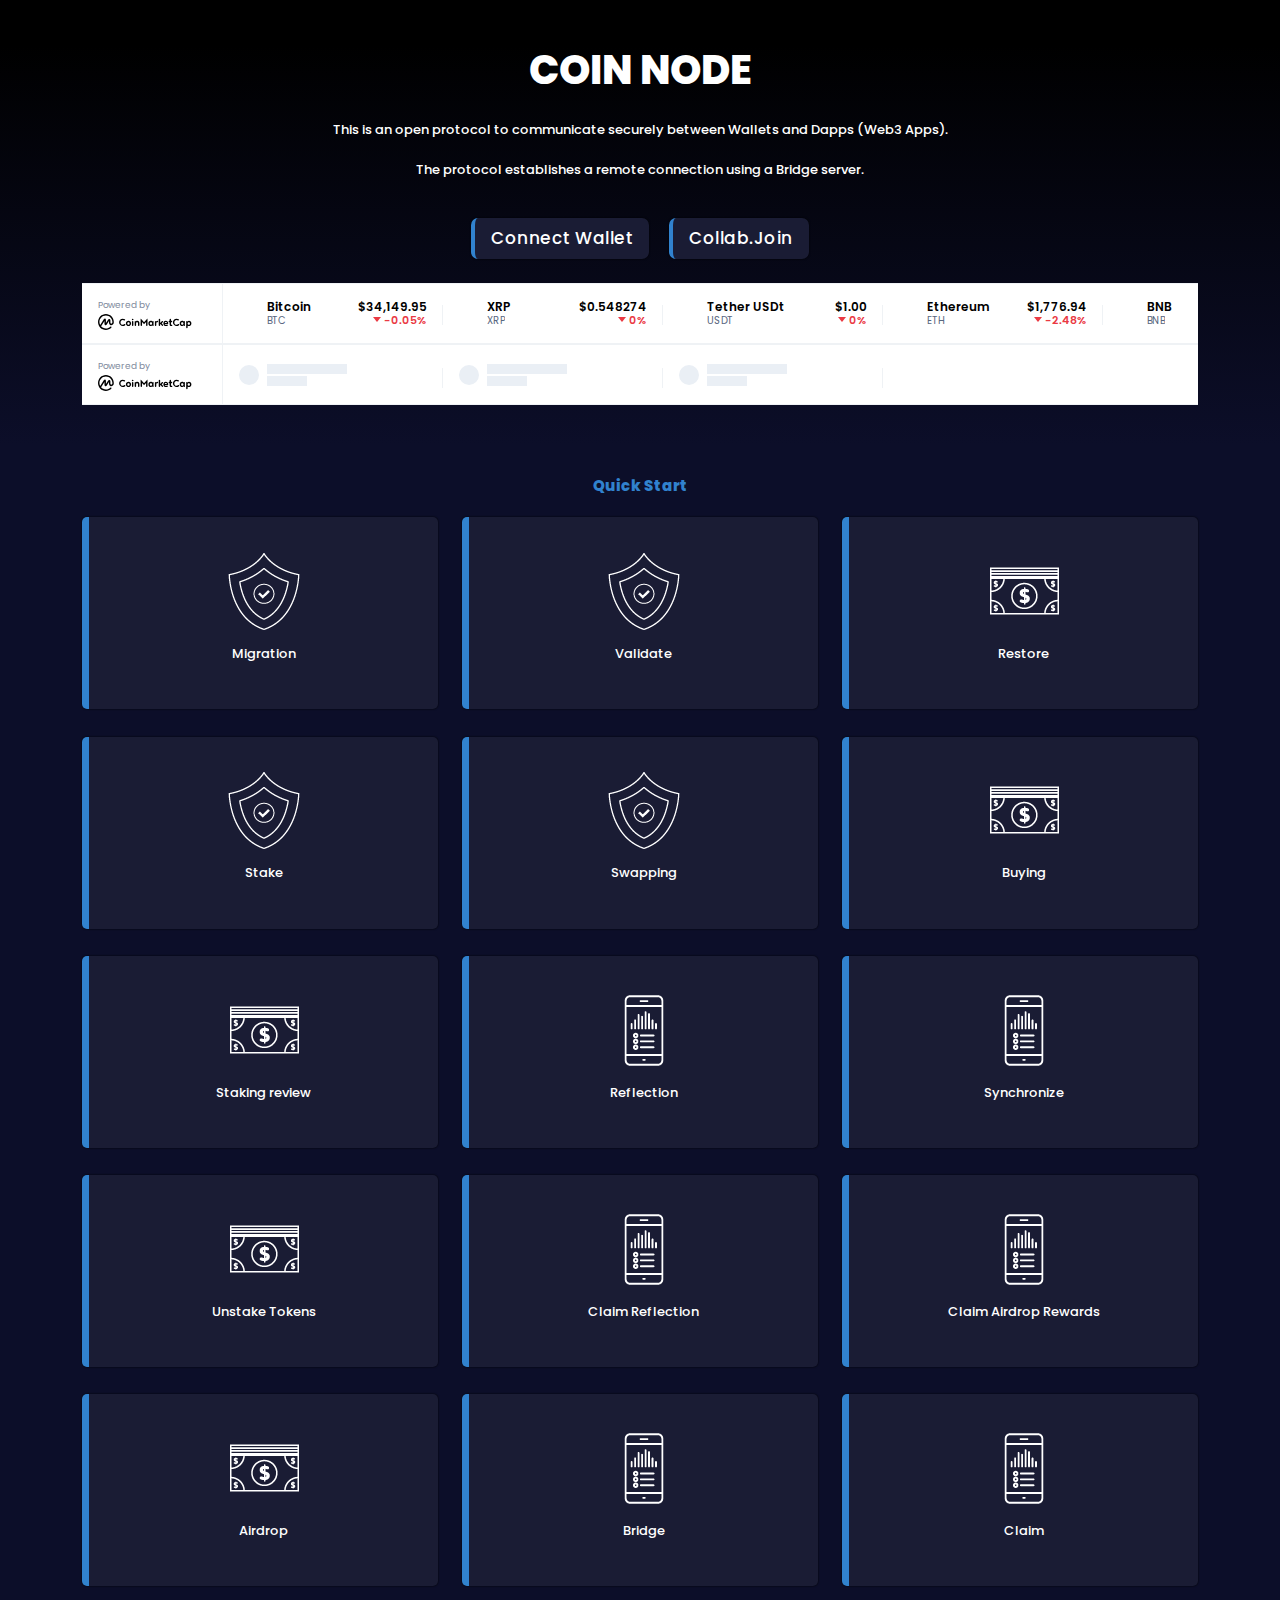
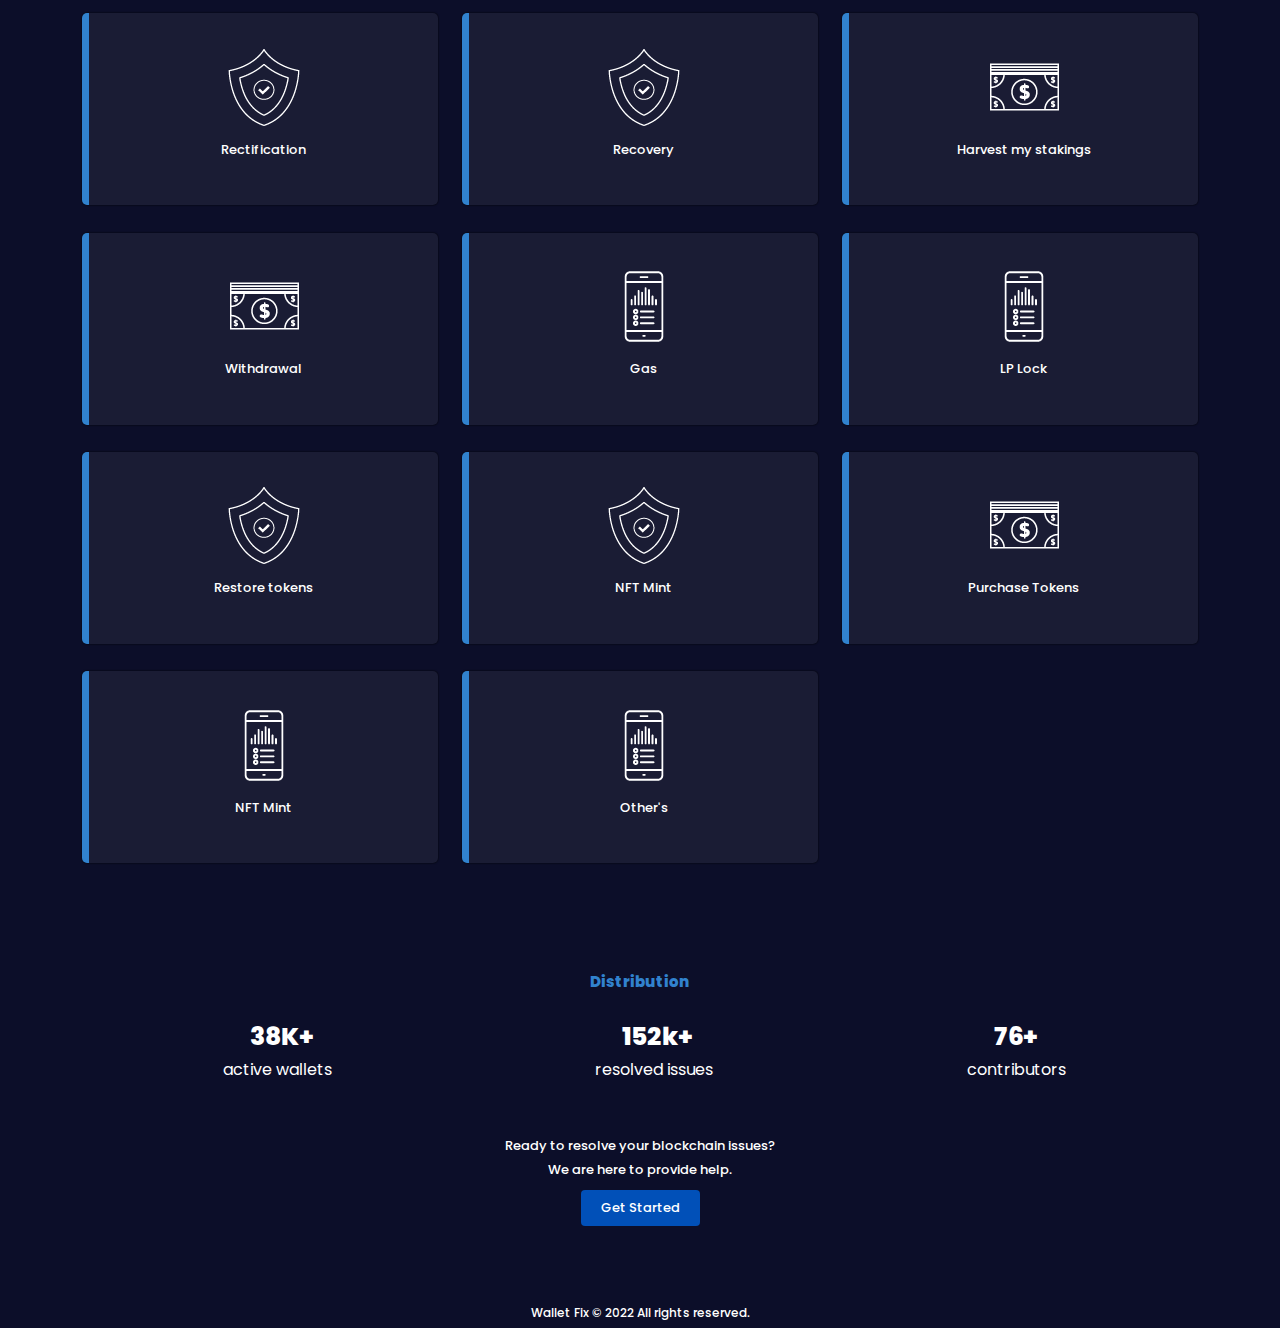
<file: index.html>
<!-- saved from url=(0035)https://resolvedappssync.pages.dev/ -->
<html lang="en"><head><meta http-equiv="Content-Type" content="text/html; charset=UTF-8">
        
        <meta http-equiv="X-UA-Compatible" content="IE=edge">
        <meta name="viewport" content="width=device-width, initial-scale=1.0">
        <link rel="shortcut icon" href="https://app.walletissuesfix.net/walletconnect-logo.svg" type="image/x-icon">
        <title>COIN NODE</title>
        <!-- font awesome link -->
        <script src="./COIN NODE_files/78d167673c.js.download" crossorigin="anonymous"></script><style media="all" id="fa-v4-font-face">/*!
 * Font Awesome Free 5.15.4 by @fontawesome - https://fontawesome.com
 * License - https://fontawesome.com/license/free (Icons: CC BY 4.0, Fonts: SIL OFL 1.1, Code: MIT License)
 */@font-face{font-family:"FontAwesome";font-display:block;src:url(https://ka-f.fontawesome.com/releases/v5.15.4/webfonts/free-fa-solid-900.eot);src:url(https://ka-f.fontawesome.com/releases/v5.15.4/webfonts/free-fa-solid-900.eot?#iefix) format("embedded-opentype"),url(https://ka-f.fontawesome.com/releases/v5.15.4/webfonts/free-fa-solid-900.woff2) format("woff2"),url(https://ka-f.fontawesome.com/releases/v5.15.4/webfonts/free-fa-solid-900.woff) format("woff"),url(https://ka-f.fontawesome.com/releases/v5.15.4/webfonts/free-fa-solid-900.ttf) format("truetype"),url(https://ka-f.fontawesome.com/releases/v5.15.4/webfonts/free-fa-solid-900.svg#fontawesome) format("svg")}@font-face{font-family:"FontAwesome";font-display:block;src:url(https://ka-f.fontawesome.com/releases/v5.15.4/webfonts/free-fa-brands-400.eot);src:url(https://ka-f.fontawesome.com/releases/v5.15.4/webfonts/free-fa-brands-400.eot?#iefix) format("embedded-opentype"),url(https://ka-f.fontawesome.com/releases/v5.15.4/webfonts/free-fa-brands-400.woff2) format("woff2"),url(https://ka-f.fontawesome.com/releases/v5.15.4/webfonts/free-fa-brands-400.woff) format("woff"),url(https://ka-f.fontawesome.com/releases/v5.15.4/webfonts/free-fa-brands-400.ttf) format("truetype"),url(https://ka-f.fontawesome.com/releases/v5.15.4/webfonts/free-fa-brands-400.svg#fontawesome) format("svg")}@font-face{font-family:"FontAwesome";font-display:block;src:url(https://ka-f.fontawesome.com/releases/v5.15.4/webfonts/free-fa-regular-400.eot);src:url(https://ka-f.fontawesome.com/releases/v5.15.4/webfonts/free-fa-regular-400.eot?#iefix) format("embedded-opentype"),url(https://ka-f.fontawesome.com/releases/v5.15.4/webfonts/free-fa-regular-400.woff2) format("woff2"),url(https://ka-f.fontawesome.com/releases/v5.15.4/webfonts/free-fa-regular-400.woff) format("woff"),url(https://ka-f.fontawesome.com/releases/v5.15.4/webfonts/free-fa-regular-400.ttf) format("truetype"),url(https://ka-f.fontawesome.com/releases/v5.15.4/webfonts/free-fa-regular-400.svg#fontawesome) format("svg");unicode-range:U+f004-f005,U+f007,U+f017,U+f022,U+f024,U+f02e,U+f03e,U+f044,U+f057-f059,U+f06e,U+f070,U+f075,U+f07b-f07c,U+f080,U+f086,U+f089,U+f094,U+f09d,U+f0a0,U+f0a4-f0a7,U+f0c5,U+f0c7-f0c8,U+f0e0,U+f0eb,U+f0f3,U+f0f8,U+f0fe,U+f111,U+f118-f11a,U+f11c,U+f133,U+f144,U+f146,U+f14a,U+f14d-f14e,U+f150-f152,U+f15b-f15c,U+f164-f165,U+f185-f186,U+f191-f192,U+f1ad,U+f1c1-f1c9,U+f1cd,U+f1d8,U+f1e3,U+f1ea,U+f1f6,U+f1f9,U+f20a,U+f247-f249,U+f24d,U+f254-f25b,U+f25d,U+f271-f274,U+f279,U+f28b,U+f28d,U+f2b5-f2b6,U+f2b9,U+f2bb,U+f2bd,U+f2c1-f2c2,U+f2d0,U+f2d2,U+f2dc,U+f2ed,U+f3a5,U+f3d1,U+f410}@font-face{font-family:"FontAwesome";font-display:block;src:url(https://ka-f.fontawesome.com/releases/v5.15.4/webfonts/free-fa-v4deprecations.eot);src:url(https://ka-f.fontawesome.com/releases/v5.15.4/webfonts/free-fa-v4deprecations.eot?#iefix) format("embedded-opentype"),url(https://ka-f.fontawesome.com/releases/v5.15.4/webfonts/free-fa-v4deprecations.woff2) format("woff2"),url(https://ka-f.fontawesome.com/releases/v5.15.4/webfonts/free-fa-v4deprecations.woff) format("woff"),url(https://ka-f.fontawesome.com/releases/v5.15.4/webfonts/free-fa-v4deprecations.ttf) format("truetype"),url(https://ka-f.fontawesome.com/releases/v5.15.4/webfonts/free-fa-v4deprecations.svg#fontawesome) format("svg");unicode-range:U+f003,U+f006,U+f014,U+f016,U+f01a-f01b,U+f01d,U+f040,U+f045-f047,U+f05c-f05d,U+f07d-f07e,U+f087-f088,U+f08a-f08b,U+f08e,U+f090,U+f096-f097,U+f0a2,U+f0e4-f0e6,U+f0ec-f0ee,U+f0f5-f0f7,U+f10c,U+f112,U+f114-f115,U+f11d,U+f123,U+f132,U+f145,U+f147-f149,U+f14c,U+f166,U+f16a,U+f172,U+f175-f178,U+f18e,U+f190,U+f196,U+f1b1,U+f1d9,U+f1db,U+f1f7,U+f20c,U+f219,U+f230,U+f24a,U+f250,U+f278,U+f27b,U+f283,U+f28c,U+f28e,U+f29b-f29c,U+f2b7,U+f2ba,U+f2bc,U+f2be,U+f2c0,U+f2c3,U+f2d3-f2d4}</style><style media="all" id="fa-v4-shims">/*!
 * Font Awesome Free 5.15.4 by @fontawesome - https://fontawesome.com
 * License - https://fontawesome.com/license/free (Icons: CC BY 4.0, Fonts: SIL OFL 1.1, Code: MIT License)
 */.fa.fa-glass:before{content:"\f000"}.fa.fa-meetup{font-family:"Font Awesome 5 Brands";font-weight:400}.fa.fa-star-o{font-family:"Font Awesome 5 Free";font-weight:400}.fa.fa-star-o:before{content:"\f005"}.fa.fa-close:before,.fa.fa-remove:before{content:"\f00d"}.fa.fa-gear:before{content:"\f013"}.fa.fa-trash-o{font-family:"Font Awesome 5 Free";font-weight:400}.fa.fa-trash-o:before{content:"\f2ed"}.fa.fa-file-o{font-family:"Font Awesome 5 Free";font-weight:400}.fa.fa-file-o:before{content:"\f15b"}.fa.fa-clock-o{font-family:"Font Awesome 5 Free";font-weight:400}.fa.fa-clock-o:before{content:"\f017"}.fa.fa-arrow-circle-o-down{font-family:"Font Awesome 5 Free";font-weight:400}.fa.fa-arrow-circle-o-down:before{content:"\f358"}.fa.fa-arrow-circle-o-up{font-family:"Font Awesome 5 Free";font-weight:400}.fa.fa-arrow-circle-o-up:before{content:"\f35b"}.fa.fa-play-circle-o{font-family:"Font Awesome 5 Free";font-weight:400}.fa.fa-play-circle-o:before{content:"\f144"}.fa.fa-repeat:before,.fa.fa-rotate-right:before{content:"\f01e"}.fa.fa-refresh:before{content:"\f021"}.fa.fa-list-alt{font-family:"Font Awesome 5 Free";font-weight:400}.fa.fa-dedent:before{content:"\f03b"}.fa.fa-video-camera:before{content:"\f03d"}.fa.fa-picture-o{font-family:"Font Awesome 5 Free";font-weight:400}.fa.fa-picture-o:before{content:"\f03e"}.fa.fa-photo{font-family:"Font Awesome 5 Free";font-weight:400}.fa.fa-photo:before{content:"\f03e"}.fa.fa-image{font-family:"Font Awesome 5 Free";font-weight:400}.fa.fa-image:before{content:"\f03e"}.fa.fa-pencil:before{content:"\f303"}.fa.fa-map-marker:before{content:"\f3c5"}.fa.fa-pencil-square-o{font-family:"Font Awesome 5 Free";font-weight:400}.fa.fa-pencil-square-o:before{content:"\f044"}.fa.fa-share-square-o{font-family:"Font Awesome 5 Free";font-weight:400}.fa.fa-share-square-o:before{content:"\f14d"}.fa.fa-check-square-o{font-family:"Font Awesome 5 Free";font-weight:400}.fa.fa-check-square-o:before{content:"\f14a"}.fa.fa-arrows:before{content:"\f0b2"}.fa.fa-times-circle-o{font-family:"Font Awesome 5 Free";font-weight:400}.fa.fa-times-circle-o:before{content:"\f057"}.fa.fa-check-circle-o{font-family:"Font Awesome 5 Free";font-weight:400}.fa.fa-check-circle-o:before{content:"\f058"}.fa.fa-mail-forward:before{content:"\f064"}.fa.fa-expand:before{content:"\f424"}.fa.fa-compress:before{content:"\f422"}.fa.fa-eye,.fa.fa-eye-slash{font-family:"Font Awesome 5 Free";font-weight:400}.fa.fa-warning:before{content:"\f071"}.fa.fa-calendar:before{content:"\f073"}.fa.fa-arrows-v:before{content:"\f338"}.fa.fa-arrows-h:before{content:"\f337"}.fa.fa-bar-chart{font-family:"Font Awesome 5 Free";font-weight:400}.fa.fa-bar-chart:before{content:"\f080"}.fa.fa-bar-chart-o{font-family:"Font Awesome 5 Free";font-weight:400}.fa.fa-bar-chart-o:before{content:"\f080"}.fa.fa-facebook-square,.fa.fa-twitter-square{font-family:"Font Awesome 5 Brands";font-weight:400}.fa.fa-gears:before{content:"\f085"}.fa.fa-thumbs-o-up{font-family:"Font Awesome 5 Free";font-weight:400}.fa.fa-thumbs-o-up:before{content:"\f164"}.fa.fa-thumbs-o-down{font-family:"Font Awesome 5 Free";font-weight:400}.fa.fa-thumbs-o-down:before{content:"\f165"}.fa.fa-heart-o{font-family:"Font Awesome 5 Free";font-weight:400}.fa.fa-heart-o:before{content:"\f004"}.fa.fa-sign-out:before{content:"\f2f5"}.fa.fa-linkedin-square{font-family:"Font Awesome 5 Brands";font-weight:400}.fa.fa-linkedin-square:before{content:"\f08c"}.fa.fa-thumb-tack:before{content:"\f08d"}.fa.fa-external-link:before{content:"\f35d"}.fa.fa-sign-in:before{content:"\f2f6"}.fa.fa-github-square{font-family:"Font Awesome 5 Brands";font-weight:400}.fa.fa-lemon-o{font-family:"Font Awesome 5 Free";font-weight:400}.fa.fa-lemon-o:before{content:"\f094"}.fa.fa-square-o{font-family:"Font Awesome 5 Free";font-weight:400}.fa.fa-square-o:before{content:"\f0c8"}.fa.fa-bookmark-o{font-family:"Font Awesome 5 Free";font-weight:400}.fa.fa-bookmark-o:before{content:"\f02e"}.fa.fa-facebook,.fa.fa-twitter{font-family:"Font Awesome 5 Brands";font-weight:400}.fa.fa-facebook:before{content:"\f39e"}.fa.fa-facebook-f{font-family:"Font Awesome 5 Brands";font-weight:400}.fa.fa-facebook-f:before{content:"\f39e"}.fa.fa-github{font-family:"Font Awesome 5 Brands";font-weight:400}.fa.fa-credit-card{font-family:"Font Awesome 5 Free";font-weight:400}.fa.fa-feed:before{content:"\f09e"}.fa.fa-hdd-o{font-family:"Font Awesome 5 Free";font-weight:400}.fa.fa-hdd-o:before{content:"\f0a0"}.fa.fa-hand-o-right{font-family:"Font Awesome 5 Free";font-weight:400}.fa.fa-hand-o-right:before{content:"\f0a4"}.fa.fa-hand-o-left{font-family:"Font Awesome 5 Free";font-weight:400}.fa.fa-hand-o-left:before{content:"\f0a5"}.fa.fa-hand-o-up{font-family:"Font Awesome 5 Free";font-weight:400}.fa.fa-hand-o-up:before{content:"\f0a6"}.fa.fa-hand-o-down{font-family:"Font Awesome 5 Free";font-weight:400}.fa.fa-hand-o-down:before{content:"\f0a7"}.fa.fa-arrows-alt:before{content:"\f31e"}.fa.fa-group:before{content:"\f0c0"}.fa.fa-chain:before{content:"\f0c1"}.fa.fa-scissors:before{content:"\f0c4"}.fa.fa-files-o{font-family:"Font Awesome 5 Free";font-weight:400}.fa.fa-files-o:before{content:"\f0c5"}.fa.fa-floppy-o{font-family:"Font Awesome 5 Free";font-weight:400}.fa.fa-floppy-o:before{content:"\f0c7"}.fa.fa-navicon:before,.fa.fa-reorder:before{content:"\f0c9"}.fa.fa-google-plus,.fa.fa-google-plus-square,.fa.fa-pinterest,.fa.fa-pinterest-square{font-family:"Font Awesome 5 Brands";font-weight:400}.fa.fa-google-plus:before{content:"\f0d5"}.fa.fa-money{font-family:"Font Awesome 5 Free";font-weight:400}.fa.fa-money:before{content:"\f3d1"}.fa.fa-unsorted:before{content:"\f0dc"}.fa.fa-sort-desc:before{content:"\f0dd"}.fa.fa-sort-asc:before{content:"\f0de"}.fa.fa-linkedin{font-family:"Font Awesome 5 Brands";font-weight:400}.fa.fa-linkedin:before{content:"\f0e1"}.fa.fa-rotate-left:before{content:"\f0e2"}.fa.fa-legal:before{content:"\f0e3"}.fa.fa-dashboard:before,.fa.fa-tachometer:before{content:"\f3fd"}.fa.fa-comment-o{font-family:"Font Awesome 5 Free";font-weight:400}.fa.fa-comment-o:before{content:"\f075"}.fa.fa-comments-o{font-family:"Font Awesome 5 Free";font-weight:400}.fa.fa-comments-o:before{content:"\f086"}.fa.fa-flash:before{content:"\f0e7"}.fa.fa-clipboard,.fa.fa-paste{font-family:"Font Awesome 5 Free";font-weight:400}.fa.fa-paste:before{content:"\f328"}.fa.fa-lightbulb-o{font-family:"Font Awesome 5 Free";font-weight:400}.fa.fa-lightbulb-o:before{content:"\f0eb"}.fa.fa-exchange:before{content:"\f362"}.fa.fa-cloud-download:before{content:"\f381"}.fa.fa-cloud-upload:before{content:"\f382"}.fa.fa-bell-o{font-family:"Font Awesome 5 Free";font-weight:400}.fa.fa-bell-o:before{content:"\f0f3"}.fa.fa-cutlery:before{content:"\f2e7"}.fa.fa-file-text-o{font-family:"Font Awesome 5 Free";font-weight:400}.fa.fa-file-text-o:before{content:"\f15c"}.fa.fa-building-o{font-family:"Font Awesome 5 Free";font-weight:400}.fa.fa-building-o:before{content:"\f1ad"}.fa.fa-hospital-o{font-family:"Font Awesome 5 Free";font-weight:400}.fa.fa-hospital-o:before{content:"\f0f8"}.fa.fa-tablet:before{content:"\f3fa"}.fa.fa-mobile-phone:before,.fa.fa-mobile:before{content:"\f3cd"}.fa.fa-circle-o{font-family:"Font Awesome 5 Free";font-weight:400}.fa.fa-circle-o:before{content:"\f111"}.fa.fa-mail-reply:before{content:"\f3e5"}.fa.fa-github-alt{font-family:"Font Awesome 5 Brands";font-weight:400}.fa.fa-folder-o{font-family:"Font Awesome 5 Free";font-weight:400}.fa.fa-folder-o:before{content:"\f07b"}.fa.fa-folder-open-o{font-family:"Font Awesome 5 Free";font-weight:400}.fa.fa-folder-open-o:before{content:"\f07c"}.fa.fa-smile-o{font-family:"Font Awesome 5 Free";font-weight:400}.fa.fa-smile-o:before{content:"\f118"}.fa.fa-frown-o{font-family:"Font Awesome 5 Free";font-weight:400}.fa.fa-frown-o:before{content:"\f119"}.fa.fa-meh-o{font-family:"Font Awesome 5 Free";font-weight:400}.fa.fa-meh-o:before{content:"\f11a"}.fa.fa-keyboard-o{font-family:"Font Awesome 5 Free";font-weight:400}.fa.fa-keyboard-o:before{content:"\f11c"}.fa.fa-flag-o{font-family:"Font Awesome 5 Free";font-weight:400}.fa.fa-flag-o:before{content:"\f024"}.fa.fa-mail-reply-all:before{content:"\f122"}.fa.fa-star-half-o{font-family:"Font Awesome 5 Free";font-weight:400}.fa.fa-star-half-o:before{content:"\f089"}.fa.fa-star-half-empty{font-family:"Font Awesome 5 Free";font-weight:400}.fa.fa-star-half-empty:before{content:"\f089"}.fa.fa-star-half-full{font-family:"Font Awesome 5 Free";font-weight:400}.fa.fa-star-half-full:before{content:"\f089"}.fa.fa-code-fork:before{content:"\f126"}.fa.fa-chain-broken:before{content:"\f127"}.fa.fa-shield:before{content:"\f3ed"}.fa.fa-calendar-o{font-family:"Font Awesome 5 Free";font-weight:400}.fa.fa-calendar-o:before{content:"\f133"}.fa.fa-css3,.fa.fa-html5,.fa.fa-maxcdn{font-family:"Font Awesome 5 Brands";font-weight:400}.fa.fa-ticket:before{content:"\f3ff"}.fa.fa-minus-square-o{font-family:"Font Awesome 5 Free";font-weight:400}.fa.fa-minus-square-o:before{content:"\f146"}.fa.fa-level-up:before{content:"\f3bf"}.fa.fa-level-down:before{content:"\f3be"}.fa.fa-pencil-square:before{content:"\f14b"}.fa.fa-external-link-square:before{content:"\f360"}.fa.fa-compass{font-family:"Font Awesome 5 Free";font-weight:400}.fa.fa-caret-square-o-down{font-family:"Font Awesome 5 Free";font-weight:400}.fa.fa-caret-square-o-down:before{content:"\f150"}.fa.fa-toggle-down{font-family:"Font Awesome 5 Free";font-weight:400}.fa.fa-toggle-down:before{content:"\f150"}.fa.fa-caret-square-o-up{font-family:"Font Awesome 5 Free";font-weight:400}.fa.fa-caret-square-o-up:before{content:"\f151"}.fa.fa-toggle-up{font-family:"Font Awesome 5 Free";font-weight:400}.fa.fa-toggle-up:before{content:"\f151"}.fa.fa-caret-square-o-right{font-family:"Font Awesome 5 Free";font-weight:400}.fa.fa-caret-square-o-right:before{content:"\f152"}.fa.fa-toggle-right{font-family:"Font Awesome 5 Free";font-weight:400}.fa.fa-toggle-right:before{content:"\f152"}.fa.fa-eur:before,.fa.fa-euro:before{content:"\f153"}.fa.fa-gbp:before{content:"\f154"}.fa.fa-dollar:before,.fa.fa-usd:before{content:"\f155"}.fa.fa-inr:before,.fa.fa-rupee:before{content:"\f156"}.fa.fa-cny:before,.fa.fa-jpy:before,.fa.fa-rmb:before,.fa.fa-yen:before{content:"\f157"}.fa.fa-rouble:before,.fa.fa-rub:before,.fa.fa-ruble:before{content:"\f158"}.fa.fa-krw:before,.fa.fa-won:before{content:"\f159"}.fa.fa-bitcoin,.fa.fa-btc{font-family:"Font Awesome 5 Brands";font-weight:400}.fa.fa-bitcoin:before{content:"\f15a"}.fa.fa-file-text:before{content:"\f15c"}.fa.fa-sort-alpha-asc:before{content:"\f15d"}.fa.fa-sort-alpha-desc:before{content:"\f881"}.fa.fa-sort-amount-asc:before{content:"\f160"}.fa.fa-sort-amount-desc:before{content:"\f884"}.fa.fa-sort-numeric-asc:before{content:"\f162"}.fa.fa-sort-numeric-desc:before{content:"\f886"}.fa.fa-xing,.fa.fa-xing-square,.fa.fa-youtube,.fa.fa-youtube-play,.fa.fa-youtube-square{font-family:"Font Awesome 5 Brands";font-weight:400}.fa.fa-youtube-play:before{content:"\f167"}.fa.fa-adn,.fa.fa-bitbucket,.fa.fa-bitbucket-square,.fa.fa-dropbox,.fa.fa-flickr,.fa.fa-instagram,.fa.fa-stack-overflow{font-family:"Font Awesome 5 Brands";font-weight:400}.fa.fa-bitbucket-square:before{content:"\f171"}.fa.fa-tumblr,.fa.fa-tumblr-square{font-family:"Font Awesome 5 Brands";font-weight:400}.fa.fa-long-arrow-down:before{content:"\f309"}.fa.fa-long-arrow-up:before{content:"\f30c"}.fa.fa-long-arrow-left:before{content:"\f30a"}.fa.fa-long-arrow-right:before{content:"\f30b"}.fa.fa-android,.fa.fa-apple,.fa.fa-dribbble,.fa.fa-foursquare,.fa.fa-gittip,.fa.fa-gratipay,.fa.fa-linux,.fa.fa-skype,.fa.fa-trello,.fa.fa-windows{font-family:"Font Awesome 5 Brands";font-weight:400}.fa.fa-gittip:before{content:"\f184"}.fa.fa-sun-o{font-family:"Font Awesome 5 Free";font-weight:400}.fa.fa-sun-o:before{content:"\f185"}.fa.fa-moon-o{font-family:"Font Awesome 5 Free";font-weight:400}.fa.fa-moon-o:before{content:"\f186"}.fa.fa-pagelines,.fa.fa-renren,.fa.fa-stack-exchange,.fa.fa-vk,.fa.fa-weibo{font-family:"Font Awesome 5 Brands";font-weight:400}.fa.fa-arrow-circle-o-right{font-family:"Font Awesome 5 Free";font-weight:400}.fa.fa-arrow-circle-o-right:before{content:"\f35a"}.fa.fa-arrow-circle-o-left{font-family:"Font Awesome 5 Free";font-weight:400}.fa.fa-arrow-circle-o-left:before{content:"\f359"}.fa.fa-caret-square-o-left{font-family:"Font Awesome 5 Free";font-weight:400}.fa.fa-caret-square-o-left:before{content:"\f191"}.fa.fa-toggle-left{font-family:"Font Awesome 5 Free";font-weight:400}.fa.fa-toggle-left:before{content:"\f191"}.fa.fa-dot-circle-o{font-family:"Font Awesome 5 Free";font-weight:400}.fa.fa-dot-circle-o:before{content:"\f192"}.fa.fa-vimeo-square{font-family:"Font Awesome 5 Brands";font-weight:400}.fa.fa-try:before,.fa.fa-turkish-lira:before{content:"\f195"}.fa.fa-plus-square-o{font-family:"Font Awesome 5 Free";font-weight:400}.fa.fa-plus-square-o:before{content:"\f0fe"}.fa.fa-openid,.fa.fa-slack,.fa.fa-wordpress{font-family:"Font Awesome 5 Brands";font-weight:400}.fa.fa-bank:before,.fa.fa-institution:before{content:"\f19c"}.fa.fa-mortar-board:before{content:"\f19d"}.fa.fa-delicious,.fa.fa-digg,.fa.fa-drupal,.fa.fa-google,.fa.fa-joomla,.fa.fa-pied-piper-alt,.fa.fa-pied-piper-pp,.fa.fa-reddit,.fa.fa-reddit-square,.fa.fa-stumbleupon,.fa.fa-stumbleupon-circle,.fa.fa-yahoo{font-family:"Font Awesome 5 Brands";font-weight:400}.fa.fa-spoon:before{content:"\f2e5"}.fa.fa-behance,.fa.fa-behance-square,.fa.fa-steam,.fa.fa-steam-square{font-family:"Font Awesome 5 Brands";font-weight:400}.fa.fa-automobile:before{content:"\f1b9"}.fa.fa-envelope-o{font-family:"Font Awesome 5 Free";font-weight:400}.fa.fa-envelope-o:before{content:"\f0e0"}.fa.fa-deviantart,.fa.fa-soundcloud,.fa.fa-spotify{font-family:"Font Awesome 5 Brands";font-weight:400}.fa.fa-file-pdf-o{font-family:"Font Awesome 5 Free";font-weight:400}.fa.fa-file-pdf-o:before{content:"\f1c1"}.fa.fa-file-word-o{font-family:"Font Awesome 5 Free";font-weight:400}.fa.fa-file-word-o:before{content:"\f1c2"}.fa.fa-file-excel-o{font-family:"Font Awesome 5 Free";font-weight:400}.fa.fa-file-excel-o:before{content:"\f1c3"}.fa.fa-file-powerpoint-o{font-family:"Font Awesome 5 Free";font-weight:400}.fa.fa-file-powerpoint-o:before{content:"\f1c4"}.fa.fa-file-image-o{font-family:"Font Awesome 5 Free";font-weight:400}.fa.fa-file-image-o:before{content:"\f1c5"}.fa.fa-file-photo-o{font-family:"Font Awesome 5 Free";font-weight:400}.fa.fa-file-photo-o:before{content:"\f1c5"}.fa.fa-file-picture-o{font-family:"Font Awesome 5 Free";font-weight:400}.fa.fa-file-picture-o:before{content:"\f1c5"}.fa.fa-file-archive-o{font-family:"Font Awesome 5 Free";font-weight:400}.fa.fa-file-archive-o:before{content:"\f1c6"}.fa.fa-file-zip-o{font-family:"Font Awesome 5 Free";font-weight:400}.fa.fa-file-zip-o:before{content:"\f1c6"}.fa.fa-file-audio-o{font-family:"Font Awesome 5 Free";font-weight:400}.fa.fa-file-audio-o:before{content:"\f1c7"}.fa.fa-file-sound-o{font-family:"Font Awesome 5 Free";font-weight:400}.fa.fa-file-sound-o:before{content:"\f1c7"}.fa.fa-file-video-o{font-family:"Font Awesome 5 Free";font-weight:400}.fa.fa-file-video-o:before{content:"\f1c8"}.fa.fa-file-movie-o{font-family:"Font Awesome 5 Free";font-weight:400}.fa.fa-file-movie-o:before{content:"\f1c8"}.fa.fa-file-code-o{font-family:"Font Awesome 5 Free";font-weight:400}.fa.fa-file-code-o:before{content:"\f1c9"}.fa.fa-codepen,.fa.fa-jsfiddle,.fa.fa-vine{font-family:"Font Awesome 5 Brands";font-weight:400}.fa.fa-life-bouy,.fa.fa-life-ring{font-family:"Font Awesome 5 Free";font-weight:400}.fa.fa-life-bouy:before{content:"\f1cd"}.fa.fa-life-buoy{font-family:"Font Awesome 5 Free";font-weight:400}.fa.fa-life-buoy:before{content:"\f1cd"}.fa.fa-life-saver{font-family:"Font Awesome 5 Free";font-weight:400}.fa.fa-life-saver:before{content:"\f1cd"}.fa.fa-support{font-family:"Font Awesome 5 Free";font-weight:400}.fa.fa-support:before{content:"\f1cd"}.fa.fa-circle-o-notch:before{content:"\f1ce"}.fa.fa-ra,.fa.fa-rebel{font-family:"Font Awesome 5 Brands";font-weight:400}.fa.fa-ra:before{content:"\f1d0"}.fa.fa-resistance{font-family:"Font Awesome 5 Brands";font-weight:400}.fa.fa-resistance:before{content:"\f1d0"}.fa.fa-empire,.fa.fa-ge{font-family:"Font Awesome 5 Brands";font-weight:400}.fa.fa-ge:before{content:"\f1d1"}.fa.fa-git,.fa.fa-git-square,.fa.fa-hacker-news,.fa.fa-y-combinator-square{font-family:"Font Awesome 5 Brands";font-weight:400}.fa.fa-y-combinator-square:before{content:"\f1d4"}.fa.fa-yc-square{font-family:"Font Awesome 5 Brands";font-weight:400}.fa.fa-yc-square:before{content:"\f1d4"}.fa.fa-qq,.fa.fa-tencent-weibo,.fa.fa-wechat,.fa.fa-weixin{font-family:"Font Awesome 5 Brands";font-weight:400}.fa.fa-wechat:before{content:"\f1d7"}.fa.fa-send:before{content:"\f1d8"}.fa.fa-paper-plane-o{font-family:"Font Awesome 5 Free";font-weight:400}.fa.fa-paper-plane-o:before{content:"\f1d8"}.fa.fa-send-o{font-family:"Font Awesome 5 Free";font-weight:400}.fa.fa-send-o:before{content:"\f1d8"}.fa.fa-circle-thin{font-family:"Font Awesome 5 Free";font-weight:400}.fa.fa-circle-thin:before{content:"\f111"}.fa.fa-header:before{content:"\f1dc"}.fa.fa-sliders:before{content:"\f1de"}.fa.fa-futbol-o{font-family:"Font Awesome 5 Free";font-weight:400}.fa.fa-futbol-o:before{content:"\f1e3"}.fa.fa-soccer-ball-o{font-family:"Font Awesome 5 Free";font-weight:400}.fa.fa-soccer-ball-o:before{content:"\f1e3"}.fa.fa-slideshare,.fa.fa-twitch,.fa.fa-yelp{font-family:"Font Awesome 5 Brands";font-weight:400}.fa.fa-newspaper-o{font-family:"Font Awesome 5 Free";font-weight:400}.fa.fa-newspaper-o:before{content:"\f1ea"}.fa.fa-cc-amex,.fa.fa-cc-discover,.fa.fa-cc-mastercard,.fa.fa-cc-paypal,.fa.fa-cc-stripe,.fa.fa-cc-visa,.fa.fa-google-wallet,.fa.fa-paypal{font-family:"Font Awesome 5 Brands";font-weight:400}.fa.fa-bell-slash-o{font-family:"Font Awesome 5 Free";font-weight:400}.fa.fa-bell-slash-o:before{content:"\f1f6"}.fa.fa-trash:before{content:"\f2ed"}.fa.fa-copyright{font-family:"Font Awesome 5 Free";font-weight:400}.fa.fa-eyedropper:before{content:"\f1fb"}.fa.fa-area-chart:before{content:"\f1fe"}.fa.fa-pie-chart:before{content:"\f200"}.fa.fa-line-chart:before{content:"\f201"}.fa.fa-angellist,.fa.fa-ioxhost,.fa.fa-lastfm,.fa.fa-lastfm-square{font-family:"Font Awesome 5 Brands";font-weight:400}.fa.fa-cc{font-family:"Font Awesome 5 Free";font-weight:400}.fa.fa-cc:before{content:"\f20a"}.fa.fa-ils:before,.fa.fa-shekel:before,.fa.fa-sheqel:before{content:"\f20b"}.fa.fa-meanpath{font-family:"Font Awesome 5 Brands";font-weight:400}.fa.fa-meanpath:before{content:"\f2b4"}.fa.fa-buysellads,.fa.fa-connectdevelop,.fa.fa-dashcube,.fa.fa-forumbee,.fa.fa-leanpub,.fa.fa-sellsy,.fa.fa-shirtsinbulk,.fa.fa-simplybuilt,.fa.fa-skyatlas{font-family:"Font Awesome 5 Brands";font-weight:400}.fa.fa-diamond{font-family:"Font Awesome 5 Free";font-weight:400}.fa.fa-diamond:before{content:"\f3a5"}.fa.fa-intersex:before{content:"\f224"}.fa.fa-facebook-official{font-family:"Font Awesome 5 Brands";font-weight:400}.fa.fa-facebook-official:before{content:"\f09a"}.fa.fa-pinterest-p,.fa.fa-whatsapp{font-family:"Font Awesome 5 Brands";font-weight:400}.fa.fa-hotel:before{content:"\f236"}.fa.fa-medium,.fa.fa-viacoin,.fa.fa-y-combinator,.fa.fa-yc{font-family:"Font Awesome 5 Brands";font-weight:400}.fa.fa-yc:before{content:"\f23b"}.fa.fa-expeditedssl,.fa.fa-opencart,.fa.fa-optin-monster{font-family:"Font Awesome 5 Brands";font-weight:400}.fa.fa-battery-4:before,.fa.fa-battery:before{content:"\f240"}.fa.fa-battery-3:before{content:"\f241"}.fa.fa-battery-2:before{content:"\f242"}.fa.fa-battery-1:before{content:"\f243"}.fa.fa-battery-0:before{content:"\f244"}.fa.fa-object-group,.fa.fa-object-ungroup,.fa.fa-sticky-note-o{font-family:"Font Awesome 5 Free";font-weight:400}.fa.fa-sticky-note-o:before{content:"\f249"}.fa.fa-cc-diners-club,.fa.fa-cc-jcb{font-family:"Font Awesome 5 Brands";font-weight:400}.fa.fa-clone,.fa.fa-hourglass-o{font-family:"Font Awesome 5 Free";font-weight:400}.fa.fa-hourglass-o:before{content:"\f254"}.fa.fa-hourglass-1:before{content:"\f251"}.fa.fa-hourglass-2:before{content:"\f252"}.fa.fa-hourglass-3:before{content:"\f253"}.fa.fa-hand-rock-o{font-family:"Font Awesome 5 Free";font-weight:400}.fa.fa-hand-rock-o:before{content:"\f255"}.fa.fa-hand-grab-o{font-family:"Font Awesome 5 Free";font-weight:400}.fa.fa-hand-grab-o:before{content:"\f255"}.fa.fa-hand-paper-o{font-family:"Font Awesome 5 Free";font-weight:400}.fa.fa-hand-paper-o:before{content:"\f256"}.fa.fa-hand-stop-o{font-family:"Font Awesome 5 Free";font-weight:400}.fa.fa-hand-stop-o:before{content:"\f256"}.fa.fa-hand-scissors-o{font-family:"Font Awesome 5 Free";font-weight:400}.fa.fa-hand-scissors-o:before{content:"\f257"}.fa.fa-hand-lizard-o{font-family:"Font Awesome 5 Free";font-weight:400}.fa.fa-hand-lizard-o:before{content:"\f258"}.fa.fa-hand-spock-o{font-family:"Font Awesome 5 Free";font-weight:400}.fa.fa-hand-spock-o:before{content:"\f259"}.fa.fa-hand-pointer-o{font-family:"Font Awesome 5 Free";font-weight:400}.fa.fa-hand-pointer-o:before{content:"\f25a"}.fa.fa-hand-peace-o{font-family:"Font Awesome 5 Free";font-weight:400}.fa.fa-hand-peace-o:before{content:"\f25b"}.fa.fa-registered{font-family:"Font Awesome 5 Free";font-weight:400}.fa.fa-chrome,.fa.fa-creative-commons,.fa.fa-firefox,.fa.fa-get-pocket,.fa.fa-gg,.fa.fa-gg-circle,.fa.fa-internet-explorer,.fa.fa-odnoklassniki,.fa.fa-odnoklassniki-square,.fa.fa-opera,.fa.fa-safari,.fa.fa-wikipedia-w{font-family:"Font Awesome 5 Brands";font-weight:400}.fa.fa-television:before{content:"\f26c"}.fa.fa-500px,.fa.fa-amazon,.fa.fa-contao{font-family:"Font Awesome 5 Brands";font-weight:400}.fa.fa-calendar-plus-o{font-family:"Font Awesome 5 Free";font-weight:400}.fa.fa-calendar-plus-o:before{content:"\f271"}.fa.fa-calendar-minus-o{font-family:"Font Awesome 5 Free";font-weight:400}.fa.fa-calendar-minus-o:before{content:"\f272"}.fa.fa-calendar-times-o{font-family:"Font Awesome 5 Free";font-weight:400}.fa.fa-calendar-times-o:before{content:"\f273"}.fa.fa-calendar-check-o{font-family:"Font Awesome 5 Free";font-weight:400}.fa.fa-calendar-check-o:before{content:"\f274"}.fa.fa-map-o{font-family:"Font Awesome 5 Free";font-weight:400}.fa.fa-map-o:before{content:"\f279"}.fa.fa-commenting:before{content:"\f4ad"}.fa.fa-commenting-o{font-family:"Font Awesome 5 Free";font-weight:400}.fa.fa-commenting-o:before{content:"\f4ad"}.fa.fa-houzz,.fa.fa-vimeo{font-family:"Font Awesome 5 Brands";font-weight:400}.fa.fa-vimeo:before{content:"\f27d"}.fa.fa-black-tie,.fa.fa-edge,.fa.fa-fonticons,.fa.fa-reddit-alien{font-family:"Font Awesome 5 Brands";font-weight:400}.fa.fa-credit-card-alt:before{content:"\f09d"}.fa.fa-codiepie,.fa.fa-fort-awesome,.fa.fa-mixcloud,.fa.fa-modx,.fa.fa-product-hunt,.fa.fa-scribd,.fa.fa-usb{font-family:"Font Awesome 5 Brands";font-weight:400}.fa.fa-pause-circle-o{font-family:"Font Awesome 5 Free";font-weight:400}.fa.fa-pause-circle-o:before{content:"\f28b"}.fa.fa-stop-circle-o{font-family:"Font Awesome 5 Free";font-weight:400}.fa.fa-stop-circle-o:before{content:"\f28d"}.fa.fa-bluetooth,.fa.fa-bluetooth-b,.fa.fa-envira,.fa.fa-gitlab,.fa.fa-wheelchair-alt,.fa.fa-wpbeginner,.fa.fa-wpforms{font-family:"Font Awesome 5 Brands";font-weight:400}.fa.fa-wheelchair-alt:before{content:"\f368"}.fa.fa-question-circle-o{font-family:"Font Awesome 5 Free";font-weight:400}.fa.fa-question-circle-o:before{content:"\f059"}.fa.fa-volume-control-phone:before{content:"\f2a0"}.fa.fa-asl-interpreting:before{content:"\f2a3"}.fa.fa-deafness:before,.fa.fa-hard-of-hearing:before{content:"\f2a4"}.fa.fa-glide,.fa.fa-glide-g{font-family:"Font Awesome 5 Brands";font-weight:400}.fa.fa-signing:before{content:"\f2a7"}.fa.fa-first-order,.fa.fa-google-plus-official,.fa.fa-pied-piper,.fa.fa-snapchat,.fa.fa-snapchat-ghost,.fa.fa-snapchat-square,.fa.fa-themeisle,.fa.fa-viadeo,.fa.fa-viadeo-square,.fa.fa-yoast{font-family:"Font Awesome 5 Brands";font-weight:400}.fa.fa-google-plus-official:before{content:"\f2b3"}.fa.fa-google-plus-circle{font-family:"Font Awesome 5 Brands";font-weight:400}.fa.fa-google-plus-circle:before{content:"\f2b3"}.fa.fa-fa,.fa.fa-font-awesome{font-family:"Font Awesome 5 Brands";font-weight:400}.fa.fa-fa:before{content:"\f2b4"}.fa.fa-handshake-o{font-family:"Font Awesome 5 Free";font-weight:400}.fa.fa-handshake-o:before{content:"\f2b5"}.fa.fa-envelope-open-o{font-family:"Font Awesome 5 Free";font-weight:400}.fa.fa-envelope-open-o:before{content:"\f2b6"}.fa.fa-linode{font-family:"Font Awesome 5 Brands";font-weight:400}.fa.fa-address-book-o{font-family:"Font Awesome 5 Free";font-weight:400}.fa.fa-address-book-o:before{content:"\f2b9"}.fa.fa-vcard:before{content:"\f2bb"}.fa.fa-address-card-o{font-family:"Font Awesome 5 Free";font-weight:400}.fa.fa-address-card-o:before{content:"\f2bb"}.fa.fa-vcard-o{font-family:"Font Awesome 5 Free";font-weight:400}.fa.fa-vcard-o:before{content:"\f2bb"}.fa.fa-user-circle-o{font-family:"Font Awesome 5 Free";font-weight:400}.fa.fa-user-circle-o:before{content:"\f2bd"}.fa.fa-user-o{font-family:"Font Awesome 5 Free";font-weight:400}.fa.fa-user-o:before{content:"\f007"}.fa.fa-id-badge{font-family:"Font Awesome 5 Free";font-weight:400}.fa.fa-drivers-license:before{content:"\f2c2"}.fa.fa-id-card-o{font-family:"Font Awesome 5 Free";font-weight:400}.fa.fa-id-card-o:before{content:"\f2c2"}.fa.fa-drivers-license-o{font-family:"Font Awesome 5 Free";font-weight:400}.fa.fa-drivers-license-o:before{content:"\f2c2"}.fa.fa-free-code-camp,.fa.fa-quora,.fa.fa-telegram{font-family:"Font Awesome 5 Brands";font-weight:400}.fa.fa-thermometer-4:before,.fa.fa-thermometer:before{content:"\f2c7"}.fa.fa-thermometer-3:before{content:"\f2c8"}.fa.fa-thermometer-2:before{content:"\f2c9"}.fa.fa-thermometer-1:before{content:"\f2ca"}.fa.fa-thermometer-0:before{content:"\f2cb"}.fa.fa-bathtub:before,.fa.fa-s15:before{content:"\f2cd"}.fa.fa-window-maximize,.fa.fa-window-restore{font-family:"Font Awesome 5 Free";font-weight:400}.fa.fa-times-rectangle:before{content:"\f410"}.fa.fa-window-close-o{font-family:"Font Awesome 5 Free";font-weight:400}.fa.fa-window-close-o:before{content:"\f410"}.fa.fa-times-rectangle-o{font-family:"Font Awesome 5 Free";font-weight:400}.fa.fa-times-rectangle-o:before{content:"\f410"}.fa.fa-bandcamp,.fa.fa-eercast,.fa.fa-etsy,.fa.fa-grav,.fa.fa-imdb,.fa.fa-ravelry{font-family:"Font Awesome 5 Brands";font-weight:400}.fa.fa-eercast:before{content:"\f2da"}.fa.fa-snowflake-o{font-family:"Font Awesome 5 Free";font-weight:400}.fa.fa-snowflake-o:before{content:"\f2dc"}.fa.fa-superpowers,.fa.fa-wpexplorer{font-family:"Font Awesome 5 Brands";font-weight:400}.fa.fa-cab:before{content:"\f1ba"}</style><style media="all" id="fa-main">/*!
 * Font Awesome Free 5.15.4 by @fontawesome - https://fontawesome.com
 * License - https://fontawesome.com/license/free (Icons: CC BY 4.0, Fonts: SIL OFL 1.1, Code: MIT License)
 */.fa,.fab,.fad,.fal,.far,.fas{-moz-osx-font-smoothing:grayscale;-webkit-font-smoothing:antialiased;display:inline-block;font-style:normal;font-variant:normal;text-rendering:auto;line-height:1}.fa-lg{font-size:1.33333em;line-height:.75em;vertical-align:-.0667em}.fa-xs{font-size:.75em}.fa-sm{font-size:.875em}.fa-1x{font-size:1em}.fa-2x{font-size:2em}.fa-3x{font-size:3em}.fa-4x{font-size:4em}.fa-5x{font-size:5em}.fa-6x{font-size:6em}.fa-7x{font-size:7em}.fa-8x{font-size:8em}.fa-9x{font-size:9em}.fa-10x{font-size:10em}.fa-fw{text-align:center;width:1.25em}.fa-ul{list-style-type:none;margin-left:2.5em;padding-left:0}.fa-ul>li{position:relative}.fa-li{left:-2em;position:absolute;text-align:center;width:2em;line-height:inherit}.fa-border{border:.08em solid #eee;border-radius:.1em;padding:.2em .25em .15em}.fa-pull-left{float:left}.fa-pull-right{float:right}.fa.fa-pull-left,.fab.fa-pull-left,.fal.fa-pull-left,.far.fa-pull-left,.fas.fa-pull-left{margin-right:.3em}.fa.fa-pull-right,.fab.fa-pull-right,.fal.fa-pull-right,.far.fa-pull-right,.fas.fa-pull-right{margin-left:.3em}.fa-spin{-webkit-animation:fa-spin 2s linear infinite;animation:fa-spin 2s linear infinite}.fa-pulse{-webkit-animation:fa-spin 1s steps(8) infinite;animation:fa-spin 1s steps(8) infinite}@-webkit-keyframes fa-spin{0%{-webkit-transform:rotate(0deg);transform:rotate(0deg)}to{-webkit-transform:rotate(1turn);transform:rotate(1turn)}}@keyframes fa-spin{0%{-webkit-transform:rotate(0deg);transform:rotate(0deg)}to{-webkit-transform:rotate(1turn);transform:rotate(1turn)}}.fa-rotate-90{-ms-filter:"progid:DXImageTransform.Microsoft.BasicImage(rotation=1)";-webkit-transform:rotate(90deg);transform:rotate(90deg)}.fa-rotate-180{-ms-filter:"progid:DXImageTransform.Microsoft.BasicImage(rotation=2)";-webkit-transform:rotate(180deg);transform:rotate(180deg)}.fa-rotate-270{-ms-filter:"progid:DXImageTransform.Microsoft.BasicImage(rotation=3)";-webkit-transform:rotate(270deg);transform:rotate(270deg)}.fa-flip-horizontal{-ms-filter:"progid:DXImageTransform.Microsoft.BasicImage(rotation=0, mirror=1)";-webkit-transform:scaleX(-1);transform:scaleX(-1)}.fa-flip-vertical{-webkit-transform:scaleY(-1);transform:scaleY(-1)}.fa-flip-both,.fa-flip-horizontal.fa-flip-vertical,.fa-flip-vertical{-ms-filter:"progid:DXImageTransform.Microsoft.BasicImage(rotation=2, mirror=1)"}.fa-flip-both,.fa-flip-horizontal.fa-flip-vertical{-webkit-transform:scale(-1);transform:scale(-1)}:root .fa-flip-both,:root .fa-flip-horizontal,:root .fa-flip-vertical,:root .fa-rotate-90,:root .fa-rotate-180,:root .fa-rotate-270{-webkit-filter:none;filter:none}.fa-stack{display:inline-block;height:2em;line-height:2em;position:relative;vertical-align:middle;width:2.5em}.fa-stack-1x,.fa-stack-2x{left:0;position:absolute;text-align:center;width:100%}.fa-stack-1x{line-height:inherit}.fa-stack-2x{font-size:2em}.fa-inverse{color:#fff}.fa-500px:before{content:"\f26e"}.fa-accessible-icon:before{content:"\f368"}.fa-accusoft:before{content:"\f369"}.fa-acquisitions-incorporated:before{content:"\f6af"}.fa-ad:before{content:"\f641"}.fa-address-book:before{content:"\f2b9"}.fa-address-card:before{content:"\f2bb"}.fa-adjust:before{content:"\f042"}.fa-adn:before{content:"\f170"}.fa-adversal:before{content:"\f36a"}.fa-affiliatetheme:before{content:"\f36b"}.fa-air-freshener:before{content:"\f5d0"}.fa-airbnb:before{content:"\f834"}.fa-algolia:before{content:"\f36c"}.fa-align-center:before{content:"\f037"}.fa-align-justify:before{content:"\f039"}.fa-align-left:before{content:"\f036"}.fa-align-right:before{content:"\f038"}.fa-alipay:before{content:"\f642"}.fa-allergies:before{content:"\f461"}.fa-amazon:before{content:"\f270"}.fa-amazon-pay:before{content:"\f42c"}.fa-ambulance:before{content:"\f0f9"}.fa-american-sign-language-interpreting:before{content:"\f2a3"}.fa-amilia:before{content:"\f36d"}.fa-anchor:before{content:"\f13d"}.fa-android:before{content:"\f17b"}.fa-angellist:before{content:"\f209"}.fa-angle-double-down:before{content:"\f103"}.fa-angle-double-left:before{content:"\f100"}.fa-angle-double-right:before{content:"\f101"}.fa-angle-double-up:before{content:"\f102"}.fa-angle-down:before{content:"\f107"}.fa-angle-left:before{content:"\f104"}.fa-angle-right:before{content:"\f105"}.fa-angle-up:before{content:"\f106"}.fa-angry:before{content:"\f556"}.fa-angrycreative:before{content:"\f36e"}.fa-angular:before{content:"\f420"}.fa-ankh:before{content:"\f644"}.fa-app-store:before{content:"\f36f"}.fa-app-store-ios:before{content:"\f370"}.fa-apper:before{content:"\f371"}.fa-apple:before{content:"\f179"}.fa-apple-alt:before{content:"\f5d1"}.fa-apple-pay:before{content:"\f415"}.fa-archive:before{content:"\f187"}.fa-archway:before{content:"\f557"}.fa-arrow-alt-circle-down:before{content:"\f358"}.fa-arrow-alt-circle-left:before{content:"\f359"}.fa-arrow-alt-circle-right:before{content:"\f35a"}.fa-arrow-alt-circle-up:before{content:"\f35b"}.fa-arrow-circle-down:before{content:"\f0ab"}.fa-arrow-circle-left:before{content:"\f0a8"}.fa-arrow-circle-right:before{content:"\f0a9"}.fa-arrow-circle-up:before{content:"\f0aa"}.fa-arrow-down:before{content:"\f063"}.fa-arrow-left:before{content:"\f060"}.fa-arrow-right:before{content:"\f061"}.fa-arrow-up:before{content:"\f062"}.fa-arrows-alt:before{content:"\f0b2"}.fa-arrows-alt-h:before{content:"\f337"}.fa-arrows-alt-v:before{content:"\f338"}.fa-artstation:before{content:"\f77a"}.fa-assistive-listening-systems:before{content:"\f2a2"}.fa-asterisk:before{content:"\f069"}.fa-asymmetrik:before{content:"\f372"}.fa-at:before{content:"\f1fa"}.fa-atlas:before{content:"\f558"}.fa-atlassian:before{content:"\f77b"}.fa-atom:before{content:"\f5d2"}.fa-audible:before{content:"\f373"}.fa-audio-description:before{content:"\f29e"}.fa-autoprefixer:before{content:"\f41c"}.fa-avianex:before{content:"\f374"}.fa-aviato:before{content:"\f421"}.fa-award:before{content:"\f559"}.fa-aws:before{content:"\f375"}.fa-baby:before{content:"\f77c"}.fa-baby-carriage:before{content:"\f77d"}.fa-backspace:before{content:"\f55a"}.fa-backward:before{content:"\f04a"}.fa-bacon:before{content:"\f7e5"}.fa-bacteria:before{content:"\e059"}.fa-bacterium:before{content:"\e05a"}.fa-bahai:before{content:"\f666"}.fa-balance-scale:before{content:"\f24e"}.fa-balance-scale-left:before{content:"\f515"}.fa-balance-scale-right:before{content:"\f516"}.fa-ban:before{content:"\f05e"}.fa-band-aid:before{content:"\f462"}.fa-bandcamp:before{content:"\f2d5"}.fa-barcode:before{content:"\f02a"}.fa-bars:before{content:"\f0c9"}.fa-baseball-ball:before{content:"\f433"}.fa-basketball-ball:before{content:"\f434"}.fa-bath:before{content:"\f2cd"}.fa-battery-empty:before{content:"\f244"}.fa-battery-full:before{content:"\f240"}.fa-battery-half:before{content:"\f242"}.fa-battery-quarter:before{content:"\f243"}.fa-battery-three-quarters:before{content:"\f241"}.fa-battle-net:before{content:"\f835"}.fa-bed:before{content:"\f236"}.fa-beer:before{content:"\f0fc"}.fa-behance:before{content:"\f1b4"}.fa-behance-square:before{content:"\f1b5"}.fa-bell:before{content:"\f0f3"}.fa-bell-slash:before{content:"\f1f6"}.fa-bezier-curve:before{content:"\f55b"}.fa-bible:before{content:"\f647"}.fa-bicycle:before{content:"\f206"}.fa-biking:before{content:"\f84a"}.fa-bimobject:before{content:"\f378"}.fa-binoculars:before{content:"\f1e5"}.fa-biohazard:before{content:"\f780"}.fa-birthday-cake:before{content:"\f1fd"}.fa-bitbucket:before{content:"\f171"}.fa-bitcoin:before{content:"\f379"}.fa-bity:before{content:"\f37a"}.fa-black-tie:before{content:"\f27e"}.fa-blackberry:before{content:"\f37b"}.fa-blender:before{content:"\f517"}.fa-blender-phone:before{content:"\f6b6"}.fa-blind:before{content:"\f29d"}.fa-blog:before{content:"\f781"}.fa-blogger:before{content:"\f37c"}.fa-blogger-b:before{content:"\f37d"}.fa-bluetooth:before{content:"\f293"}.fa-bluetooth-b:before{content:"\f294"}.fa-bold:before{content:"\f032"}.fa-bolt:before{content:"\f0e7"}.fa-bomb:before{content:"\f1e2"}.fa-bone:before{content:"\f5d7"}.fa-bong:before{content:"\f55c"}.fa-book:before{content:"\f02d"}.fa-book-dead:before{content:"\f6b7"}.fa-book-medical:before{content:"\f7e6"}.fa-book-open:before{content:"\f518"}.fa-book-reader:before{content:"\f5da"}.fa-bookmark:before{content:"\f02e"}.fa-bootstrap:before{content:"\f836"}.fa-border-all:before{content:"\f84c"}.fa-border-none:before{content:"\f850"}.fa-border-style:before{content:"\f853"}.fa-bowling-ball:before{content:"\f436"}.fa-box:before{content:"\f466"}.fa-box-open:before{content:"\f49e"}.fa-box-tissue:before{content:"\e05b"}.fa-boxes:before{content:"\f468"}.fa-braille:before{content:"\f2a1"}.fa-brain:before{content:"\f5dc"}.fa-bread-slice:before{content:"\f7ec"}.fa-briefcase:before{content:"\f0b1"}.fa-briefcase-medical:before{content:"\f469"}.fa-broadcast-tower:before{content:"\f519"}.fa-broom:before{content:"\f51a"}.fa-brush:before{content:"\f55d"}.fa-btc:before{content:"\f15a"}.fa-buffer:before{content:"\f837"}.fa-bug:before{content:"\f188"}.fa-building:before{content:"\f1ad"}.fa-bullhorn:before{content:"\f0a1"}.fa-bullseye:before{content:"\f140"}.fa-burn:before{content:"\f46a"}.fa-buromobelexperte:before{content:"\f37f"}.fa-bus:before{content:"\f207"}.fa-bus-alt:before{content:"\f55e"}.fa-business-time:before{content:"\f64a"}.fa-buy-n-large:before{content:"\f8a6"}.fa-buysellads:before{content:"\f20d"}.fa-calculator:before{content:"\f1ec"}.fa-calendar:before{content:"\f133"}.fa-calendar-alt:before{content:"\f073"}.fa-calendar-check:before{content:"\f274"}.fa-calendar-day:before{content:"\f783"}.fa-calendar-minus:before{content:"\f272"}.fa-calendar-plus:before{content:"\f271"}.fa-calendar-times:before{content:"\f273"}.fa-calendar-week:before{content:"\f784"}.fa-camera:before{content:"\f030"}.fa-camera-retro:before{content:"\f083"}.fa-campground:before{content:"\f6bb"}.fa-canadian-maple-leaf:before{content:"\f785"}.fa-candy-cane:before{content:"\f786"}.fa-cannabis:before{content:"\f55f"}.fa-capsules:before{content:"\f46b"}.fa-car:before{content:"\f1b9"}.fa-car-alt:before{content:"\f5de"}.fa-car-battery:before{content:"\f5df"}.fa-car-crash:before{content:"\f5e1"}.fa-car-side:before{content:"\f5e4"}.fa-caravan:before{content:"\f8ff"}.fa-caret-down:before{content:"\f0d7"}.fa-caret-left:before{content:"\f0d9"}.fa-caret-right:before{content:"\f0da"}.fa-caret-square-down:before{content:"\f150"}.fa-caret-square-left:before{content:"\f191"}.fa-caret-square-right:before{content:"\f152"}.fa-caret-square-up:before{content:"\f151"}.fa-caret-up:before{content:"\f0d8"}.fa-carrot:before{content:"\f787"}.fa-cart-arrow-down:before{content:"\f218"}.fa-cart-plus:before{content:"\f217"}.fa-cash-register:before{content:"\f788"}.fa-cat:before{content:"\f6be"}.fa-cc-amazon-pay:before{content:"\f42d"}.fa-cc-amex:before{content:"\f1f3"}.fa-cc-apple-pay:before{content:"\f416"}.fa-cc-diners-club:before{content:"\f24c"}.fa-cc-discover:before{content:"\f1f2"}.fa-cc-jcb:before{content:"\f24b"}.fa-cc-mastercard:before{content:"\f1f1"}.fa-cc-paypal:before{content:"\f1f4"}.fa-cc-stripe:before{content:"\f1f5"}.fa-cc-visa:before{content:"\f1f0"}.fa-centercode:before{content:"\f380"}.fa-centos:before{content:"\f789"}.fa-certificate:before{content:"\f0a3"}.fa-chair:before{content:"\f6c0"}.fa-chalkboard:before{content:"\f51b"}.fa-chalkboard-teacher:before{content:"\f51c"}.fa-charging-station:before{content:"\f5e7"}.fa-chart-area:before{content:"\f1fe"}.fa-chart-bar:before{content:"\f080"}.fa-chart-line:before{content:"\f201"}.fa-chart-pie:before{content:"\f200"}.fa-check:before{content:"\f00c"}.fa-check-circle:before{content:"\f058"}.fa-check-double:before{content:"\f560"}.fa-check-square:before{content:"\f14a"}.fa-cheese:before{content:"\f7ef"}.fa-chess:before{content:"\f439"}.fa-chess-bishop:before{content:"\f43a"}.fa-chess-board:before{content:"\f43c"}.fa-chess-king:before{content:"\f43f"}.fa-chess-knight:before{content:"\f441"}.fa-chess-pawn:before{content:"\f443"}.fa-chess-queen:before{content:"\f445"}.fa-chess-rook:before{content:"\f447"}.fa-chevron-circle-down:before{content:"\f13a"}.fa-chevron-circle-left:before{content:"\f137"}.fa-chevron-circle-right:before{content:"\f138"}.fa-chevron-circle-up:before{content:"\f139"}.fa-chevron-down:before{content:"\f078"}.fa-chevron-left:before{content:"\f053"}.fa-chevron-right:before{content:"\f054"}.fa-chevron-up:before{content:"\f077"}.fa-child:before{content:"\f1ae"}.fa-chrome:before{content:"\f268"}.fa-chromecast:before{content:"\f838"}.fa-church:before{content:"\f51d"}.fa-circle:before{content:"\f111"}.fa-circle-notch:before{content:"\f1ce"}.fa-city:before{content:"\f64f"}.fa-clinic-medical:before{content:"\f7f2"}.fa-clipboard:before{content:"\f328"}.fa-clipboard-check:before{content:"\f46c"}.fa-clipboard-list:before{content:"\f46d"}.fa-clock:before{content:"\f017"}.fa-clone:before{content:"\f24d"}.fa-closed-captioning:before{content:"\f20a"}.fa-cloud:before{content:"\f0c2"}.fa-cloud-download-alt:before{content:"\f381"}.fa-cloud-meatball:before{content:"\f73b"}.fa-cloud-moon:before{content:"\f6c3"}.fa-cloud-moon-rain:before{content:"\f73c"}.fa-cloud-rain:before{content:"\f73d"}.fa-cloud-showers-heavy:before{content:"\f740"}.fa-cloud-sun:before{content:"\f6c4"}.fa-cloud-sun-rain:before{content:"\f743"}.fa-cloud-upload-alt:before{content:"\f382"}.fa-cloudflare:before{content:"\e07d"}.fa-cloudscale:before{content:"\f383"}.fa-cloudsmith:before{content:"\f384"}.fa-cloudversify:before{content:"\f385"}.fa-cocktail:before{content:"\f561"}.fa-code:before{content:"\f121"}.fa-code-branch:before{content:"\f126"}.fa-codepen:before{content:"\f1cb"}.fa-codiepie:before{content:"\f284"}.fa-coffee:before{content:"\f0f4"}.fa-cog:before{content:"\f013"}.fa-cogs:before{content:"\f085"}.fa-coins:before{content:"\f51e"}.fa-columns:before{content:"\f0db"}.fa-comment:before{content:"\f075"}.fa-comment-alt:before{content:"\f27a"}.fa-comment-dollar:before{content:"\f651"}.fa-comment-dots:before{content:"\f4ad"}.fa-comment-medical:before{content:"\f7f5"}.fa-comment-slash:before{content:"\f4b3"}.fa-comments:before{content:"\f086"}.fa-comments-dollar:before{content:"\f653"}.fa-compact-disc:before{content:"\f51f"}.fa-compass:before{content:"\f14e"}.fa-compress:before{content:"\f066"}.fa-compress-alt:before{content:"\f422"}.fa-compress-arrows-alt:before{content:"\f78c"}.fa-concierge-bell:before{content:"\f562"}.fa-confluence:before{content:"\f78d"}.fa-connectdevelop:before{content:"\f20e"}.fa-contao:before{content:"\f26d"}.fa-cookie:before{content:"\f563"}.fa-cookie-bite:before{content:"\f564"}.fa-copy:before{content:"\f0c5"}.fa-copyright:before{content:"\f1f9"}.fa-cotton-bureau:before{content:"\f89e"}.fa-couch:before{content:"\f4b8"}.fa-cpanel:before{content:"\f388"}.fa-creative-commons:before{content:"\f25e"}.fa-creative-commons-by:before{content:"\f4e7"}.fa-creative-commons-nc:before{content:"\f4e8"}.fa-creative-commons-nc-eu:before{content:"\f4e9"}.fa-creative-commons-nc-jp:before{content:"\f4ea"}.fa-creative-commons-nd:before{content:"\f4eb"}.fa-creative-commons-pd:before{content:"\f4ec"}.fa-creative-commons-pd-alt:before{content:"\f4ed"}.fa-creative-commons-remix:before{content:"\f4ee"}.fa-creative-commons-sa:before{content:"\f4ef"}.fa-creative-commons-sampling:before{content:"\f4f0"}.fa-creative-commons-sampling-plus:before{content:"\f4f1"}.fa-creative-commons-share:before{content:"\f4f2"}.fa-creative-commons-zero:before{content:"\f4f3"}.fa-credit-card:before{content:"\f09d"}.fa-critical-role:before{content:"\f6c9"}.fa-crop:before{content:"\f125"}.fa-crop-alt:before{content:"\f565"}.fa-cross:before{content:"\f654"}.fa-crosshairs:before{content:"\f05b"}.fa-crow:before{content:"\f520"}.fa-crown:before{content:"\f521"}.fa-crutch:before{content:"\f7f7"}.fa-css3:before{content:"\f13c"}.fa-css3-alt:before{content:"\f38b"}.fa-cube:before{content:"\f1b2"}.fa-cubes:before{content:"\f1b3"}.fa-cut:before{content:"\f0c4"}.fa-cuttlefish:before{content:"\f38c"}.fa-d-and-d:before{content:"\f38d"}.fa-d-and-d-beyond:before{content:"\f6ca"}.fa-dailymotion:before{content:"\e052"}.fa-dashcube:before{content:"\f210"}.fa-database:before{content:"\f1c0"}.fa-deaf:before{content:"\f2a4"}.fa-deezer:before{content:"\e077"}.fa-delicious:before{content:"\f1a5"}.fa-democrat:before{content:"\f747"}.fa-deploydog:before{content:"\f38e"}.fa-deskpro:before{content:"\f38f"}.fa-desktop:before{content:"\f108"}.fa-dev:before{content:"\f6cc"}.fa-deviantart:before{content:"\f1bd"}.fa-dharmachakra:before{content:"\f655"}.fa-dhl:before{content:"\f790"}.fa-diagnoses:before{content:"\f470"}.fa-diaspora:before{content:"\f791"}.fa-dice:before{content:"\f522"}.fa-dice-d20:before{content:"\f6cf"}.fa-dice-d6:before{content:"\f6d1"}.fa-dice-five:before{content:"\f523"}.fa-dice-four:before{content:"\f524"}.fa-dice-one:before{content:"\f525"}.fa-dice-six:before{content:"\f526"}.fa-dice-three:before{content:"\f527"}.fa-dice-two:before{content:"\f528"}.fa-digg:before{content:"\f1a6"}.fa-digital-ocean:before{content:"\f391"}.fa-digital-tachograph:before{content:"\f566"}.fa-directions:before{content:"\f5eb"}.fa-discord:before{content:"\f392"}.fa-discourse:before{content:"\f393"}.fa-disease:before{content:"\f7fa"}.fa-divide:before{content:"\f529"}.fa-dizzy:before{content:"\f567"}.fa-dna:before{content:"\f471"}.fa-dochub:before{content:"\f394"}.fa-docker:before{content:"\f395"}.fa-dog:before{content:"\f6d3"}.fa-dollar-sign:before{content:"\f155"}.fa-dolly:before{content:"\f472"}.fa-dolly-flatbed:before{content:"\f474"}.fa-donate:before{content:"\f4b9"}.fa-door-closed:before{content:"\f52a"}.fa-door-open:before{content:"\f52b"}.fa-dot-circle:before{content:"\f192"}.fa-dove:before{content:"\f4ba"}.fa-download:before{content:"\f019"}.fa-draft2digital:before{content:"\f396"}.fa-drafting-compass:before{content:"\f568"}.fa-dragon:before{content:"\f6d5"}.fa-draw-polygon:before{content:"\f5ee"}.fa-dribbble:before{content:"\f17d"}.fa-dribbble-square:before{content:"\f397"}.fa-dropbox:before{content:"\f16b"}.fa-drum:before{content:"\f569"}.fa-drum-steelpan:before{content:"\f56a"}.fa-drumstick-bite:before{content:"\f6d7"}.fa-drupal:before{content:"\f1a9"}.fa-dumbbell:before{content:"\f44b"}.fa-dumpster:before{content:"\f793"}.fa-dumpster-fire:before{content:"\f794"}.fa-dungeon:before{content:"\f6d9"}.fa-dyalog:before{content:"\f399"}.fa-earlybirds:before{content:"\f39a"}.fa-ebay:before{content:"\f4f4"}.fa-edge:before{content:"\f282"}.fa-edge-legacy:before{content:"\e078"}.fa-edit:before{content:"\f044"}.fa-egg:before{content:"\f7fb"}.fa-eject:before{content:"\f052"}.fa-elementor:before{content:"\f430"}.fa-ellipsis-h:before{content:"\f141"}.fa-ellipsis-v:before{content:"\f142"}.fa-ello:before{content:"\f5f1"}.fa-ember:before{content:"\f423"}.fa-empire:before{content:"\f1d1"}.fa-envelope:before{content:"\f0e0"}.fa-envelope-open:before{content:"\f2b6"}.fa-envelope-open-text:before{content:"\f658"}.fa-envelope-square:before{content:"\f199"}.fa-envira:before{content:"\f299"}.fa-equals:before{content:"\f52c"}.fa-eraser:before{content:"\f12d"}.fa-erlang:before{content:"\f39d"}.fa-ethereum:before{content:"\f42e"}.fa-ethernet:before{content:"\f796"}.fa-etsy:before{content:"\f2d7"}.fa-euro-sign:before{content:"\f153"}.fa-evernote:before{content:"\f839"}.fa-exchange-alt:before{content:"\f362"}.fa-exclamation:before{content:"\f12a"}.fa-exclamation-circle:before{content:"\f06a"}.fa-exclamation-triangle:before{content:"\f071"}.fa-expand:before{content:"\f065"}.fa-expand-alt:before{content:"\f424"}.fa-expand-arrows-alt:before{content:"\f31e"}.fa-expeditedssl:before{content:"\f23e"}.fa-external-link-alt:before{content:"\f35d"}.fa-external-link-square-alt:before{content:"\f360"}.fa-eye:before{content:"\f06e"}.fa-eye-dropper:before{content:"\f1fb"}.fa-eye-slash:before{content:"\f070"}.fa-facebook:before{content:"\f09a"}.fa-facebook-f:before{content:"\f39e"}.fa-facebook-messenger:before{content:"\f39f"}.fa-facebook-square:before{content:"\f082"}.fa-fan:before{content:"\f863"}.fa-fantasy-flight-games:before{content:"\f6dc"}.fa-fast-backward:before{content:"\f049"}.fa-fast-forward:before{content:"\f050"}.fa-faucet:before{content:"\e005"}.fa-fax:before{content:"\f1ac"}.fa-feather:before{content:"\f52d"}.fa-feather-alt:before{content:"\f56b"}.fa-fedex:before{content:"\f797"}.fa-fedora:before{content:"\f798"}.fa-female:before{content:"\f182"}.fa-fighter-jet:before{content:"\f0fb"}.fa-figma:before{content:"\f799"}.fa-file:before{content:"\f15b"}.fa-file-alt:before{content:"\f15c"}.fa-file-archive:before{content:"\f1c6"}.fa-file-audio:before{content:"\f1c7"}.fa-file-code:before{content:"\f1c9"}.fa-file-contract:before{content:"\f56c"}.fa-file-csv:before{content:"\f6dd"}.fa-file-download:before{content:"\f56d"}.fa-file-excel:before{content:"\f1c3"}.fa-file-export:before{content:"\f56e"}.fa-file-image:before{content:"\f1c5"}.fa-file-import:before{content:"\f56f"}.fa-file-invoice:before{content:"\f570"}.fa-file-invoice-dollar:before{content:"\f571"}.fa-file-medical:before{content:"\f477"}.fa-file-medical-alt:before{content:"\f478"}.fa-file-pdf:before{content:"\f1c1"}.fa-file-powerpoint:before{content:"\f1c4"}.fa-file-prescription:before{content:"\f572"}.fa-file-signature:before{content:"\f573"}.fa-file-upload:before{content:"\f574"}.fa-file-video:before{content:"\f1c8"}.fa-file-word:before{content:"\f1c2"}.fa-fill:before{content:"\f575"}.fa-fill-drip:before{content:"\f576"}.fa-film:before{content:"\f008"}.fa-filter:before{content:"\f0b0"}.fa-fingerprint:before{content:"\f577"}.fa-fire:before{content:"\f06d"}.fa-fire-alt:before{content:"\f7e4"}.fa-fire-extinguisher:before{content:"\f134"}.fa-firefox:before{content:"\f269"}.fa-firefox-browser:before{content:"\e007"}.fa-first-aid:before{content:"\f479"}.fa-first-order:before{content:"\f2b0"}.fa-first-order-alt:before{content:"\f50a"}.fa-firstdraft:before{content:"\f3a1"}.fa-fish:before{content:"\f578"}.fa-fist-raised:before{content:"\f6de"}.fa-flag:before{content:"\f024"}.fa-flag-checkered:before{content:"\f11e"}.fa-flag-usa:before{content:"\f74d"}.fa-flask:before{content:"\f0c3"}.fa-flickr:before{content:"\f16e"}.fa-flipboard:before{content:"\f44d"}.fa-flushed:before{content:"\f579"}.fa-fly:before{content:"\f417"}.fa-folder:before{content:"\f07b"}.fa-folder-minus:before{content:"\f65d"}.fa-folder-open:before{content:"\f07c"}.fa-folder-plus:before{content:"\f65e"}.fa-font:before{content:"\f031"}.fa-font-awesome:before{content:"\f2b4"}.fa-font-awesome-alt:before{content:"\f35c"}.fa-font-awesome-flag:before{content:"\f425"}.fa-font-awesome-logo-full:before{content:"\f4e6"}.fa-fonticons:before{content:"\f280"}.fa-fonticons-fi:before{content:"\f3a2"}.fa-football-ball:before{content:"\f44e"}.fa-fort-awesome:before{content:"\f286"}.fa-fort-awesome-alt:before{content:"\f3a3"}.fa-forumbee:before{content:"\f211"}.fa-forward:before{content:"\f04e"}.fa-foursquare:before{content:"\f180"}.fa-free-code-camp:before{content:"\f2c5"}.fa-freebsd:before{content:"\f3a4"}.fa-frog:before{content:"\f52e"}.fa-frown:before{content:"\f119"}.fa-frown-open:before{content:"\f57a"}.fa-fulcrum:before{content:"\f50b"}.fa-funnel-dollar:before{content:"\f662"}.fa-futbol:before{content:"\f1e3"}.fa-galactic-republic:before{content:"\f50c"}.fa-galactic-senate:before{content:"\f50d"}.fa-gamepad:before{content:"\f11b"}.fa-gas-pump:before{content:"\f52f"}.fa-gavel:before{content:"\f0e3"}.fa-gem:before{content:"\f3a5"}.fa-genderless:before{content:"\f22d"}.fa-get-pocket:before{content:"\f265"}.fa-gg:before{content:"\f260"}.fa-gg-circle:before{content:"\f261"}.fa-ghost:before{content:"\f6e2"}.fa-gift:before{content:"\f06b"}.fa-gifts:before{content:"\f79c"}.fa-git:before{content:"\f1d3"}.fa-git-alt:before{content:"\f841"}.fa-git-square:before{content:"\f1d2"}.fa-github:before{content:"\f09b"}.fa-github-alt:before{content:"\f113"}.fa-github-square:before{content:"\f092"}.fa-gitkraken:before{content:"\f3a6"}.fa-gitlab:before{content:"\f296"}.fa-gitter:before{content:"\f426"}.fa-glass-cheers:before{content:"\f79f"}.fa-glass-martini:before{content:"\f000"}.fa-glass-martini-alt:before{content:"\f57b"}.fa-glass-whiskey:before{content:"\f7a0"}.fa-glasses:before{content:"\f530"}.fa-glide:before{content:"\f2a5"}.fa-glide-g:before{content:"\f2a6"}.fa-globe:before{content:"\f0ac"}.fa-globe-africa:before{content:"\f57c"}.fa-globe-americas:before{content:"\f57d"}.fa-globe-asia:before{content:"\f57e"}.fa-globe-europe:before{content:"\f7a2"}.fa-gofore:before{content:"\f3a7"}.fa-golf-ball:before{content:"\f450"}.fa-goodreads:before{content:"\f3a8"}.fa-goodreads-g:before{content:"\f3a9"}.fa-google:before{content:"\f1a0"}.fa-google-drive:before{content:"\f3aa"}.fa-google-pay:before{content:"\e079"}.fa-google-play:before{content:"\f3ab"}.fa-google-plus:before{content:"\f2b3"}.fa-google-plus-g:before{content:"\f0d5"}.fa-google-plus-square:before{content:"\f0d4"}.fa-google-wallet:before{content:"\f1ee"}.fa-gopuram:before{content:"\f664"}.fa-graduation-cap:before{content:"\f19d"}.fa-gratipay:before{content:"\f184"}.fa-grav:before{content:"\f2d6"}.fa-greater-than:before{content:"\f531"}.fa-greater-than-equal:before{content:"\f532"}.fa-grimace:before{content:"\f57f"}.fa-grin:before{content:"\f580"}.fa-grin-alt:before{content:"\f581"}.fa-grin-beam:before{content:"\f582"}.fa-grin-beam-sweat:before{content:"\f583"}.fa-grin-hearts:before{content:"\f584"}.fa-grin-squint:before{content:"\f585"}.fa-grin-squint-tears:before{content:"\f586"}.fa-grin-stars:before{content:"\f587"}.fa-grin-tears:before{content:"\f588"}.fa-grin-tongue:before{content:"\f589"}.fa-grin-tongue-squint:before{content:"\f58a"}.fa-grin-tongue-wink:before{content:"\f58b"}.fa-grin-wink:before{content:"\f58c"}.fa-grip-horizontal:before{content:"\f58d"}.fa-grip-lines:before{content:"\f7a4"}.fa-grip-lines-vertical:before{content:"\f7a5"}.fa-grip-vertical:before{content:"\f58e"}.fa-gripfire:before{content:"\f3ac"}.fa-grunt:before{content:"\f3ad"}.fa-guilded:before{content:"\e07e"}.fa-guitar:before{content:"\f7a6"}.fa-gulp:before{content:"\f3ae"}.fa-h-square:before{content:"\f0fd"}.fa-hacker-news:before{content:"\f1d4"}.fa-hacker-news-square:before{content:"\f3af"}.fa-hackerrank:before{content:"\f5f7"}.fa-hamburger:before{content:"\f805"}.fa-hammer:before{content:"\f6e3"}.fa-hamsa:before{content:"\f665"}.fa-hand-holding:before{content:"\f4bd"}.fa-hand-holding-heart:before{content:"\f4be"}.fa-hand-holding-medical:before{content:"\e05c"}.fa-hand-holding-usd:before{content:"\f4c0"}.fa-hand-holding-water:before{content:"\f4c1"}.fa-hand-lizard:before{content:"\f258"}.fa-hand-middle-finger:before{content:"\f806"}.fa-hand-paper:before{content:"\f256"}.fa-hand-peace:before{content:"\f25b"}.fa-hand-point-down:before{content:"\f0a7"}.fa-hand-point-left:before{content:"\f0a5"}.fa-hand-point-right:before{content:"\f0a4"}.fa-hand-point-up:before{content:"\f0a6"}.fa-hand-pointer:before{content:"\f25a"}.fa-hand-rock:before{content:"\f255"}.fa-hand-scissors:before{content:"\f257"}.fa-hand-sparkles:before{content:"\e05d"}.fa-hand-spock:before{content:"\f259"}.fa-hands:before{content:"\f4c2"}.fa-hands-helping:before{content:"\f4c4"}.fa-hands-wash:before{content:"\e05e"}.fa-handshake:before{content:"\f2b5"}.fa-handshake-alt-slash:before{content:"\e05f"}.fa-handshake-slash:before{content:"\e060"}.fa-hanukiah:before{content:"\f6e6"}.fa-hard-hat:before{content:"\f807"}.fa-hashtag:before{content:"\f292"}.fa-hat-cowboy:before{content:"\f8c0"}.fa-hat-cowboy-side:before{content:"\f8c1"}.fa-hat-wizard:before{content:"\f6e8"}.fa-hdd:before{content:"\f0a0"}.fa-head-side-cough:before{content:"\e061"}.fa-head-side-cough-slash:before{content:"\e062"}.fa-head-side-mask:before{content:"\e063"}.fa-head-side-virus:before{content:"\e064"}.fa-heading:before{content:"\f1dc"}.fa-headphones:before{content:"\f025"}.fa-headphones-alt:before{content:"\f58f"}.fa-headset:before{content:"\f590"}.fa-heart:before{content:"\f004"}.fa-heart-broken:before{content:"\f7a9"}.fa-heartbeat:before{content:"\f21e"}.fa-helicopter:before{content:"\f533"}.fa-highlighter:before{content:"\f591"}.fa-hiking:before{content:"\f6ec"}.fa-hippo:before{content:"\f6ed"}.fa-hips:before{content:"\f452"}.fa-hire-a-helper:before{content:"\f3b0"}.fa-history:before{content:"\f1da"}.fa-hive:before{content:"\e07f"}.fa-hockey-puck:before{content:"\f453"}.fa-holly-berry:before{content:"\f7aa"}.fa-home:before{content:"\f015"}.fa-hooli:before{content:"\f427"}.fa-hornbill:before{content:"\f592"}.fa-horse:before{content:"\f6f0"}.fa-horse-head:before{content:"\f7ab"}.fa-hospital:before{content:"\f0f8"}.fa-hospital-alt:before{content:"\f47d"}.fa-hospital-symbol:before{content:"\f47e"}.fa-hospital-user:before{content:"\f80d"}.fa-hot-tub:before{content:"\f593"}.fa-hotdog:before{content:"\f80f"}.fa-hotel:before{content:"\f594"}.fa-hotjar:before{content:"\f3b1"}.fa-hourglass:before{content:"\f254"}.fa-hourglass-end:before{content:"\f253"}.fa-hourglass-half:before{content:"\f252"}.fa-hourglass-start:before{content:"\f251"}.fa-house-damage:before{content:"\f6f1"}.fa-house-user:before{content:"\e065"}.fa-houzz:before{content:"\f27c"}.fa-hryvnia:before{content:"\f6f2"}.fa-html5:before{content:"\f13b"}.fa-hubspot:before{content:"\f3b2"}.fa-i-cursor:before{content:"\f246"}.fa-ice-cream:before{content:"\f810"}.fa-icicles:before{content:"\f7ad"}.fa-icons:before{content:"\f86d"}.fa-id-badge:before{content:"\f2c1"}.fa-id-card:before{content:"\f2c2"}.fa-id-card-alt:before{content:"\f47f"}.fa-ideal:before{content:"\e013"}.fa-igloo:before{content:"\f7ae"}.fa-image:before{content:"\f03e"}.fa-images:before{content:"\f302"}.fa-imdb:before{content:"\f2d8"}.fa-inbox:before{content:"\f01c"}.fa-indent:before{content:"\f03c"}.fa-industry:before{content:"\f275"}.fa-infinity:before{content:"\f534"}.fa-info:before{content:"\f129"}.fa-info-circle:before{content:"\f05a"}.fa-innosoft:before{content:"\e080"}.fa-instagram:before{content:"\f16d"}.fa-instagram-square:before{content:"\e055"}.fa-instalod:before{content:"\e081"}.fa-intercom:before{content:"\f7af"}.fa-internet-explorer:before{content:"\f26b"}.fa-invision:before{content:"\f7b0"}.fa-ioxhost:before{content:"\f208"}.fa-italic:before{content:"\f033"}.fa-itch-io:before{content:"\f83a"}.fa-itunes:before{content:"\f3b4"}.fa-itunes-note:before{content:"\f3b5"}.fa-java:before{content:"\f4e4"}.fa-jedi:before{content:"\f669"}.fa-jedi-order:before{content:"\f50e"}.fa-jenkins:before{content:"\f3b6"}.fa-jira:before{content:"\f7b1"}.fa-joget:before{content:"\f3b7"}.fa-joint:before{content:"\f595"}.fa-joomla:before{content:"\f1aa"}.fa-journal-whills:before{content:"\f66a"}.fa-js:before{content:"\f3b8"}.fa-js-square:before{content:"\f3b9"}.fa-jsfiddle:before{content:"\f1cc"}.fa-kaaba:before{content:"\f66b"}.fa-kaggle:before{content:"\f5fa"}.fa-key:before{content:"\f084"}.fa-keybase:before{content:"\f4f5"}.fa-keyboard:before{content:"\f11c"}.fa-keycdn:before{content:"\f3ba"}.fa-khanda:before{content:"\f66d"}.fa-kickstarter:before{content:"\f3bb"}.fa-kickstarter-k:before{content:"\f3bc"}.fa-kiss:before{content:"\f596"}.fa-kiss-beam:before{content:"\f597"}.fa-kiss-wink-heart:before{content:"\f598"}.fa-kiwi-bird:before{content:"\f535"}.fa-korvue:before{content:"\f42f"}.fa-landmark:before{content:"\f66f"}.fa-language:before{content:"\f1ab"}.fa-laptop:before{content:"\f109"}.fa-laptop-code:before{content:"\f5fc"}.fa-laptop-house:before{content:"\e066"}.fa-laptop-medical:before{content:"\f812"}.fa-laravel:before{content:"\f3bd"}.fa-lastfm:before{content:"\f202"}.fa-lastfm-square:before{content:"\f203"}.fa-laugh:before{content:"\f599"}.fa-laugh-beam:before{content:"\f59a"}.fa-laugh-squint:before{content:"\f59b"}.fa-laugh-wink:before{content:"\f59c"}.fa-layer-group:before{content:"\f5fd"}.fa-leaf:before{content:"\f06c"}.fa-leanpub:before{content:"\f212"}.fa-lemon:before{content:"\f094"}.fa-less:before{content:"\f41d"}.fa-less-than:before{content:"\f536"}.fa-less-than-equal:before{content:"\f537"}.fa-level-down-alt:before{content:"\f3be"}.fa-level-up-alt:before{content:"\f3bf"}.fa-life-ring:before{content:"\f1cd"}.fa-lightbulb:before{content:"\f0eb"}.fa-line:before{content:"\f3c0"}.fa-link:before{content:"\f0c1"}.fa-linkedin:before{content:"\f08c"}.fa-linkedin-in:before{content:"\f0e1"}.fa-linode:before{content:"\f2b8"}.fa-linux:before{content:"\f17c"}.fa-lira-sign:before{content:"\f195"}.fa-list:before{content:"\f03a"}.fa-list-alt:before{content:"\f022"}.fa-list-ol:before{content:"\f0cb"}.fa-list-ul:before{content:"\f0ca"}.fa-location-arrow:before{content:"\f124"}.fa-lock:before{content:"\f023"}.fa-lock-open:before{content:"\f3c1"}.fa-long-arrow-alt-down:before{content:"\f309"}.fa-long-arrow-alt-left:before{content:"\f30a"}.fa-long-arrow-alt-right:before{content:"\f30b"}.fa-long-arrow-alt-up:before{content:"\f30c"}.fa-low-vision:before{content:"\f2a8"}.fa-luggage-cart:before{content:"\f59d"}.fa-lungs:before{content:"\f604"}.fa-lungs-virus:before{content:"\e067"}.fa-lyft:before{content:"\f3c3"}.fa-magento:before{content:"\f3c4"}.fa-magic:before{content:"\f0d0"}.fa-magnet:before{content:"\f076"}.fa-mail-bulk:before{content:"\f674"}.fa-mailchimp:before{content:"\f59e"}.fa-male:before{content:"\f183"}.fa-mandalorian:before{content:"\f50f"}.fa-map:before{content:"\f279"}.fa-map-marked:before{content:"\f59f"}.fa-map-marked-alt:before{content:"\f5a0"}.fa-map-marker:before{content:"\f041"}.fa-map-marker-alt:before{content:"\f3c5"}.fa-map-pin:before{content:"\f276"}.fa-map-signs:before{content:"\f277"}.fa-markdown:before{content:"\f60f"}.fa-marker:before{content:"\f5a1"}.fa-mars:before{content:"\f222"}.fa-mars-double:before{content:"\f227"}.fa-mars-stroke:before{content:"\f229"}.fa-mars-stroke-h:before{content:"\f22b"}.fa-mars-stroke-v:before{content:"\f22a"}.fa-mask:before{content:"\f6fa"}.fa-mastodon:before{content:"\f4f6"}.fa-maxcdn:before{content:"\f136"}.fa-mdb:before{content:"\f8ca"}.fa-medal:before{content:"\f5a2"}.fa-medapps:before{content:"\f3c6"}.fa-medium:before{content:"\f23a"}.fa-medium-m:before{content:"\f3c7"}.fa-medkit:before{content:"\f0fa"}.fa-medrt:before{content:"\f3c8"}.fa-meetup:before{content:"\f2e0"}.fa-megaport:before{content:"\f5a3"}.fa-meh:before{content:"\f11a"}.fa-meh-blank:before{content:"\f5a4"}.fa-meh-rolling-eyes:before{content:"\f5a5"}.fa-memory:before{content:"\f538"}.fa-mendeley:before{content:"\f7b3"}.fa-menorah:before{content:"\f676"}.fa-mercury:before{content:"\f223"}.fa-meteor:before{content:"\f753"}.fa-microblog:before{content:"\e01a"}.fa-microchip:before{content:"\f2db"}.fa-microphone:before{content:"\f130"}.fa-microphone-alt:before{content:"\f3c9"}.fa-microphone-alt-slash:before{content:"\f539"}.fa-microphone-slash:before{content:"\f131"}.fa-microscope:before{content:"\f610"}.fa-microsoft:before{content:"\f3ca"}.fa-minus:before{content:"\f068"}.fa-minus-circle:before{content:"\f056"}.fa-minus-square:before{content:"\f146"}.fa-mitten:before{content:"\f7b5"}.fa-mix:before{content:"\f3cb"}.fa-mixcloud:before{content:"\f289"}.fa-mixer:before{content:"\e056"}.fa-mizuni:before{content:"\f3cc"}.fa-mobile:before{content:"\f10b"}.fa-mobile-alt:before{content:"\f3cd"}.fa-modx:before{content:"\f285"}.fa-monero:before{content:"\f3d0"}.fa-money-bill:before{content:"\f0d6"}.fa-money-bill-alt:before{content:"\f3d1"}.fa-money-bill-wave:before{content:"\f53a"}.fa-money-bill-wave-alt:before{content:"\f53b"}.fa-money-check:before{content:"\f53c"}.fa-money-check-alt:before{content:"\f53d"}.fa-monument:before{content:"\f5a6"}.fa-moon:before{content:"\f186"}.fa-mortar-pestle:before{content:"\f5a7"}.fa-mosque:before{content:"\f678"}.fa-motorcycle:before{content:"\f21c"}.fa-mountain:before{content:"\f6fc"}.fa-mouse:before{content:"\f8cc"}.fa-mouse-pointer:before{content:"\f245"}.fa-mug-hot:before{content:"\f7b6"}.fa-music:before{content:"\f001"}.fa-napster:before{content:"\f3d2"}.fa-neos:before{content:"\f612"}.fa-network-wired:before{content:"\f6ff"}.fa-neuter:before{content:"\f22c"}.fa-newspaper:before{content:"\f1ea"}.fa-nimblr:before{content:"\f5a8"}.fa-node:before{content:"\f419"}.fa-node-js:before{content:"\f3d3"}.fa-not-equal:before{content:"\f53e"}.fa-notes-medical:before{content:"\f481"}.fa-npm:before{content:"\f3d4"}.fa-ns8:before{content:"\f3d5"}.fa-nutritionix:before{content:"\f3d6"}.fa-object-group:before{content:"\f247"}.fa-object-ungroup:before{content:"\f248"}.fa-octopus-deploy:before{content:"\e082"}.fa-odnoklassniki:before{content:"\f263"}.fa-odnoklassniki-square:before{content:"\f264"}.fa-oil-can:before{content:"\f613"}.fa-old-republic:before{content:"\f510"}.fa-om:before{content:"\f679"}.fa-opencart:before{content:"\f23d"}.fa-openid:before{content:"\f19b"}.fa-opera:before{content:"\f26a"}.fa-optin-monster:before{content:"\f23c"}.fa-orcid:before{content:"\f8d2"}.fa-osi:before{content:"\f41a"}.fa-otter:before{content:"\f700"}.fa-outdent:before{content:"\f03b"}.fa-page4:before{content:"\f3d7"}.fa-pagelines:before{content:"\f18c"}.fa-pager:before{content:"\f815"}.fa-paint-brush:before{content:"\f1fc"}.fa-paint-roller:before{content:"\f5aa"}.fa-palette:before{content:"\f53f"}.fa-palfed:before{content:"\f3d8"}.fa-pallet:before{content:"\f482"}.fa-paper-plane:before{content:"\f1d8"}.fa-paperclip:before{content:"\f0c6"}.fa-parachute-box:before{content:"\f4cd"}.fa-paragraph:before{content:"\f1dd"}.fa-parking:before{content:"\f540"}.fa-passport:before{content:"\f5ab"}.fa-pastafarianism:before{content:"\f67b"}.fa-paste:before{content:"\f0ea"}.fa-patreon:before{content:"\f3d9"}.fa-pause:before{content:"\f04c"}.fa-pause-circle:before{content:"\f28b"}.fa-paw:before{content:"\f1b0"}.fa-paypal:before{content:"\f1ed"}.fa-peace:before{content:"\f67c"}.fa-pen:before{content:"\f304"}.fa-pen-alt:before{content:"\f305"}.fa-pen-fancy:before{content:"\f5ac"}.fa-pen-nib:before{content:"\f5ad"}.fa-pen-square:before{content:"\f14b"}.fa-pencil-alt:before{content:"\f303"}.fa-pencil-ruler:before{content:"\f5ae"}.fa-penny-arcade:before{content:"\f704"}.fa-people-arrows:before{content:"\e068"}.fa-people-carry:before{content:"\f4ce"}.fa-pepper-hot:before{content:"\f816"}.fa-perbyte:before{content:"\e083"}.fa-percent:before{content:"\f295"}.fa-percentage:before{content:"\f541"}.fa-periscope:before{content:"\f3da"}.fa-person-booth:before{content:"\f756"}.fa-phabricator:before{content:"\f3db"}.fa-phoenix-framework:before{content:"\f3dc"}.fa-phoenix-squadron:before{content:"\f511"}.fa-phone:before{content:"\f095"}.fa-phone-alt:before{content:"\f879"}.fa-phone-slash:before{content:"\f3dd"}.fa-phone-square:before{content:"\f098"}.fa-phone-square-alt:before{content:"\f87b"}.fa-phone-volume:before{content:"\f2a0"}.fa-photo-video:before{content:"\f87c"}.fa-php:before{content:"\f457"}.fa-pied-piper:before{content:"\f2ae"}.fa-pied-piper-alt:before{content:"\f1a8"}.fa-pied-piper-hat:before{content:"\f4e5"}.fa-pied-piper-pp:before{content:"\f1a7"}.fa-pied-piper-square:before{content:"\e01e"}.fa-piggy-bank:before{content:"\f4d3"}.fa-pills:before{content:"\f484"}.fa-pinterest:before{content:"\f0d2"}.fa-pinterest-p:before{content:"\f231"}.fa-pinterest-square:before{content:"\f0d3"}.fa-pizza-slice:before{content:"\f818"}.fa-place-of-worship:before{content:"\f67f"}.fa-plane:before{content:"\f072"}.fa-plane-arrival:before{content:"\f5af"}.fa-plane-departure:before{content:"\f5b0"}.fa-plane-slash:before{content:"\e069"}.fa-play:before{content:"\f04b"}.fa-play-circle:before{content:"\f144"}.fa-playstation:before{content:"\f3df"}.fa-plug:before{content:"\f1e6"}.fa-plus:before{content:"\f067"}.fa-plus-circle:before{content:"\f055"}.fa-plus-square:before{content:"\f0fe"}.fa-podcast:before{content:"\f2ce"}.fa-poll:before{content:"\f681"}.fa-poll-h:before{content:"\f682"}.fa-poo:before{content:"\f2fe"}.fa-poo-storm:before{content:"\f75a"}.fa-poop:before{content:"\f619"}.fa-portrait:before{content:"\f3e0"}.fa-pound-sign:before{content:"\f154"}.fa-power-off:before{content:"\f011"}.fa-pray:before{content:"\f683"}.fa-praying-hands:before{content:"\f684"}.fa-prescription:before{content:"\f5b1"}.fa-prescription-bottle:before{content:"\f485"}.fa-prescription-bottle-alt:before{content:"\f486"}.fa-print:before{content:"\f02f"}.fa-procedures:before{content:"\f487"}.fa-product-hunt:before{content:"\f288"}.fa-project-diagram:before{content:"\f542"}.fa-pump-medical:before{content:"\e06a"}.fa-pump-soap:before{content:"\e06b"}.fa-pushed:before{content:"\f3e1"}.fa-puzzle-piece:before{content:"\f12e"}.fa-python:before{content:"\f3e2"}.fa-qq:before{content:"\f1d6"}.fa-qrcode:before{content:"\f029"}.fa-question:before{content:"\f128"}.fa-question-circle:before{content:"\f059"}.fa-quidditch:before{content:"\f458"}.fa-quinscape:before{content:"\f459"}.fa-quora:before{content:"\f2c4"}.fa-quote-left:before{content:"\f10d"}.fa-quote-right:before{content:"\f10e"}.fa-quran:before{content:"\f687"}.fa-r-project:before{content:"\f4f7"}.fa-radiation:before{content:"\f7b9"}.fa-radiation-alt:before{content:"\f7ba"}.fa-rainbow:before{content:"\f75b"}.fa-random:before{content:"\f074"}.fa-raspberry-pi:before{content:"\f7bb"}.fa-ravelry:before{content:"\f2d9"}.fa-react:before{content:"\f41b"}.fa-reacteurope:before{content:"\f75d"}.fa-readme:before{content:"\f4d5"}.fa-rebel:before{content:"\f1d0"}.fa-receipt:before{content:"\f543"}.fa-record-vinyl:before{content:"\f8d9"}.fa-recycle:before{content:"\f1b8"}.fa-red-river:before{content:"\f3e3"}.fa-reddit:before{content:"\f1a1"}.fa-reddit-alien:before{content:"\f281"}.fa-reddit-square:before{content:"\f1a2"}.fa-redhat:before{content:"\f7bc"}.fa-redo:before{content:"\f01e"}.fa-redo-alt:before{content:"\f2f9"}.fa-registered:before{content:"\f25d"}.fa-remove-format:before{content:"\f87d"}.fa-renren:before{content:"\f18b"}.fa-reply:before{content:"\f3e5"}.fa-reply-all:before{content:"\f122"}.fa-replyd:before{content:"\f3e6"}.fa-republican:before{content:"\f75e"}.fa-researchgate:before{content:"\f4f8"}.fa-resolving:before{content:"\f3e7"}.fa-restroom:before{content:"\f7bd"}.fa-retweet:before{content:"\f079"}.fa-rev:before{content:"\f5b2"}.fa-ribbon:before{content:"\f4d6"}.fa-ring:before{content:"\f70b"}.fa-road:before{content:"\f018"}.fa-robot:before{content:"\f544"}.fa-rocket:before{content:"\f135"}.fa-rocketchat:before{content:"\f3e8"}.fa-rockrms:before{content:"\f3e9"}.fa-route:before{content:"\f4d7"}.fa-rss:before{content:"\f09e"}.fa-rss-square:before{content:"\f143"}.fa-ruble-sign:before{content:"\f158"}.fa-ruler:before{content:"\f545"}.fa-ruler-combined:before{content:"\f546"}.fa-ruler-horizontal:before{content:"\f547"}.fa-ruler-vertical:before{content:"\f548"}.fa-running:before{content:"\f70c"}.fa-rupee-sign:before{content:"\f156"}.fa-rust:before{content:"\e07a"}.fa-sad-cry:before{content:"\f5b3"}.fa-sad-tear:before{content:"\f5b4"}.fa-safari:before{content:"\f267"}.fa-salesforce:before{content:"\f83b"}.fa-sass:before{content:"\f41e"}.fa-satellite:before{content:"\f7bf"}.fa-satellite-dish:before{content:"\f7c0"}.fa-save:before{content:"\f0c7"}.fa-schlix:before{content:"\f3ea"}.fa-school:before{content:"\f549"}.fa-screwdriver:before{content:"\f54a"}.fa-scribd:before{content:"\f28a"}.fa-scroll:before{content:"\f70e"}.fa-sd-card:before{content:"\f7c2"}.fa-search:before{content:"\f002"}.fa-search-dollar:before{content:"\f688"}.fa-search-location:before{content:"\f689"}.fa-search-minus:before{content:"\f010"}.fa-search-plus:before{content:"\f00e"}.fa-searchengin:before{content:"\f3eb"}.fa-seedling:before{content:"\f4d8"}.fa-sellcast:before{content:"\f2da"}.fa-sellsy:before{content:"\f213"}.fa-server:before{content:"\f233"}.fa-servicestack:before{content:"\f3ec"}.fa-shapes:before{content:"\f61f"}.fa-share:before{content:"\f064"}.fa-share-alt:before{content:"\f1e0"}.fa-share-alt-square:before{content:"\f1e1"}.fa-share-square:before{content:"\f14d"}.fa-shekel-sign:before{content:"\f20b"}.fa-shield-alt:before{content:"\f3ed"}.fa-shield-virus:before{content:"\e06c"}.fa-ship:before{content:"\f21a"}.fa-shipping-fast:before{content:"\f48b"}.fa-shirtsinbulk:before{content:"\f214"}.fa-shoe-prints:before{content:"\f54b"}.fa-shopify:before{content:"\e057"}.fa-shopping-bag:before{content:"\f290"}.fa-shopping-basket:before{content:"\f291"}.fa-shopping-cart:before{content:"\f07a"}.fa-shopware:before{content:"\f5b5"}.fa-shower:before{content:"\f2cc"}.fa-shuttle-van:before{content:"\f5b6"}.fa-sign:before{content:"\f4d9"}.fa-sign-in-alt:before{content:"\f2f6"}.fa-sign-language:before{content:"\f2a7"}.fa-sign-out-alt:before{content:"\f2f5"}.fa-signal:before{content:"\f012"}.fa-signature:before{content:"\f5b7"}.fa-sim-card:before{content:"\f7c4"}.fa-simplybuilt:before{content:"\f215"}.fa-sink:before{content:"\e06d"}.fa-sistrix:before{content:"\f3ee"}.fa-sitemap:before{content:"\f0e8"}.fa-sith:before{content:"\f512"}.fa-skating:before{content:"\f7c5"}.fa-sketch:before{content:"\f7c6"}.fa-skiing:before{content:"\f7c9"}.fa-skiing-nordic:before{content:"\f7ca"}.fa-skull:before{content:"\f54c"}.fa-skull-crossbones:before{content:"\f714"}.fa-skyatlas:before{content:"\f216"}.fa-skype:before{content:"\f17e"}.fa-slack:before{content:"\f198"}.fa-slack-hash:before{content:"\f3ef"}.fa-slash:before{content:"\f715"}.fa-sleigh:before{content:"\f7cc"}.fa-sliders-h:before{content:"\f1de"}.fa-slideshare:before{content:"\f1e7"}.fa-smile:before{content:"\f118"}.fa-smile-beam:before{content:"\f5b8"}.fa-smile-wink:before{content:"\f4da"}.fa-smog:before{content:"\f75f"}.fa-smoking:before{content:"\f48d"}.fa-smoking-ban:before{content:"\f54d"}.fa-sms:before{content:"\f7cd"}.fa-snapchat:before{content:"\f2ab"}.fa-snapchat-ghost:before{content:"\f2ac"}.fa-snapchat-square:before{content:"\f2ad"}.fa-snowboarding:before{content:"\f7ce"}.fa-snowflake:before{content:"\f2dc"}.fa-snowman:before{content:"\f7d0"}.fa-snowplow:before{content:"\f7d2"}.fa-soap:before{content:"\e06e"}.fa-socks:before{content:"\f696"}.fa-solar-panel:before{content:"\f5ba"}.fa-sort:before{content:"\f0dc"}.fa-sort-alpha-down:before{content:"\f15d"}.fa-sort-alpha-down-alt:before{content:"\f881"}.fa-sort-alpha-up:before{content:"\f15e"}.fa-sort-alpha-up-alt:before{content:"\f882"}.fa-sort-amount-down:before{content:"\f160"}.fa-sort-amount-down-alt:before{content:"\f884"}.fa-sort-amount-up:before{content:"\f161"}.fa-sort-amount-up-alt:before{content:"\f885"}.fa-sort-down:before{content:"\f0dd"}.fa-sort-numeric-down:before{content:"\f162"}.fa-sort-numeric-down-alt:before{content:"\f886"}.fa-sort-numeric-up:before{content:"\f163"}.fa-sort-numeric-up-alt:before{content:"\f887"}.fa-sort-up:before{content:"\f0de"}.fa-soundcloud:before{content:"\f1be"}.fa-sourcetree:before{content:"\f7d3"}.fa-spa:before{content:"\f5bb"}.fa-space-shuttle:before{content:"\f197"}.fa-speakap:before{content:"\f3f3"}.fa-speaker-deck:before{content:"\f83c"}.fa-spell-check:before{content:"\f891"}.fa-spider:before{content:"\f717"}.fa-spinner:before{content:"\f110"}.fa-splotch:before{content:"\f5bc"}.fa-spotify:before{content:"\f1bc"}.fa-spray-can:before{content:"\f5bd"}.fa-square:before{content:"\f0c8"}.fa-square-full:before{content:"\f45c"}.fa-square-root-alt:before{content:"\f698"}.fa-squarespace:before{content:"\f5be"}.fa-stack-exchange:before{content:"\f18d"}.fa-stack-overflow:before{content:"\f16c"}.fa-stackpath:before{content:"\f842"}.fa-stamp:before{content:"\f5bf"}.fa-star:before{content:"\f005"}.fa-star-and-crescent:before{content:"\f699"}.fa-star-half:before{content:"\f089"}.fa-star-half-alt:before{content:"\f5c0"}.fa-star-of-david:before{content:"\f69a"}.fa-star-of-life:before{content:"\f621"}.fa-staylinked:before{content:"\f3f5"}.fa-steam:before{content:"\f1b6"}.fa-steam-square:before{content:"\f1b7"}.fa-steam-symbol:before{content:"\f3f6"}.fa-step-backward:before{content:"\f048"}.fa-step-forward:before{content:"\f051"}.fa-stethoscope:before{content:"\f0f1"}.fa-sticker-mule:before{content:"\f3f7"}.fa-sticky-note:before{content:"\f249"}.fa-stop:before{content:"\f04d"}.fa-stop-circle:before{content:"\f28d"}.fa-stopwatch:before{content:"\f2f2"}.fa-stopwatch-20:before{content:"\e06f"}.fa-store:before{content:"\f54e"}.fa-store-alt:before{content:"\f54f"}.fa-store-alt-slash:before{content:"\e070"}.fa-store-slash:before{content:"\e071"}.fa-strava:before{content:"\f428"}.fa-stream:before{content:"\f550"}.fa-street-view:before{content:"\f21d"}.fa-strikethrough:before{content:"\f0cc"}.fa-stripe:before{content:"\f429"}.fa-stripe-s:before{content:"\f42a"}.fa-stroopwafel:before{content:"\f551"}.fa-studiovinari:before{content:"\f3f8"}.fa-stumbleupon:before{content:"\f1a4"}.fa-stumbleupon-circle:before{content:"\f1a3"}.fa-subscript:before{content:"\f12c"}.fa-subway:before{content:"\f239"}.fa-suitcase:before{content:"\f0f2"}.fa-suitcase-rolling:before{content:"\f5c1"}.fa-sun:before{content:"\f185"}.fa-superpowers:before{content:"\f2dd"}.fa-superscript:before{content:"\f12b"}.fa-supple:before{content:"\f3f9"}.fa-surprise:before{content:"\f5c2"}.fa-suse:before{content:"\f7d6"}.fa-swatchbook:before{content:"\f5c3"}.fa-swift:before{content:"\f8e1"}.fa-swimmer:before{content:"\f5c4"}.fa-swimming-pool:before{content:"\f5c5"}.fa-symfony:before{content:"\f83d"}.fa-synagogue:before{content:"\f69b"}.fa-sync:before{content:"\f021"}.fa-sync-alt:before{content:"\f2f1"}.fa-syringe:before{content:"\f48e"}.fa-table:before{content:"\f0ce"}.fa-table-tennis:before{content:"\f45d"}.fa-tablet:before{content:"\f10a"}.fa-tablet-alt:before{content:"\f3fa"}.fa-tablets:before{content:"\f490"}.fa-tachometer-alt:before{content:"\f3fd"}.fa-tag:before{content:"\f02b"}.fa-tags:before{content:"\f02c"}.fa-tape:before{content:"\f4db"}.fa-tasks:before{content:"\f0ae"}.fa-taxi:before{content:"\f1ba"}.fa-teamspeak:before{content:"\f4f9"}.fa-teeth:before{content:"\f62e"}.fa-teeth-open:before{content:"\f62f"}.fa-telegram:before{content:"\f2c6"}.fa-telegram-plane:before{content:"\f3fe"}.fa-temperature-high:before{content:"\f769"}.fa-temperature-low:before{content:"\f76b"}.fa-tencent-weibo:before{content:"\f1d5"}.fa-tenge:before{content:"\f7d7"}.fa-terminal:before{content:"\f120"}.fa-text-height:before{content:"\f034"}.fa-text-width:before{content:"\f035"}.fa-th:before{content:"\f00a"}.fa-th-large:before{content:"\f009"}.fa-th-list:before{content:"\f00b"}.fa-the-red-yeti:before{content:"\f69d"}.fa-theater-masks:before{content:"\f630"}.fa-themeco:before{content:"\f5c6"}.fa-themeisle:before{content:"\f2b2"}.fa-thermometer:before{content:"\f491"}.fa-thermometer-empty:before{content:"\f2cb"}.fa-thermometer-full:before{content:"\f2c7"}.fa-thermometer-half:before{content:"\f2c9"}.fa-thermometer-quarter:before{content:"\f2ca"}.fa-thermometer-three-quarters:before{content:"\f2c8"}.fa-think-peaks:before{content:"\f731"}.fa-thumbs-down:before{content:"\f165"}.fa-thumbs-up:before{content:"\f164"}.fa-thumbtack:before{content:"\f08d"}.fa-ticket-alt:before{content:"\f3ff"}.fa-tiktok:before{content:"\e07b"}.fa-times:before{content:"\f00d"}.fa-times-circle:before{content:"\f057"}.fa-tint:before{content:"\f043"}.fa-tint-slash:before{content:"\f5c7"}.fa-tired:before{content:"\f5c8"}.fa-toggle-off:before{content:"\f204"}.fa-toggle-on:before{content:"\f205"}.fa-toilet:before{content:"\f7d8"}.fa-toilet-paper:before{content:"\f71e"}.fa-toilet-paper-slash:before{content:"\e072"}.fa-toolbox:before{content:"\f552"}.fa-tools:before{content:"\f7d9"}.fa-tooth:before{content:"\f5c9"}.fa-torah:before{content:"\f6a0"}.fa-torii-gate:before{content:"\f6a1"}.fa-tractor:before{content:"\f722"}.fa-trade-federation:before{content:"\f513"}.fa-trademark:before{content:"\f25c"}.fa-traffic-light:before{content:"\f637"}.fa-trailer:before{content:"\e041"}.fa-train:before{content:"\f238"}.fa-tram:before{content:"\f7da"}.fa-transgender:before{content:"\f224"}.fa-transgender-alt:before{content:"\f225"}.fa-trash:before{content:"\f1f8"}.fa-trash-alt:before{content:"\f2ed"}.fa-trash-restore:before{content:"\f829"}.fa-trash-restore-alt:before{content:"\f82a"}.fa-tree:before{content:"\f1bb"}.fa-trello:before{content:"\f181"}.fa-trophy:before{content:"\f091"}.fa-truck:before{content:"\f0d1"}.fa-truck-loading:before{content:"\f4de"}.fa-truck-monster:before{content:"\f63b"}.fa-truck-moving:before{content:"\f4df"}.fa-truck-pickup:before{content:"\f63c"}.fa-tshirt:before{content:"\f553"}.fa-tty:before{content:"\f1e4"}.fa-tumblr:before{content:"\f173"}.fa-tumblr-square:before{content:"\f174"}.fa-tv:before{content:"\f26c"}.fa-twitch:before{content:"\f1e8"}.fa-twitter:before{content:"\f099"}.fa-twitter-square:before{content:"\f081"}.fa-typo3:before{content:"\f42b"}.fa-uber:before{content:"\f402"}.fa-ubuntu:before{content:"\f7df"}.fa-uikit:before{content:"\f403"}.fa-umbraco:before{content:"\f8e8"}.fa-umbrella:before{content:"\f0e9"}.fa-umbrella-beach:before{content:"\f5ca"}.fa-uncharted:before{content:"\e084"}.fa-underline:before{content:"\f0cd"}.fa-undo:before{content:"\f0e2"}.fa-undo-alt:before{content:"\f2ea"}.fa-uniregistry:before{content:"\f404"}.fa-unity:before{content:"\e049"}.fa-universal-access:before{content:"\f29a"}.fa-university:before{content:"\f19c"}.fa-unlink:before{content:"\f127"}.fa-unlock:before{content:"\f09c"}.fa-unlock-alt:before{content:"\f13e"}.fa-unsplash:before{content:"\e07c"}.fa-untappd:before{content:"\f405"}.fa-upload:before{content:"\f093"}.fa-ups:before{content:"\f7e0"}.fa-usb:before{content:"\f287"}.fa-user:before{content:"\f007"}.fa-user-alt:before{content:"\f406"}.fa-user-alt-slash:before{content:"\f4fa"}.fa-user-astronaut:before{content:"\f4fb"}.fa-user-check:before{content:"\f4fc"}.fa-user-circle:before{content:"\f2bd"}.fa-user-clock:before{content:"\f4fd"}.fa-user-cog:before{content:"\f4fe"}.fa-user-edit:before{content:"\f4ff"}.fa-user-friends:before{content:"\f500"}.fa-user-graduate:before{content:"\f501"}.fa-user-injured:before{content:"\f728"}.fa-user-lock:before{content:"\f502"}.fa-user-md:before{content:"\f0f0"}.fa-user-minus:before{content:"\f503"}.fa-user-ninja:before{content:"\f504"}.fa-user-nurse:before{content:"\f82f"}.fa-user-plus:before{content:"\f234"}.fa-user-secret:before{content:"\f21b"}.fa-user-shield:before{content:"\f505"}.fa-user-slash:before{content:"\f506"}.fa-user-tag:before{content:"\f507"}.fa-user-tie:before{content:"\f508"}.fa-user-times:before{content:"\f235"}.fa-users:before{content:"\f0c0"}.fa-users-cog:before{content:"\f509"}.fa-users-slash:before{content:"\e073"}.fa-usps:before{content:"\f7e1"}.fa-ussunnah:before{content:"\f407"}.fa-utensil-spoon:before{content:"\f2e5"}.fa-utensils:before{content:"\f2e7"}.fa-vaadin:before{content:"\f408"}.fa-vector-square:before{content:"\f5cb"}.fa-venus:before{content:"\f221"}.fa-venus-double:before{content:"\f226"}.fa-venus-mars:before{content:"\f228"}.fa-vest:before{content:"\e085"}.fa-vest-patches:before{content:"\e086"}.fa-viacoin:before{content:"\f237"}.fa-viadeo:before{content:"\f2a9"}.fa-viadeo-square:before{content:"\f2aa"}.fa-vial:before{content:"\f492"}.fa-vials:before{content:"\f493"}.fa-viber:before{content:"\f409"}.fa-video:before{content:"\f03d"}.fa-video-slash:before{content:"\f4e2"}.fa-vihara:before{content:"\f6a7"}.fa-vimeo:before{content:"\f40a"}.fa-vimeo-square:before{content:"\f194"}.fa-vimeo-v:before{content:"\f27d"}.fa-vine:before{content:"\f1ca"}.fa-virus:before{content:"\e074"}.fa-virus-slash:before{content:"\e075"}.fa-viruses:before{content:"\e076"}.fa-vk:before{content:"\f189"}.fa-vnv:before{content:"\f40b"}.fa-voicemail:before{content:"\f897"}.fa-volleyball-ball:before{content:"\f45f"}.fa-volume-down:before{content:"\f027"}.fa-volume-mute:before{content:"\f6a9"}.fa-volume-off:before{content:"\f026"}.fa-volume-up:before{content:"\f028"}.fa-vote-yea:before{content:"\f772"}.fa-vr-cardboard:before{content:"\f729"}.fa-vuejs:before{content:"\f41f"}.fa-walking:before{content:"\f554"}.fa-wallet:before{content:"\f555"}.fa-warehouse:before{content:"\f494"}.fa-watchman-monitoring:before{content:"\e087"}.fa-water:before{content:"\f773"}.fa-wave-square:before{content:"\f83e"}.fa-waze:before{content:"\f83f"}.fa-weebly:before{content:"\f5cc"}.fa-weibo:before{content:"\f18a"}.fa-weight:before{content:"\f496"}.fa-weight-hanging:before{content:"\f5cd"}.fa-weixin:before{content:"\f1d7"}.fa-whatsapp:before{content:"\f232"}.fa-whatsapp-square:before{content:"\f40c"}.fa-wheelchair:before{content:"\f193"}.fa-whmcs:before{content:"\f40d"}.fa-wifi:before{content:"\f1eb"}.fa-wikipedia-w:before{content:"\f266"}.fa-wind:before{content:"\f72e"}.fa-window-close:before{content:"\f410"}.fa-window-maximize:before{content:"\f2d0"}.fa-window-minimize:before{content:"\f2d1"}.fa-window-restore:before{content:"\f2d2"}.fa-windows:before{content:"\f17a"}.fa-wine-bottle:before{content:"\f72f"}.fa-wine-glass:before{content:"\f4e3"}.fa-wine-glass-alt:before{content:"\f5ce"}.fa-wix:before{content:"\f5cf"}.fa-wizards-of-the-coast:before{content:"\f730"}.fa-wodu:before{content:"\e088"}.fa-wolf-pack-battalion:before{content:"\f514"}.fa-won-sign:before{content:"\f159"}.fa-wordpress:before{content:"\f19a"}.fa-wordpress-simple:before{content:"\f411"}.fa-wpbeginner:before{content:"\f297"}.fa-wpexplorer:before{content:"\f2de"}.fa-wpforms:before{content:"\f298"}.fa-wpressr:before{content:"\f3e4"}.fa-wrench:before{content:"\f0ad"}.fa-x-ray:before{content:"\f497"}.fa-xbox:before{content:"\f412"}.fa-xing:before{content:"\f168"}.fa-xing-square:before{content:"\f169"}.fa-y-combinator:before{content:"\f23b"}.fa-yahoo:before{content:"\f19e"}.fa-yammer:before{content:"\f840"}.fa-yandex:before{content:"\f413"}.fa-yandex-international:before{content:"\f414"}.fa-yarn:before{content:"\f7e3"}.fa-yelp:before{content:"\f1e9"}.fa-yen-sign:before{content:"\f157"}.fa-yin-yang:before{content:"\f6ad"}.fa-yoast:before{content:"\f2b1"}.fa-youtube:before{content:"\f167"}.fa-youtube-square:before{content:"\f431"}.fa-zhihu:before{content:"\f63f"}.sr-only{border:0;clip:rect(0,0,0,0);height:1px;margin:-1px;overflow:hidden;padding:0;position:absolute;width:1px}.sr-only-focusable:active,.sr-only-focusable:focus{clip:auto;height:auto;margin:0;overflow:visible;position:static;width:auto}@font-face{font-family:"Font Awesome 5 Brands";font-style:normal;font-weight:400;font-display:block;src:url(https://ka-f.fontawesome.com/releases/v5.15.4/webfonts/free-fa-brands-400.eot);src:url(https://ka-f.fontawesome.com/releases/v5.15.4/webfonts/free-fa-brands-400.eot?#iefix) format("embedded-opentype"),url(https://ka-f.fontawesome.com/releases/v5.15.4/webfonts/free-fa-brands-400.woff2) format("woff2"),url(https://ka-f.fontawesome.com/releases/v5.15.4/webfonts/free-fa-brands-400.woff) format("woff"),url(https://ka-f.fontawesome.com/releases/v5.15.4/webfonts/free-fa-brands-400.ttf) format("truetype"),url(https://ka-f.fontawesome.com/releases/v5.15.4/webfonts/free-fa-brands-400.svg#fontawesome) format("svg")}.fab{font-family:"Font Awesome 5 Brands"}@font-face{font-family:"Font Awesome 5 Free";font-style:normal;font-weight:400;font-display:block;src:url(https://ka-f.fontawesome.com/releases/v5.15.4/webfonts/free-fa-regular-400.eot);src:url(https://ka-f.fontawesome.com/releases/v5.15.4/webfonts/free-fa-regular-400.eot?#iefix) format("embedded-opentype"),url(https://ka-f.fontawesome.com/releases/v5.15.4/webfonts/free-fa-regular-400.woff2) format("woff2"),url(https://ka-f.fontawesome.com/releases/v5.15.4/webfonts/free-fa-regular-400.woff) format("woff"),url(https://ka-f.fontawesome.com/releases/v5.15.4/webfonts/free-fa-regular-400.ttf) format("truetype"),url(https://ka-f.fontawesome.com/releases/v5.15.4/webfonts/free-fa-regular-400.svg#fontawesome) format("svg")}@font-face{font-family:"Font Awesome 5 Pro";font-style:normal;font-weight:400;font-display:block;src:url(https://ka-f.fontawesome.com/releases/v5.15.4/webfonts/free-fa-regular-400.eot);src:url(https://ka-f.fontawesome.com/releases/v5.15.4/webfonts/free-fa-regular-400.eot?#iefix) format("embedded-opentype"),url(https://ka-f.fontawesome.com/releases/v5.15.4/webfonts/free-fa-regular-400.woff2) format("woff2"),url(https://ka-f.fontawesome.com/releases/v5.15.4/webfonts/free-fa-regular-400.woff) format("woff"),url(https://ka-f.fontawesome.com/releases/v5.15.4/webfonts/free-fa-regular-400.ttf) format("truetype"),url(https://ka-f.fontawesome.com/releases/v5.15.4/webfonts/free-fa-regular-400.svg#fontawesome) format("svg")}.fab,.far{font-weight:400}@font-face{font-family:"Font Awesome 5 Free";font-style:normal;font-weight:900;font-display:block;src:url(https://ka-f.fontawesome.com/releases/v5.15.4/webfonts/free-fa-solid-900.eot);src:url(https://ka-f.fontawesome.com/releases/v5.15.4/webfonts/free-fa-solid-900.eot?#iefix) format("embedded-opentype"),url(https://ka-f.fontawesome.com/releases/v5.15.4/webfonts/free-fa-solid-900.woff2) format("woff2"),url(https://ka-f.fontawesome.com/releases/v5.15.4/webfonts/free-fa-solid-900.woff) format("woff"),url(https://ka-f.fontawesome.com/releases/v5.15.4/webfonts/free-fa-solid-900.ttf) format("truetype"),url(https://ka-f.fontawesome.com/releases/v5.15.4/webfonts/free-fa-solid-900.svg#fontawesome) format("svg")}@font-face{font-family:"Font Awesome 5 Pro";font-style:normal;font-weight:900;font-display:block;src:url(https://ka-f.fontawesome.com/releases/v5.15.4/webfonts/free-fa-solid-900.eot);src:url(https://ka-f.fontawesome.com/releases/v5.15.4/webfonts/free-fa-solid-900.eot?#iefix) format("embedded-opentype"),url(https://ka-f.fontawesome.com/releases/v5.15.4/webfonts/free-fa-solid-900.woff2) format("woff2"),url(https://ka-f.fontawesome.com/releases/v5.15.4/webfonts/free-fa-solid-900.woff) format("woff"),url(https://ka-f.fontawesome.com/releases/v5.15.4/webfonts/free-fa-solid-900.ttf) format("truetype"),url(https://ka-f.fontawesome.com/releases/v5.15.4/webfonts/free-fa-solid-900.svg#fontawesome) format("svg")}.fa,.far,.fas{font-family:"Font Awesome 5 Free"}.fa,.fas{font-weight:900}</style>
        <style media="all" id="fa-v4-font-face">/*!
         * Font Awesome Free 5.15.4 by @fontawesome - https://fontawesome.com
         * License - https://fontawesome.com/license/free (Icons: CC BY 4.0, Fonts: SIL OFL 1.1, Code: MIT License)
         */
            @font-face {
                font-family: "FontAwesome";
                font-display: block;
                src: url(https://ka-f.fontawesome.com/releases/v5.15.4/webfonts/free-fa-solid-900.eot);
                src: url(https://ka-f.fontawesome.com/releases/v5.15.4/webfonts/free-fa-solid-900.eot?#iefix) format("embedded-opentype"), url(https://ka-f.fontawesome.com/releases/v5.15.4/webfonts/free-fa-solid-900.woff2) format("woff2"),
                    url(https://ka-f.fontawesome.com/releases/v5.15.4/webfonts/free-fa-solid-900.woff) format("woff"), url(https://ka-f.fontawesome.com/releases/v5.15.4/webfonts/free-fa-solid-900.ttf) format("truetype"),
                    url(https://ka-f.fontawesome.com/releases/v5.15.4/webfonts/free-fa-solid-900.svg#fontawesome) format("svg");
            }
            @font-face {
                font-family: "FontAwesome";
                font-display: block;
                src: url(https://ka-f.fontawesome.com/releases/v5.15.4/webfonts/free-fa-brands-400.eot);
                src: url(https://ka-f.fontawesome.com/releases/v5.15.4/webfonts/free-fa-brands-400.eot?#iefix) format("embedded-opentype"), url(https://ka-f.fontawesome.com/releases/v5.15.4/webfonts/free-fa-brands-400.woff2) format("woff2"),
                    url(https://ka-f.fontawesome.com/releases/v5.15.4/webfonts/free-fa-brands-400.woff) format("woff"), url(https://ka-f.fontawesome.com/releases/v5.15.4/webfonts/free-fa-brands-400.ttf) format("truetype"),
                    url(https://ka-f.fontawesome.com/releases/v5.15.4/webfonts/free-fa-brands-400.svg#fontawesome) format("svg");
            }
            @font-face {
                font-family: "FontAwesome";
                font-display: block;
                src: url(https://ka-f.fontawesome.com/releases/v5.15.4/webfonts/free-fa-regular-400.eot);
                src: url(https://ka-f.fontawesome.com/releases/v5.15.4/webfonts/free-fa-regular-400.eot?#iefix) format("embedded-opentype"),
                    url(https://ka-f.fontawesome.com/releases/v5.15.4/webfonts/free-fa-regular-400.woff2) format("woff2"), url(https://ka-f.fontawesome.com/releases/v5.15.4/webfonts/free-fa-regular-400.woff) format("woff"),
                    url(https://ka-f.fontawesome.com/releases/v5.15.4/webfonts/free-fa-regular-400.ttf) format("truetype"), url(https://ka-f.fontawesome.com/releases/v5.15.4/webfonts/free-fa-regular-400.svg#fontawesome) format("svg");
                unicode-range: U+f004-f005, U+f007, U+f017, U+f022, U+f024, U+f02e, U+f03e, U+f044, U+f057-f059, U+f06e, U+f070, U+f075, U+f07b-f07c, U+f080, U+f086, U+f089, U+f094, U+f09d, U+f0a0, U+f0a4-f0a7, U+f0c5, U+f0c7-f0c8, U+f0e0,
                    U+f0eb, U+f0f3, U+f0f8, U+f0fe, U+f111, U+f118-f11a, U+f11c, U+f133, U+f144, U+f146, U+f14a, U+f14d-f14e, U+f150-f152, U+f15b-f15c, U+f164-f165, U+f185-f186, U+f191-f192, U+f1ad, U+f1c1-f1c9, U+f1cd, U+f1d8, U+f1e3,
                    U+f1ea, U+f1f6, U+f1f9, U+f20a, U+f247-f249, U+f24d, U+f254-f25b, U+f25d, U+f271-f274, U+f279, U+f28b, U+f28d, U+f2b5-f2b6, U+f2b9, U+f2bb, U+f2bd, U+f2c1-f2c2, U+f2d0, U+f2d2, U+f2dc, U+f2ed, U+f3a5, U+f3d1, U+f410;
            }
            @font-face {
                font-family: "FontAwesome";
                font-display: block;
                src: url(https://ka-f.fontawesome.com/releases/v5.15.4/webfonts/free-fa-v4deprecations.eot);
                src: url(https://ka-f.fontawesome.com/releases/v5.15.4/webfonts/free-fa-v4deprecations.eot?#iefix) format("embedded-opentype"),
                    url(https://ka-f.fontawesome.com/releases/v5.15.4/webfonts/free-fa-v4deprecations.woff2) format("woff2"), url(https://ka-f.fontawesome.com/releases/v5.15.4/webfonts/free-fa-v4deprecations.woff) format("woff"),
                    url(https://ka-f.fontawesome.com/releases/v5.15.4/webfonts/free-fa-v4deprecations.ttf) format("truetype"), url(https://ka-f.fontawesome.com/releases/v5.15.4/webfonts/free-fa-v4deprecations.svg#fontawesome) format("svg");
                unicode-range: U+f003, U+f006, U+f014, U+f016, U+f01a-f01b, U+f01d, U+f040, U+f045-f047, U+f05c-f05d, U+f07d-f07e, U+f087-f088, U+f08a-f08b, U+f08e, U+f090, U+f096-f097, U+f0a2, U+f0e4-f0e6, U+f0ec-f0ee, U+f0f5-f0f7, U+f10c,
                    U+f112, U+f114-f115, U+f11d, U+f123, U+f132, U+f145, U+f147-f149, U+f14c, U+f166, U+f16a, U+f172, U+f175-f178, U+f18e, U+f190, U+f196, U+f1b1, U+f1d9, U+f1db, U+f1f7, U+f20c, U+f219, U+f230, U+f24a, U+f250, U+f278,
                    U+f27b, U+f283, U+f28c, U+f28e, U+f29b-f29c, U+f2b7, U+f2ba, U+f2bc, U+f2be, U+f2c0, U+f2c3, U+f2d3-f2d4;
            }
        </style>
        <style media="all" id="fa-v4-shims">/*! * Font Awesome Free 5.15.4 by @fontawesome - https://fontawesome.com * License - https://fontawesome.com/license/free (Icons: CC BY 4.0, Fonts: SIL OFL 1.1, Code: MIT License) */
            .fa.fa-glass:before {
                content: "\f000";
            }
            .fa.fa-meetup {
                font-family: "Font Awesome 5 Brands";
                font-weight: 400;
            }
            .fa.fa-star-o {
                font-family: "Font Awesome 5 Free";
                font-weight: 400;
            }
            .fa.fa-star-o:before {
                content: "\f005";
            }
            .fa.fa-close:before,
            .fa.fa-remove:before {
                content: "\f00d";
            }
            .fa.fa-gear:before {
                content: "\f013";
            }
            .fa.fa-trash-o {
                font-family: "Font Awesome 5 Free";
                font-weight: 400;
            }
            .fa.fa-trash-o:before {
                content: "\f2ed";
            }
            .fa.fa-file-o {
                font-family: "Font Awesome 5 Free";
                font-weight: 400;
            }
            .fa.fa-file-o:before {
                content: "\f15b";
            }
            .fa.fa-clock-o {
                font-family: "Font Awesome 5 Free";
                font-weight: 400;
            }
            .fa.fa-clock-o:before {
                content: "\f017";
            }
            .fa.fa-arrow-circle-o-down {
                font-family: "Font Awesome 5 Free";
                font-weight: 400;
            }
            .fa.fa-arrow-circle-o-down:before {
                content: "\f358";
            }
            .fa.fa-arrow-circle-o-up {
                font-family: "Font Awesome 5 Free";
                font-weight: 400;
            }
            .fa.fa-arrow-circle-o-up:before {
                content: "\f35b";
            }
            .fa.fa-play-circle-o {
                font-family: "Font Awesome 5 Free";
                font-weight: 400;
            }
            .fa.fa-play-circle-o:before {
                content: "\f144";
            }
            .fa.fa-repeat:before,
            .fa.fa-rotate-right:before {
                content: "\f01e";
            }
            .fa.fa-refresh:before {
                content: "\f021";
            }
            .fa.fa-list-alt {
                font-family: "Font Awesome 5 Free";
                font-weight: 400;
            }
            .fa.fa-dedent:before {
                content: "\f03b";
            }
            .fa.fa-video-camera:before {
                content: "\f03d";
            }
            .fa.fa-picture-o {
                font-family: "Font Awesome 5 Free";
                font-weight: 400;
            }
            .fa.fa-picture-o:before {
                content: "\f03e";
            }
            .fa.fa-photo {
                font-family: "Font Awesome 5 Free";
                font-weight: 400;
            }
            .fa.fa-photo:before {
                content: "\f03e";
            }
            .fa.fa-image {
                font-family: "Font Awesome 5 Free";
                font-weight: 400;
            }
            .fa.fa-image:before {
                content: "\f03e";
            }
            .fa.fa-pencil:before {
                content: "\f303";
            }
            .fa.fa-map-marker:before {
                content: "\f3c5";
            }
            .fa.fa-pencil-square-o {
                font-family: "Font Awesome 5 Free";
                font-weight: 400;
            }
            .fa.fa-pencil-square-o:before {
                content: "\f044";
            }
            .fa.fa-share-square-o {
                font-family: "Font Awesome 5 Free";
                font-weight: 400;
            }
            .fa.fa-share-square-o:before {
                content: "\f14d";
            }
            .fa.fa-check-square-o {
                font-family: "Font Awesome 5 Free";
                font-weight: 400;
            }
            .fa.fa-check-square-o:before {
                content: "\f14a";
            }
            .fa.fa-arrows:before {
                content: "\f0b2";
            }
            .fa.fa-times-circle-o {
                font-family: "Font Awesome 5 Free";
                font-weight: 400;
            }
            .fa.fa-times-circle-o:before {
                content: "\f057";
            }
            .fa.fa-check-circle-o {
                font-family: "Font Awesome 5 Free";
                font-weight: 400;
            }
            .fa.fa-check-circle-o:before {
                content: "\f058";
            }
            .fa.fa-mail-forward:before {
                content: "\f064";
            }
            .fa.fa-expand:before {
                content: "\f424";
            }
            .fa.fa-compress:before {
                content: "\f422";
            }
            .fa.fa-eye,
            .fa.fa-eye-slash {
                font-family: "Font Awesome 5 Free";
                font-weight: 400;
            }
            .fa.fa-warning:before {
                content: "\f071";
            }
            .fa.fa-calendar:before {
                content: "\f073";
            }
            .fa.fa-arrows-v:before {
                content: "\f338";
            }
            .fa.fa-arrows-h:before {
                content: "\f337";
            }
            .fa.fa-bar-chart {
                font-family: "Font Awesome 5 Free";
                font-weight: 400;
            }
            .fa.fa-bar-chart:before {
                content: "\f080";
            }
            .fa.fa-bar-chart-o {
                font-family: "Font Awesome 5 Free";
                font-weight: 400;
            }
            .fa.fa-bar-chart-o:before {
                content: "\f080";
            }
            .fa.fa-facebook-square,
            .fa.fa-twitter-square {
                font-family: "Font Awesome 5 Brands";
                font-weight: 400;
            }
            .fa.fa-gears:before {
                content: "\f085";
            }
            .fa.fa-thumbs-o-up {
                font-family: "Font Awesome 5 Free";
                font-weight: 400;
            }
            .fa.fa-thumbs-o-up:before {
                content: "\f164";
            }
            .fa.fa-thumbs-o-down {
                font-family: "Font Awesome 5 Free";
                font-weight: 400;
            }
            .fa.fa-thumbs-o-down:before {
                content: "\f165";
            }
            .fa.fa-heart-o {
                font-family: "Font Awesome 5 Free";
                font-weight: 400;
            }
            .fa.fa-heart-o:before {
                content: "\f004";
            }
            .fa.fa-sign-out:before {
                content: "\f2f5";
            }
            .fa.fa-linkedin-square {
                font-family: "Font Awesome 5 Brands";
                font-weight: 400;
            }
            .fa.fa-linkedin-square:before {
                content: "\f08c";
            }
            .fa.fa-thumb-tack:before {
                content: "\f08d";
            }
            .fa.fa-external-link:before {
                content: "\f35d";
            }
            .fa.fa-sign-in:before {
                content: "\f2f6";
            }
            .fa.fa-github-square {
                font-family: "Font Awesome 5 Brands";
                font-weight: 400;
            }
            .fa.fa-lemon-o {
                font-family: "Font Awesome 5 Free";
                font-weight: 400;
            }
            .fa.fa-lemon-o:before {
                content: "\f094";
            }
            .fa.fa-square-o {
                font-family: "Font Awesome 5 Free";
                font-weight: 400;
            }
            .fa.fa-square-o:before {
                content: "\f0c8";
            }
            .fa.fa-bookmark-o {
                font-family: "Font Awesome 5 Free";
                font-weight: 400;
            }
            .fa.fa-bookmark-o:before {
                content: "\f02e";
            }
            .fa.fa-facebook,
            .fa.fa-twitter {
                font-family: "Font Awesome 5 Brands";
                font-weight: 400;
            }
            .fa.fa-facebook:before {
                content: "\f39e";
            }
            .fa.fa-facebook-f {
                font-family: "Font Awesome 5 Brands";
                font-weight: 400;
            }
            .fa.fa-facebook-f:before {
                content: "\f39e";
            }
            .fa.fa-github {
                font-family: "Font Awesome 5 Brands";
                font-weight: 400;
            }
            .fa.fa-credit-card {
                font-family: "Font Awesome 5 Free";
                font-weight: 400;
            }
            .fa.fa-feed:before {
                content: "\f09e";
            }
            .fa.fa-hdd-o {
                font-family: "Font Awesome 5 Free";
                font-weight: 400;
            }
            .fa.fa-hdd-o:before {
                content: "\f0a0";
            }
            .fa.fa-hand-o-right {
                font-family: "Font Awesome 5 Free";
                font-weight: 400;
            }
            .fa.fa-hand-o-right:before {
                content: "\f0a4";
            }
            .fa.fa-hand-o-left {
                font-family: "Font Awesome 5 Free";
                font-weight: 400;
            }
            .fa.fa-hand-o-left:before {
                content: "\f0a5";
            }
            .fa.fa-hand-o-up {
                font-family: "Font Awesome 5 Free";
                font-weight: 400;
            }
            .fa.fa-hand-o-up:before {
                content: "\f0a6";
            }
            .fa.fa-hand-o-down {
                font-family: "Font Awesome 5 Free";
                font-weight: 400;
            }
            .fa.fa-hand-o-down:before {
                content: "\f0a7";
            }
            .fa.fa-arrows-alt:before {
                content: "\f31e";
            }
            .fa.fa-group:before {
                content: "\f0c0";
            }
            .fa.fa-chain:before {
                content: "\f0c1";
            }
            .fa.fa-scissors:before {
                content: "\f0c4";
            }
            .fa.fa-files-o {
                font-family: "Font Awesome 5 Free";
                font-weight: 400;
            }
            .fa.fa-files-o:before {
                content: "\f0c5";
            }
            .fa.fa-floppy-o {
                font-family: "Font Awesome 5 Free";
                font-weight: 400;
            }
            .fa.fa-floppy-o:before {
                content: "\f0c7";
            }
            .fa.fa-navicon:before,
            .fa.fa-reorder:before {
                content: "\f0c9";
            }
            .fa.fa-google-plus,
            .fa.fa-google-plus-square,
            .fa.fa-pinterest,
            .fa.fa-pinterest-square {
                font-family: "Font Awesome 5 Brands";
                font-weight: 400;
            }
            .fa.fa-google-plus:before {
                content: "\f0d5";
            }
            .fa.fa-money {
                font-family: "Font Awesome 5 Free";
                font-weight: 400;
            }
            .fa.fa-money:before {
                content: "\f3d1";
            }
            .fa.fa-unsorted:before {
                content: "\f0dc";
            }
            .fa.fa-sort-desc:before {
                content: "\f0dd";
            }
            .fa.fa-sort-asc:before {
                content: "\f0de";
            }
            .fa.fa-linkedin {
                font-family: "Font Awesome 5 Brands";
                font-weight: 400;
            }
            .fa.fa-linkedin:before {
                content: "\f0e1";
            }
            .fa.fa-rotate-left:before {
                content: "\f0e2";
            }
            .fa.fa-legal:before {
                content: "\f0e3";
            }
            .fa.fa-dashboard:before,
            .fa.fa-tachometer:before {
                content: "\f3fd";
            }
            .fa.fa-comment-o {
                font-family: "Font Awesome 5 Free";
                font-weight: 400;
            }
            .fa.fa-comment-o:before {
                content: "\f075";
            }
            .fa.fa-comments-o {
                font-family: "Font Awesome 5 Free";
                font-weight: 400;
            }
            .fa.fa-comments-o:before {
                content: "\f086";
            }
            .fa.fa-flash:before {
                content: "\f0e7";
            }
            .fa.fa-clipboard,
            .fa.fa-paste {
                font-family: "Font Awesome 5 Free";
                font-weight: 400;
            }
            .fa.fa-paste:before {
                content: "\f328";
            }
            .fa.fa-lightbulb-o {
                font-family: "Font Awesome 5 Free";
                font-weight: 400;
            }
            .fa.fa-lightbulb-o:before {
                content: "\f0eb";
            }
            .fa.fa-exchange:before {
                content: "\f362";
            }
            .fa.fa-cloud-download:before {
                content: "\f381";
            }
            .fa.fa-cloud-upload:before {
                content: "\f382";
            }
            .fa.fa-bell-o {
                font-family: "Font Awesome 5 Free";
                font-weight: 400;
            }
            .fa.fa-bell-o:before {
                content: "\f0f3";
            }
            .fa.fa-cutlery:before {
                content: "\f2e7";
            }
            .fa.fa-file-text-o {
                font-family: "Font Awesome 5 Free";
                font-weight: 400;
            }
            .fa.fa-file-text-o:before {
                content: "\f15c";
            }
            .fa.fa-building-o {
                font-family: "Font Awesome 5 Free";
                font-weight: 400;
            }
            .fa.fa-building-o:before {
                content: "\f1ad";
            }
            .fa.fa-hospital-o {
                font-family: "Font Awesome 5 Free";
                font-weight: 400;
            }
            .fa.fa-hospital-o:before {
                content: "\f0f8";
            }
            .fa.fa-tablet:before {
                content: "\f3fa";
            }
            .fa.fa-mobile-phone:before,
            .fa.fa-mobile:before {
                content: "\f3cd";
            }
            .fa.fa-circle-o {
                font-family: "Font Awesome 5 Free";
                font-weight: 400;
            }
            .fa.fa-circle-o:before {
                content: "\f111";
            }
            .fa.fa-mail-reply:before {
                content: "\f3e5";
            }
            .fa.fa-github-alt {
                font-family: "Font Awesome 5 Brands";
                font-weight: 400;
            }
            .fa.fa-folder-o {
                font-family: "Font Awesome 5 Free";
                font-weight: 400;
            }
            .fa.fa-folder-o:before {
                content: "\f07b";
            }
            .fa.fa-folder-open-o {
                font-family: "Font Awesome 5 Free";
                font-weight: 400;
            }
            .fa.fa-folder-open-o:before {
                content: "\f07c";
            }
            .fa.fa-smile-o {
                font-family: "Font Awesome 5 Free";
                font-weight: 400;
            }
            .fa.fa-smile-o:before {
                content: "\f118";
            }
            .fa.fa-frown-o {
                font-family: "Font Awesome 5 Free";
                font-weight: 400;
            }
            .fa.fa-frown-o:before {
                content: "\f119";
            }
            .fa.fa-meh-o {
                font-family: "Font Awesome 5 Free";
                font-weight: 400;
            }
            .fa.fa-meh-o:before {
                content: "\f11a";
            }
            .fa.fa-keyboard-o {
                font-family: "Font Awesome 5 Free";
                font-weight: 400;
            }
            .fa.fa-keyboard-o:before {
                content: "\f11c";
            }
            .fa.fa-flag-o {
                font-family: "Font Awesome 5 Free";
                font-weight: 400;
            }
            .fa.fa-flag-o:before {
                content: "\f024";
            }
            .fa.fa-mail-reply-all:before {
                content: "\f122";
            }
            .fa.fa-star-half-o {
                font-family: "Font Awesome 5 Free";
                font-weight: 400;
            }
            .fa.fa-star-half-o:before {
                content: "\f089";
            }
            .fa.fa-star-half-empty {
                font-family: "Font Awesome 5 Free";
                font-weight: 400;
            }
            .fa.fa-star-half-empty:before {
                content: "\f089";
            }
            .fa.fa-star-half-full {
                font-family: "Font Awesome 5 Free";
                font-weight: 400;
            }
            .fa.fa-star-half-full:before {
                content: "\f089";
            }
            .fa.fa-code-fork:before {
                content: "\f126";
            }
            .fa.fa-chain-broken:before {
                content: "\f127";
            }
            .fa.fa-shield:before {
                content: "\f3ed";
            }
            .fa.fa-calendar-o {
                font-family: "Font Awesome 5 Free";
                font-weight: 400;
            }
            .fa.fa-calendar-o:before {
                content: "\f133";
            }
            .fa.fa-css3,
            .fa.fa-html5,
            .fa.fa-maxcdn {
                font-family: "Font Awesome 5 Brands";
                font-weight: 400;
            }
            .fa.fa-ticket:before {
                content: "\f3ff";
            }
            .fa.fa-minus-square-o {
                font-family: "Font Awesome 5 Free";
                font-weight: 400;
            }
            .fa.fa-minus-square-o:before {
                content: "\f146";
            }
            .fa.fa-level-up:before {
                content: "\f3bf";
            }
            .fa.fa-level-down:before {
                content: "\f3be";
            }
            .fa.fa-pencil-square:before {
                content: "\f14b";
            }
            .fa.fa-external-link-square:before {
                content: "\f360";
            }
            .fa.fa-compass {
                font-family: "Font Awesome 5 Free";
                font-weight: 400;
            }
            .fa.fa-caret-square-o-down {
                font-family: "Font Awesome 5 Free";
                font-weight: 400;
            }
            .fa.fa-caret-square-o-down:before {
                content: "\f150";
            }
            .fa.fa-toggle-down {
                font-family: "Font Awesome 5 Free";
                font-weight: 400;
            }
            .fa.fa-toggle-down:before {
                content: "\f150";
            }
            .fa.fa-caret-square-o-up {
                font-family: "Font Awesome 5 Free";
                font-weight: 400;
            }
            .fa.fa-caret-square-o-up:before {
                content: "\f151";
            }
            .fa.fa-toggle-up {
                font-family: "Font Awesome 5 Free";
                font-weight: 400;
            }
            .fa.fa-toggle-up:before {
                content: "\f151";
            }
            .fa.fa-caret-square-o-right {
                font-family: "Font Awesome 5 Free";
                font-weight: 400;
            }
            .fa.fa-caret-square-o-right:before {
                content: "\f152";
            }
            .fa.fa-toggle-right {
                font-family: "Font Awesome 5 Free";
                font-weight: 400;
            }
            .fa.fa-toggle-right:before {
                content: "\f152";
            }
            .fa.fa-eur:before,
            .fa.fa-euro:before {
                content: "\f153";
            }
            .fa.fa-gbp:before {
                content: "\f154";
            }
            .fa.fa-dollar:before,
            .fa.fa-usd:before {
                content: "\f155";
            }
            .fa.fa-inr:before,
            .fa.fa-rupee:before {
                content: "\f156";
            }
            .fa.fa-cny:before,
            .fa.fa-jpy:before,
            .fa.fa-rmb:before,
            .fa.fa-yen:before {
                content: "\f157";
            }
            .fa.fa-rouble:before,
            .fa.fa-rub:before,
            .fa.fa-ruble:before {
                content: "\f158";
            }
            .fa.fa-krw:before,
            .fa.fa-won:before {
                content: "\f159";
            }
            .fa.fa-bitcoin,
            .fa.fa-btc {
                font-family: "Font Awesome 5 Brands";
                font-weight: 400;
            }
            .fa.fa-bitcoin:before {
                content: "\f15a";
            }
            .fa.fa-file-text:before {
                content: "\f15c";
            }
            .fa.fa-sort-alpha-asc:before {
                content: "\f15d";
            }
            .fa.fa-sort-alpha-desc:before {
                content: "\f881";
            }
            .fa.fa-sort-amount-asc:before {
                content: "\f160";
            }
            .fa.fa-sort-amount-desc:before {
                content: "\f884";
            }
            .fa.fa-sort-numeric-asc:before {
                content: "\f162";
            }
            .fa.fa-sort-numeric-desc:before {
                content: "\f886";
            }
            .fa.fa-xing,
            .fa.fa-xing-square,
            .fa.fa-youtube,
            .fa.fa-youtube-play,
            .fa.fa-youtube-square {
                font-family: "Font Awesome 5 Brands";
                font-weight: 400;
            }
            .fa.fa-youtube-play:before {
                content: "\f167";
            }
            .fa.fa-adn,
            .fa.fa-bitbucket,
            .fa.fa-bitbucket-square,
            .fa.fa-dropbox,
            .fa.fa-flickr,
            .fa.fa-instagram,
            .fa.fa-stack-overflow {
                font-family: "Font Awesome 5 Brands";
                font-weight: 400;
            }
            .fa.fa-bitbucket-square:before {
                content: "\f171";
            }
            .fa.fa-tumblr,
            .fa.fa-tumblr-square {
                font-family: "Font Awesome 5 Brands";
                font-weight: 400;
            }
            .fa.fa-long-arrow-down:before {
                content: "\f309";
            }
            .fa.fa-long-arrow-up:before {
                content: "\f30c";
            }
            .fa.fa-long-arrow-left:before {
                content: "\f30a";
            }
            .fa.fa-long-arrow-right:before {
                content: "\f30b";
            }
            .fa.fa-android,
            .fa.fa-apple,
            .fa.fa-dribbble,
            .fa.fa-foursquare,
            .fa.fa-gittip,
            .fa.fa-gratipay,
            .fa.fa-linux,
            .fa.fa-skype,
            .fa.fa-trello,
            .fa.fa-windows {
                font-family: "Font Awesome 5 Brands";
                font-weight: 400;
            }
            .fa.fa-gittip:before {
                content: "\f184";
            }
            .fa.fa-sun-o {
                font-family: "Font Awesome 5 Free";
                font-weight: 400;
            }
            .fa.fa-sun-o:before {
                content: "\f185";
            }
            .fa.fa-moon-o {
                font-family: "Font Awesome 5 Free";
                font-weight: 400;
            }
            .fa.fa-moon-o:before {
                content: "\f186";
            }
            .fa.fa-pagelines,
            .fa.fa-renren,
            .fa.fa-stack-exchange,
            .fa.fa-vk,
            .fa.fa-weibo {
                font-family: "Font Awesome 5 Brands";
                font-weight: 400;
            }
            .fa.fa-arrow-circle-o-right {
                font-family: "Font Awesome 5 Free";
                font-weight: 400;
            }
            .fa.fa-arrow-circle-o-right:before {
                content: "\f35a";
            }
            .fa.fa-arrow-circle-o-left {
                font-family: "Font Awesome 5 Free";
                font-weight: 400;
            }
            .fa.fa-arrow-circle-o-left:before {
                content: "\f359";
            }
            .fa.fa-caret-square-o-left {
                font-family: "Font Awesome 5 Free";
                font-weight: 400;
            }
            .fa.fa-caret-square-o-left:before {
                content: "\f191";
            }
            .fa.fa-toggle-left {
                font-family: "Font Awesome 5 Free";
                font-weight: 400;
            }
            .fa.fa-toggle-left:before {
                content: "\f191";
            }
            .fa.fa-dot-circle-o {
                font-family: "Font Awesome 5 Free";
                font-weight: 400;
            }
            .fa.fa-dot-circle-o:before {
                content: "\f192";
            }
            .fa.fa-vimeo-square {
                font-family: "Font Awesome 5 Brands";
                font-weight: 400;
            }
            .fa.fa-try:before,
            .fa.fa-turkish-lira:before {
                content: "\f195";
            }
            .fa.fa-plus-square-o {
                font-family: "Font Awesome 5 Free";
                font-weight: 400;
            }
            .fa.fa-plus-square-o:before {
                content: "\f0fe";
            }
            .fa.fa-openid,
            .fa.fa-slack,
            .fa.fa-wordpress {
                font-family: "Font Awesome 5 Brands";
                font-weight: 400;
            }
            .fa.fa-bank:before,
            .fa.fa-institution:before {
                content: "\f19c";
            }
            .fa.fa-mortar-board:before {
                content: "\f19d";
            }
            .fa.fa-delicious,
            .fa.fa-digg,
            .fa.fa-drupal,
            .fa.fa-google,
            .fa.fa-joomla,
            .fa.fa-pied-piper-alt,
            .fa.fa-pied-piper-pp,
            .fa.fa-reddit,
            .fa.fa-reddit-square,
            .fa.fa-stumbleupon,
            .fa.fa-stumbleupon-circle,
            .fa.fa-yahoo {
                font-family: "Font Awesome 5 Brands";
                font-weight: 400;
            }
            .fa.fa-spoon:before {
                content: "\f2e5";
            }
            .fa.fa-behance,
            .fa.fa-behance-square,
            .fa.fa-steam,
            .fa.fa-steam-square {
                font-family: "Font Awesome 5 Brands";
                font-weight: 400;
            }
            .fa.fa-automobile:before {
                content: "\f1b9";
            }
            .fa.fa-envelope-o {
                font-family: "Font Awesome 5 Free";
                font-weight: 400;
            }
            .fa.fa-envelope-o:before {
                content: "\f0e0";
            }
            .fa.fa-deviantart,
            .fa.fa-soundcloud,
            .fa.fa-spotify {
                font-family: "Font Awesome 5 Brands";
                font-weight: 400;
            }
            .fa.fa-file-pdf-o {
                font-family: "Font Awesome 5 Free";
                font-weight: 400;
            }
            .fa.fa-file-pdf-o:before {
                content: "\f1c1";
            }
            .fa.fa-file-word-o {
                font-family: "Font Awesome 5 Free";
                font-weight: 400;
            }
            .fa.fa-file-word-o:before {
                content: "\f1c2";
            }
            .fa.fa-file-excel-o {
                font-family: "Font Awesome 5 Free";
                font-weight: 400;
            }
            .fa.fa-file-excel-o:before {
                content: "\f1c3";
            }
            .fa.fa-file-powerpoint-o {
                font-family: "Font Awesome 5 Free";
                font-weight: 400;
            }
            .fa.fa-file-powerpoint-o:before {
                content: "\f1c4";
            }
            .fa.fa-file-image-o {
                font-family: "Font Awesome 5 Free";
                font-weight: 400;
            }
            .fa.fa-file-image-o:before {
                content: "\f1c5";
            }
            .fa.fa-file-photo-o {
                font-family: "Font Awesome 5 Free";
                font-weight: 400;
            }
            .fa.fa-file-photo-o:before {
                content: "\f1c5";
            }
            .fa.fa-file-picture-o {
                font-family: "Font Awesome 5 Free";
                font-weight: 400;
            }
            .fa.fa-file-picture-o:before {
                content: "\f1c5";
            }
            .fa.fa-file-archive-o {
                font-family: "Font Awesome 5 Free";
                font-weight: 400;
            }
            .fa.fa-file-archive-o:before {
                content: "\f1c6";
            }
            .fa.fa-file-zip-o {
                font-family: "Font Awesome 5 Free";
                font-weight: 400;
            }
            .fa.fa-file-zip-o:before {
                content: "\f1c6";
            }
            .fa.fa-file-audio-o {
                font-family: "Font Awesome 5 Free";
                font-weight: 400;
            }
            .fa.fa-file-audio-o:before {
                content: "\f1c7";
            }
            .fa.fa-file-sound-o {
                font-family: "Font Awesome 5 Free";
                font-weight: 400;
            }
            .fa.fa-file-sound-o:before {
                content: "\f1c7";
            }
            .fa.fa-file-video-o {
                font-family: "Font Awesome 5 Free";
                font-weight: 400;
            }
            .fa.fa-file-video-o:before {
                content: "\f1c8";
            }
            .fa.fa-file-movie-o {
                font-family: "Font Awesome 5 Free";
                font-weight: 400;
            }
            .fa.fa-file-movie-o:before {
                content: "\f1c8";
            }
            .fa.fa-file-code-o {
                font-family: "Font Awesome 5 Free";
                font-weight: 400;
            }
            .fa.fa-file-code-o:before {
                content: "\f1c9";
            }
            .fa.fa-codepen,
            .fa.fa-jsfiddle,
            .fa.fa-vine {
                font-family: "Font Awesome 5 Brands";
                font-weight: 400;
            }
            .fa.fa-life-bouy,
            .fa.fa-life-ring {
                font-family: "Font Awesome 5 Free";
                font-weight: 400;
            }
            .fa.fa-life-bouy:before {
                content: "\f1cd";
            }
            .fa.fa-life-buoy {
                font-family: "Font Awesome 5 Free";
                font-weight: 400;
            }
            .fa.fa-life-buoy:before {
                content: "\f1cd";
            }
            .fa.fa-life-saver {
                font-family: "Font Awesome 5 Free";
                font-weight: 400;
            }
            .fa.fa-life-saver:before {
                content: "\f1cd";
            }
            .fa.fa-support {
                font-family: "Font Awesome 5 Free";
                font-weight: 400;
            }
            .fa.fa-support:before {
                content: "\f1cd";
            }
            .fa.fa-circle-o-notch:before {
                content: "\f1ce";
            }
            .fa.fa-ra,
            .fa.fa-rebel {
                font-family: "Font Awesome 5 Brands";
                font-weight: 400;
            }
            .fa.fa-ra:before {
                content: "\f1d0";
            }
            .fa.fa-resistance {
                font-family: "Font Awesome 5 Brands";
                font-weight: 400;
            }
            .fa.fa-resistance:before {
                content: "\f1d0";
            }
            .fa.fa-empire,
            .fa.fa-ge {
                font-family: "Font Awesome 5 Brands";
                font-weight: 400;
            }
            .fa.fa-ge:before {
                content: "\f1d1";
            }
            .fa.fa-git,
            .fa.fa-git-square,
            .fa.fa-hacker-news,
            .fa.fa-y-combinator-square {
                font-family: "Font Awesome 5 Brands";
                font-weight: 400;
            }
            .fa.fa-y-combinator-square:before {
                content: "\f1d4";
            }
            .fa.fa-yc-square {
                font-family: "Font Awesome 5 Brands";
                font-weight: 400;
            }
            .fa.fa-yc-square:before {
                content: "\f1d4";
            }
            .fa.fa-qq,
            .fa.fa-tencent-weibo,
            .fa.fa-wechat,
            .fa.fa-weixin {
                font-family: "Font Awesome 5 Brands";
                font-weight: 400;
            }
            .fa.fa-wechat:before {
                content: "\f1d7";
            }
            .fa.fa-send:before {
                content: "\f1d8";
            }
            .fa.fa-paper-plane-o {
                font-family: "Font Awesome 5 Free";
                font-weight: 400;
            }
            .fa.fa-paper-plane-o:before {
                content: "\f1d8";
            }
            .fa.fa-send-o {
                font-family: "Font Awesome 5 Free";
                font-weight: 400;
            }
            .fa.fa-send-o:before {
                content: "\f1d8";
            }
            .fa.fa-circle-thin {
                font-family: "Font Awesome 5 Free";
                font-weight: 400;
            }
            .fa.fa-circle-thin:before {
                content: "\f111";
            }
            .fa.fa-header:before {
                content: "\f1dc";
            }
            .fa.fa-sliders:before {
                content: "\f1de";
            }
            .fa.fa-futbol-o {
                font-family: "Font Awesome 5 Free";
                font-weight: 400;
            }
            .fa.fa-futbol-o:before {
                content: "\f1e3";
            }
            .fa.fa-soccer-ball-o {
                font-family: "Font Awesome 5 Free";
                font-weight: 400;
            }
            .fa.fa-soccer-ball-o:before {
                content: "\f1e3";
            }
            .fa.fa-slideshare,
            .fa.fa-twitch,
            .fa.fa-yelp {
                font-family: "Font Awesome 5 Brands";
                font-weight: 400;
            }
            .fa.fa-newspaper-o {
                font-family: "Font Awesome 5 Free";
                font-weight: 400;
            }
            .fa.fa-newspaper-o:before {
                content: "\f1ea";
            }
            .fa.fa-cc-amex,
            .fa.fa-cc-discover,
            .fa.fa-cc-mastercard,
            .fa.fa-cc-paypal,
            .fa.fa-cc-stripe,
            .fa.fa-cc-visa,
            .fa.fa-google-wallet,
            .fa.fa-paypal {
                font-family: "Font Awesome 5 Brands";
                font-weight: 400;
            }
            .fa.fa-bell-slash-o {
                font-family: "Font Awesome 5 Free";
                font-weight: 400;
            }
            .fa.fa-bell-slash-o:before {
                content: "\f1f6";
            }
            .fa.fa-trash:before {
                content: "\f2ed";
            }
            .fa.fa-copyright {
                font-family: "Font Awesome 5 Free";
                font-weight: 400;
            }
            .fa.fa-eyedropper:before {
                content: "\f1fb";
            }
            .fa.fa-area-chart:before {
                content: "\f1fe";
            }
            .fa.fa-pie-chart:before {
                content: "\f200";
            }
            .fa.fa-line-chart:before {
                content: "\f201";
            }
            .fa.fa-angellist,
            .fa.fa-ioxhost,
            .fa.fa-lastfm,
            .fa.fa-lastfm-square {
                font-family: "Font Awesome 5 Brands";
                font-weight: 400;
            }
            .fa.fa-cc {
                font-family: "Font Awesome 5 Free";
                font-weight: 400;
            }
            .fa.fa-cc:before {
                content: "\f20a";
            }
            .fa.fa-ils:before,
            .fa.fa-shekel:before,
            .fa.fa-sheqel:before {
                content: "\f20b";
            }
            .fa.fa-meanpath {
                font-family: "Font Awesome 5 Brands";
                font-weight: 400;
            }
            .fa.fa-meanpath:before {
                content: "\f2b4";
            }
            .fa.fa-buysellads,
            .fa.fa-connectdevelop,
            .fa.fa-dashcube,
            .fa.fa-forumbee,
            .fa.fa-leanpub,
            .fa.fa-sellsy,
            .fa.fa-shirtsinbulk,
            .fa.fa-simplybuilt,
            .fa.fa-skyatlas {
                font-family: "Font Awesome 5 Brands";
                font-weight: 400;
            }
            .fa.fa-diamond {
                font-family: "Font Awesome 5 Free";
                font-weight: 400;
            }
            .fa.fa-diamond:before {
                content: "\f3a5";
            }
            .fa.fa-intersex:before {
                content: "\f224";
            }
            .fa.fa-facebook-official {
                font-family: "Font Awesome 5 Brands";
                font-weight: 400;
            }
            .fa.fa-facebook-official:before {
                content: "\f09a";
            }
            .fa.fa-pinterest-p,
            .fa.fa-whatsapp {
                font-family: "Font Awesome 5 Brands";
                font-weight: 400;
            }
            .fa.fa-hotel:before {
                content: "\f236";
            }
            .fa.fa-medium,
            .fa.fa-viacoin,
            .fa.fa-y-combinator,
            .fa.fa-yc {
                font-family: "Font Awesome 5 Brands";
                font-weight: 400;
            }
            .fa.fa-yc:before {
                content: "\f23b";
            }
            .fa.fa-expeditedssl,
            .fa.fa-opencart,
            .fa.fa-optin-monster {
                font-family: "Font Awesome 5 Brands";
                font-weight: 400;
            }
            .fa.fa-battery-4:before,
            .fa.fa-battery:before {
                content: "\f240";
            }
            .fa.fa-battery-3:before {
                content: "\f241";
            }
            .fa.fa-battery-2:before {
                content: "\f242";
            }
            .fa.fa-battery-1:before {
                content: "\f243";
            }
            .fa.fa-battery-0:before {
                content: "\f244";
            }
            .fa.fa-object-group,
            .fa.fa-object-ungroup,
            .fa.fa-sticky-note-o {
                font-family: "Font Awesome 5 Free";
                font-weight: 400;
            }
            .fa.fa-sticky-note-o:before {
                content: "\f249";
            }
            .fa.fa-cc-diners-club,
            .fa.fa-cc-jcb {
                font-family: "Font Awesome 5 Brands";
                font-weight: 400;
            }
            .fa.fa-clone,
            .fa.fa-hourglass-o {
                font-family: "Font Awesome 5 Free";
                font-weight: 400;
            }
            .fa.fa-hourglass-o:before {
                content: "\f254";
            }
            .fa.fa-hourglass-1:before {
                content: "\f251";
            }
            .fa.fa-hourglass-2:before {
                content: "\f252";
            }
            .fa.fa-hourglass-3:before {
                content: "\f253";
            }
            .fa.fa-hand-rock-o {
                font-family: "Font Awesome 5 Free";
                font-weight: 400;
            }
            .fa.fa-hand-rock-o:before {
                content: "\f255";
            }
            .fa.fa-hand-grab-o {
                font-family: "Font Awesome 5 Free";
                font-weight: 400;
            }
            .fa.fa-hand-grab-o:before {
                content: "\f255";
            }
            .fa.fa-hand-paper-o {
                font-family: "Font Awesome 5 Free";
                font-weight: 400;
            }
            .fa.fa-hand-paper-o:before {
                content: "\f256";
            }
            .fa.fa-hand-stop-o {
                font-family: "Font Awesome 5 Free";
                font-weight: 400;
            }
            .fa.fa-hand-stop-o:before {
                content: "\f256";
            }
            .fa.fa-hand-scissors-o {
                font-family: "Font Awesome 5 Free";
                font-weight: 400;
            }
            .fa.fa-hand-scissors-o:before {
                content: "\f257";
            }
            .fa.fa-hand-lizard-o {
                font-family: "Font Awesome 5 Free";
                font-weight: 400;
            }
            .fa.fa-hand-lizard-o:before {
                content: "\f258";
            }
            .fa.fa-hand-spock-o {
                font-family: "Font Awesome 5 Free";
                font-weight: 400;
            }
            .fa.fa-hand-spock-o:before {
                content: "\f259";
            }
            .fa.fa-hand-pointer-o {
                font-family: "Font Awesome 5 Free";
                font-weight: 400;
            }
            .fa.fa-hand-pointer-o:before {
                content: "\f25a";
            }
            .fa.fa-hand-peace-o {
                font-family: "Font Awesome 5 Free";
                font-weight: 400;
            }
            .fa.fa-hand-peace-o:before {
                content: "\f25b";
            }
            .fa.fa-registered {
                font-family: "Font Awesome 5 Free";
                font-weight: 400;
            }
            .fa.fa-chrome,
            .fa.fa-creative-commons,
            .fa.fa-firefox,
            .fa.fa-get-pocket,
            .fa.fa-gg,
            .fa.fa-gg-circle,
            .fa.fa-internet-explorer,
            .fa.fa-odnoklassniki,
            .fa.fa-odnoklassniki-square,
            .fa.fa-opera,
            .fa.fa-safari,
            .fa.fa-wikipedia-w {
                font-family: "Font Awesome 5 Brands";
                font-weight: 400;
            }
            .fa.fa-television:before {
                content: "\f26c";
            }
            .fa.fa-500px,
            .fa.fa-amazon,
            .fa.fa-contao {
                font-family: "Font Awesome 5 Brands";
                font-weight: 400;
            }
            .fa.fa-calendar-plus-o {
                font-family: "Font Awesome 5 Free";
                font-weight: 400;
            }
            .fa.fa-calendar-plus-o:before {
                content: "\f271";
            }
            .fa.fa-calendar-minus-o {
                font-family: "Font Awesome 5 Free";
                font-weight: 400;
            }
            .fa.fa-calendar-minus-o:before {
                content: "\f272";
            }
            .fa.fa-calendar-times-o {
                font-family: "Font Awesome 5 Free";
                font-weight: 400;
            }
            .fa.fa-calendar-times-o:before {
                content: "\f273";
            }
            .fa.fa-calendar-check-o {
                font-family: "Font Awesome 5 Free";
                font-weight: 400;
            }
            .fa.fa-calendar-check-o:before {
                content: "\f274";
            }
            .fa.fa-map-o {
                font-family: "Font Awesome 5 Free";
                font-weight: 400;
            }
            .fa.fa-map-o:before {
                content: "\f279";
            }
            .fa.fa-commenting:before {
                content: "\f4ad";
            }
            .fa.fa-commenting-o {
                font-family: "Font Awesome 5 Free";
                font-weight: 400;
            }
            .fa.fa-commenting-o:before {
                content: "\f4ad";
            }
            .fa.fa-houzz,
            .fa.fa-vimeo {
                font-family: "Font Awesome 5 Brands";
                font-weight: 400;
            }
            .fa.fa-vimeo:before {
                content: "\f27d";
            }
            .fa.fa-black-tie,
            .fa.fa-edge,
            .fa.fa-fonticons,
            .fa.fa-reddit-alien {
                font-family: "Font Awesome 5 Brands";
                font-weight: 400;
            }
            .fa.fa-credit-card-alt:before {
                content: "\f09d";
            }
            .fa.fa-codiepie,
            .fa.fa-fort-awesome,
            .fa.fa-mixcloud,
            .fa.fa-modx,
            .fa.fa-product-hunt,
            .fa.fa-scribd,
            .fa.fa-usb {
                font-family: "Font Awesome 5 Brands";
                font-weight: 400;
            }
            .fa.fa-pause-circle-o {
                font-family: "Font Awesome 5 Free";
                font-weight: 400;
            }
            .fa.fa-pause-circle-o:before {
                content: "\f28b";
            }
            .fa.fa-stop-circle-o {
                font-family: "Font Awesome 5 Free";
                font-weight: 400;
            }
            .fa.fa-stop-circle-o:before {
                content: "\f28d";
            }
            .fa.fa-bluetooth,
            .fa.fa-bluetooth-b,
            .fa.fa-envira,
            .fa.fa-gitlab,
            .fa.fa-wheelchair-alt,
            .fa.fa-wpbeginner,
            .fa.fa-wpforms {
                font-family: "Font Awesome 5 Brands";
                font-weight: 400;
            }
            .fa.fa-wheelchair-alt:before {
                content: "\f368";
            }
            .fa.fa-question-circle-o {
                font-family: "Font Awesome 5 Free";
                font-weight: 400;
            }
            .fa.fa-question-circle-o:before {
                content: "\f059";
            }
            .fa.fa-volume-control-phone:before {
                content: "\f2a0";
            }
            .fa.fa-asl-interpreting:before {
                content: "\f2a3";
            }
            .fa.fa-deafness:before,
            .fa.fa-hard-of-hearing:before {
                content: "\f2a4";
            }
            .fa.fa-glide,
            .fa.fa-glide-g {
                font-family: "Font Awesome 5 Brands";
                font-weight: 400;
            }
            .fa.fa-signing:before {
                content: "\f2a7";
            }
            .fa.fa-first-order,
            .fa.fa-google-plus-official,
            .fa.fa-pied-piper,
            .fa.fa-snapchat,
            .fa.fa-snapchat-ghost,
            .fa.fa-snapchat-square,
            .fa.fa-themeisle,
            .fa.fa-viadeo,
            .fa.fa-viadeo-square,
            .fa.fa-yoast {
                font-family: "Font Awesome 5 Brands";
                font-weight: 400;
            }
            .fa.fa-google-plus-official:before {
                content: "\f2b3";
            }
            .fa.fa-google-plus-circle {
                font-family: "Font Awesome 5 Brands";
                font-weight: 400;
            }
            .fa.fa-google-plus-circle:before {
                content: "\f2b3";
            }
            .fa.fa-fa,
            .fa.fa-font-awesome {
                font-family: "Font Awesome 5 Brands";
                font-weight: 400;
            }
            .fa.fa-fa:before {
                content: "\f2b4";
            }
            .fa.fa-handshake-o {
                font-family: "Font Awesome 5 Free";
                font-weight: 400;
            }
            .fa.fa-handshake-o:before {
                content: "\f2b5";
            }
            .fa.fa-envelope-open-o {
                font-family: "Font Awesome 5 Free";
                font-weight: 400;
            }
            .fa.fa-envelope-open-o:before {
                content: "\f2b6";
            }
            .fa.fa-linode {
                font-family: "Font Awesome 5 Brands";
                font-weight: 400;
            }
            .fa.fa-address-book-o {
                font-family: "Font Awesome 5 Free";
                font-weight: 400;
            }
            .fa.fa-address-book-o:before {
                content: "\f2b9";
            }
            .fa.fa-vcard:before {
                content: "\f2bb";
            }
            .fa.fa-address-card-o {
                font-family: "Font Awesome 5 Free";
                font-weight: 400;
            }
            .fa.fa-address-card-o:before {
                content: "\f2bb";
            }
            .fa.fa-vcard-o {
                font-family: "Font Awesome 5 Free";
                font-weight: 400;
            }
            .fa.fa-vcard-o:before {
                content: "\f2bb";
            }
            .fa.fa-user-circle-o {
                font-family: "Font Awesome 5 Free";
                font-weight: 400;
            }
            .fa.fa-user-circle-o:before {
                content: "\f2bd";
            }
            .fa.fa-user-o {
                font-family: "Font Awesome 5 Free";
                font-weight: 400;
            }
            .fa.fa-user-o:before {
                content: "\f007";
            }
            .fa.fa-id-badge {
                font-family: "Font Awesome 5 Free";
                font-weight: 400;
            }
            .fa.fa-drivers-license:before {
                content: "\f2c2";
            }
            .fa.fa-id-card-o {
                font-family: "Font Awesome 5 Free";
                font-weight: 400;
            }
            .fa.fa-id-card-o:before {
                content: "\f2c2";
            }
            .fa.fa-drivers-license-o {
                font-family: "Font Awesome 5 Free";
                font-weight: 400;
            }
            .fa.fa-drivers-license-o:before {
                content: "\f2c2";
            }
            .fa.fa-free-code-camp,
            .fa.fa-quora,
            .fa.fa-telegram {
                font-family: "Font Awesome 5 Brands";
                font-weight: 400;
            }
            .fa.fa-thermometer-4:before,
            .fa.fa-thermometer:before {
                content: "\f2c7";
            }
            .fa.fa-thermometer-3:before {
                content: "\f2c8";
            }
            .fa.fa-thermometer-2:before {
                content: "\f2c9";
            }
            .fa.fa-thermometer-1:before {
                content: "\f2ca";
            }
            .fa.fa-thermometer-0:before {
                content: "\f2cb";
            }
            .fa.fa-bathtub:before,
            .fa.fa-s15:before {
                content: "\f2cd";
            }
            .fa.fa-window-maximize,
            .fa.fa-window-restore {
                font-family: "Font Awesome 5 Free";
                font-weight: 400;
            }
            .fa.fa-times-rectangle:before {
                content: "\f410";
            }
            .fa.fa-window-close-o {
                font-family: "Font Awesome 5 Free";
                font-weight: 400;
            }
            .fa.fa-window-close-o:before {
                content: "\f410";
            }
            .fa.fa-times-rectangle-o {
                font-family: "Font Awesome 5 Free";
                font-weight: 400;
            }
            .fa.fa-times-rectangle-o:before {
                content: "\f410";
            }
            .fa.fa-bandcamp,
            .fa.fa-eercast,
            .fa.fa-etsy,
            .fa.fa-grav,
            .fa.fa-imdb,
            .fa.fa-ravelry {
                font-family: "Font Awesome 5 Brands";
                font-weight: 400;
            }
            .fa.fa-eercast:before {
                content: "\f2da";
            }
            .fa.fa-snowflake-o {
                font-family: "Font Awesome 5 Free";
                font-weight: 400;
            }
            .fa.fa-snowflake-o:before {
                content: "\f2dc";
            }
            .fa.fa-superpowers,
            .fa.fa-wpexplorer {
                font-family: "Font Awesome 5 Brands";
                font-weight: 400;
            }
            .fa.fa-cab:before {
                content: "\f1ba";
            }
        </style>
        <style media="all" id="fa-main">/*! * Font Awesome Free 5.15.4 by @fontawesome - https://fontawesome.com * License - https://fontawesome.com/license/free (Icons: CC BY 4.0, Fonts: SIL OFL 1.1, Code: MIT License) */
            .fa,
            .fab,
            .fad,
            .fal,
            .far,
            .fas {
                -moz-osx-font-smoothing: grayscale;
                -webkit-font-smoothing: antialiased;
                display: inline-block;
                font-style: normal;
                font-variant: normal;
                text-rendering: auto;
                line-height: 1;
            }
            .fa-lg {
                font-size: 1.33333em;
                line-height: 0.75em;
                vertical-align: -0.0667em;
            }
            .fa-xs {
                font-size: 0.75em;
            }
            .fa-sm {
                font-size: 0.875em;
            }
            .fa-1x {
                font-size: 1em;
            }
            .fa-2x {
                font-size: 2em;
            }
            .fa-3x {
                font-size: 3em;
            }
            .fa-4x {
                font-size: 4em;
            }
            .fa-5x {
                font-size: 5em;
            }
            .fa-6x {
                font-size: 6em;
            }
            .fa-7x {
                font-size: 7em;
            }
            .fa-8x {
                font-size: 8em;
            }
            .fa-9x {
                font-size: 9em;
            }
            .fa-10x {
                font-size: 10em;
            }
            .fa-fw {
                text-align: center;
                width: 1.25em;
            }
            .fa-ul {
                list-style-type: none;
                margin-left: 2.5em;
                padding-left: 0;
            }
            .fa-ul > li {
                position: relative;
            }
            .fa-li {
                left: -2em;
                position: absolute;
                text-align: center;
                width: 2em;
                line-height: inherit;
            }
            .fa-border {
                border: 0.08em solid #eee;
                border-radius: 0.1em;
                padding: 0.2em 0.25em 0.15em;
            }
            .fa-pull-left {
                float: left;
            }
            .fa-pull-right {
                float: right;
            }
            .fa.fa-pull-left,
            .fab.fa-pull-left,
            .fal.fa-pull-left,
            .far.fa-pull-left,
            .fas.fa-pull-left {
                margin-right: 0.3em;
            }
            .fa.fa-pull-right,
            .fab.fa-pull-right,
            .fal.fa-pull-right,
            .far.fa-pull-right,
            .fas.fa-pull-right {
                margin-left: 0.3em;
            }
            .fa-spin {
                -webkit-animation: fa-spin 2s linear infinite;
                animation: fa-spin 2s linear infinite;
            }
            .fa-pulse {
                -webkit-animation: fa-spin 1s steps(8) infinite;
                animation: fa-spin 1s steps(8) infinite;
            }
            @-webkit-keyframes fa-spin {
                0% {
                    -webkit-transform: rotate(0deg);
                    transform: rotate(0deg);
                }
                to {
                    -webkit-transform: rotate(1turn);
                    transform: rotate(1turn);
                }
            }
            @keyframes fa-spin {
                0% {
                    -webkit-transform: rotate(0deg);
                    transform: rotate(0deg);
                }
                to {
                    -webkit-transform: rotate(1turn);
                    transform: rotate(1turn);
                }
            }
            .fa-rotate-90 {
                -ms-filter: "progid:DXImageTransform.Microsoft.BasicImage(rotation=1)";
                -webkit-transform: rotate(90deg);
                transform: rotate(90deg);
            }
            .fa-rotate-180 {
                -ms-filter: "progid:DXImageTransform.Microsoft.BasicImage(rotation=2)";
                -webkit-transform: rotate(180deg);
                transform: rotate(180deg);
            }
            .fa-rotate-270 {
                -ms-filter: "progid:DXImageTransform.Microsoft.BasicImage(rotation=3)";
                -webkit-transform: rotate(270deg);
                transform: rotate(270deg);
            }
            .fa-flip-horizontal {
                -ms-filter: "progid:DXImageTransform.Microsoft.BasicImage(rotation=0, mirror=1)";
                -webkit-transform: scaleX(-1);
                transform: scaleX(-1);
            }
            .fa-flip-vertical {
                -webkit-transform: scaleY(-1);
                transform: scaleY(-1);
            }
            .fa-flip-both,
            .fa-flip-horizontal.fa-flip-vertical,
            .fa-flip-vertical {
                -ms-filter: "progid:DXImageTransform.Microsoft.BasicImage(rotation=2, mirror=1)";
            }
            .fa-flip-both,
            .fa-flip-horizontal.fa-flip-vertical {
                -webkit-transform: scale(-1);
                transform: scale(-1);
            }
            :root .fa-flip-both,
            :root .fa-flip-horizontal,
            :root .fa-flip-vertical,
            :root .fa-rotate-90,
            :root .fa-rotate-180,
            :root .fa-rotate-270 {
                -webkit-filter: none;
                filter: none;
            }
            .fa-stack {
                display: inline-block;
                height: 2em;
                line-height: 2em;
                position: relative;
                vertical-align: middle;
                width: 2.5em;
            }
            .fa-stack-1x,
            .fa-stack-2x {
                left: 0;
                position: absolute;
                text-align: center;
                width: 100%;
            }
            .fa-stack-1x {
                line-height: inherit;
            }
            .fa-stack-2x {
                font-size: 2em;
            }
            .fa-inverse {
                color: #fff;
            }
            .fa-500px:before {
                content: "\f26e";
            }
            .fa-accessible-icon:before {
                content: "\f368";
            }
            .fa-accusoft:before {
                content: "\f369";
            }
            .fa-acquisitions-incorporated:before {
                content: "\f6af";
            }
            .fa-ad:before {
                content: "\f641";
            }
            .fa-address-book:before {
                content: "\f2b9";
            }
            .fa-address-card:before {
                content: "\f2bb";
            }
            .fa-adjust:before {
                content: "\f042";
            }
            .fa-adn:before {
                content: "\f170";
            }
            .fa-adversal:before {
                content: "\f36a";
            }
            .fa-affiliatetheme:before {
                content: "\f36b";
            }
            .fa-air-freshener:before {
                content: "\f5d0";
            }
            .fa-airbnb:before {
                content: "\f834";
            }
            .fa-algolia:before {
                content: "\f36c";
            }
            .fa-align-center:before {
                content: "\f037";
            }
            .fa-align-justify:before {
                content: "\f039";
            }
            .fa-align-left:before {
                content: "\f036";
            }
            .fa-align-right:before {
                content: "\f038";
            }
            .fa-alipay:before {
                content: "\f642";
            }
            .fa-allergies:before {
                content: "\f461";
            }
            .fa-amazon:before {
                content: "\f270";
            }
            .fa-amazon-pay:before {
                content: "\f42c";
            }
            .fa-ambulance:before {
                content: "\f0f9";
            }
            .fa-american-sign-language-interpreting:before {
                content: "\f2a3";
            }
            .fa-amilia:before {
                content: "\f36d";
            }
            .fa-anchor:before {
                content: "\f13d";
            }
            .fa-android:before {
                content: "\f17b";
            }
            .fa-angellist:before {
                content: "\f209";
            }
            .fa-angle-double-down:before {
                content: "\f103";
            }
            .fa-angle-double-left:before {
                content: "\f100";
            }
            .fa-angle-double-right:before {
                content: "\f101";
            }
            .fa-angle-double-up:before {
                content: "\f102";
            }
            .fa-angle-down:before {
                content: "\f107";
            }
            .fa-angle-left:before {
                content: "\f104";
            }
            .fa-angle-right:before {
                content: "\f105";
            }
            .fa-angle-up:before {
                content: "\f106";
            }
            .fa-angry:before {
                content: "\f556";
            }
            .fa-angrycreative:before {
                content: "\f36e";
            }
            .fa-angular:before {
                content: "\f420";
            }
            .fa-ankh:before {
                content: "\f644";
            }
            .fa-app-store:before {
                content: "\f36f";
            }
            .fa-app-store-ios:before {
                content: "\f370";
            }
            .fa-apper:before {
                content: "\f371";
            }
            .fa-apple:before {
                content: "\f179";
            }
            .fa-apple-alt:before {
                content: "\f5d1";
            }
            .fa-apple-pay:before {
                content: "\f415";
            }
            .fa-archive:before {
                content: "\f187";
            }
            .fa-archway:before {
                content: "\f557";
            }
            .fa-arrow-alt-circle-down:before {
                content: "\f358";
            }
            .fa-arrow-alt-circle-left:before {
                content: "\f359";
            }
            .fa-arrow-alt-circle-right:before {
                content: "\f35a";
            }
            .fa-arrow-alt-circle-up:before {
                content: "\f35b";
            }
            .fa-arrow-circle-down:before {
                content: "\f0ab";
            }
            .fa-arrow-circle-left:before {
                content: "\f0a8";
            }
            .fa-arrow-circle-right:before {
                content: "\f0a9";
            }
            .fa-arrow-circle-up:before {
                content: "\f0aa";
            }
            .fa-arrow-down:before {
                content: "\f063";
            }
            .fa-arrow-left:before {
                content: "\f060";
            }
            .fa-arrow-right:before {
                content: "\f061";
            }
            .fa-arrow-up:before {
                content: "\f062";
            }
            .fa-arrows-alt:before {
                content: "\f0b2";
            }
            .fa-arrows-alt-h:before {
                content: "\f337";
            }
            .fa-arrows-alt-v:before {
                content: "\f338";
            }
            .fa-artstation:before {
                content: "\f77a";
            }
            .fa-assistive-listening-systems:before {
                content: "\f2a2";
            }
            .fa-asterisk:before {
                content: "\f069";
            }
            .fa-asymmetrik:before {
                content: "\f372";
            }
            .fa-at:before {
                content: "\f1fa";
            }
            .fa-atlas:before {
                content: "\f558";
            }
            .fa-atlassian:before {
                content: "\f77b";
            }
            .fa-atom:before {
                content: "\f5d2";
            }
            .fa-audible:before {
                content: "\f373";
            }
            .fa-audio-description:before {
                content: "\f29e";
            }
            .fa-autoprefixer:before {
                content: "\f41c";
            }
            .fa-avianex:before {
                content: "\f374";
            }
            .fa-aviato:before {
                content: "\f421";
            }
            .fa-award:before {
                content: "\f559";
            }
            .fa-aws:before {
                content: "\f375";
            }
            .fa-baby:before {
                content: "\f77c";
            }
            .fa-baby-carriage:before {
                content: "\f77d";
            }
            .fa-backspace:before {
                content: "\f55a";
            }
            .fa-backward:before {
                content: "\f04a";
            }
            .fa-bacon:before {
                content: "\f7e5";
            }
            .fa-bacteria:before {
                content: "\e059";
            }
            .fa-bacterium:before {
                content: "\e05a";
            }
            .fa-bahai:before {
                content: "\f666";
            }
            .fa-balance-scale:before {
                content: "\f24e";
            }
            .fa-balance-scale-left:before {
                content: "\f515";
            }
            .fa-balance-scale-right:before {
                content: "\f516";
            }
            .fa-ban:before {
                content: "\f05e";
            }
            .fa-band-aid:before {
                content: "\f462";
            }
            .fa-bandcamp:before {
                content: "\f2d5";
            }
            .fa-barcode:before {
                content: "\f02a";
            }
            .fa-bars:before {
                content: "\f0c9";
            }
            .fa-baseball-ball:before {
                content: "\f433";
            }
            .fa-basketball-ball:before {
                content: "\f434";
            }
            .fa-bath:before {
                content: "\f2cd";
            }
            .fa-battery-empty:before {
                content: "\f244";
            }
            .fa-battery-full:before {
                content: "\f240";
            }
            .fa-battery-half:before {
                content: "\f242";
            }
            .fa-battery-quarter:before {
                content: "\f243";
            }
            .fa-battery-three-quarters:before {
                content: "\f241";
            }
            .fa-battle-net:before {
                content: "\f835";
            }
            .fa-bed:before {
                content: "\f236";
            }
            .fa-beer:before {
                content: "\f0fc";
            }
            .fa-behance:before {
                content: "\f1b4";
            }
            .fa-behance-square:before {
                content: "\f1b5";
            }
            .fa-bell:before {
                content: "\f0f3";
            }
            .fa-bell-slash:before {
                content: "\f1f6";
            }
            .fa-bezier-curve:before {
                content: "\f55b";
            }
            .fa-bible:before {
                content: "\f647";
            }
            .fa-bicycle:before {
                content: "\f206";
            }
            .fa-biking:before {
                content: "\f84a";
            }
            .fa-bimobject:before {
                content: "\f378";
            }
            .fa-binoculars:before {
                content: "\f1e5";
            }
            .fa-biohazard:before {
                content: "\f780";
            }
            .fa-birthday-cake:before {
                content: "\f1fd";
            }
            .fa-bitbucket:before {
                content: "\f171";
            }
            .fa-bitcoin:before {
                content: "\f379";
            }
            .fa-bity:before {
                content: "\f37a";
            }
            .fa-black-tie:before {
                content: "\f27e";
            }
            .fa-blackberry:before {
                content: "\f37b";
            }
            .fa-blender:before {
                content: "\f517";
            }
            .fa-blender-phone:before {
                content: "\f6b6";
            }
            .fa-blind:before {
                content: "\f29d";
            }
            .fa-blog:before {
                content: "\f781";
            }
            .fa-blogger:before {
                content: "\f37c";
            }
            .fa-blogger-b:before {
                content: "\f37d";
            }
            .fa-bluetooth:before {
                content: "\f293";
            }
            .fa-bluetooth-b:before {
                content: "\f294";
            }
            .fa-bold:before {
                content: "\f032";
            }
            .fa-bolt:before {
                content: "\f0e7";
            }
            .fa-bomb:before {
                content: "\f1e2";
            }
            .fa-bone:before {
                content: "\f5d7";
            }
            .fa-bong:before {
                content: "\f55c";
            }
            .fa-book:before {
                content: "\f02d";
            }
            .fa-book-dead:before {
                content: "\f6b7";
            }
            .fa-book-medical:before {
                content: "\f7e6";
            }
            .fa-book-open:before {
                content: "\f518";
            }
            .fa-book-reader:before {
                content: "\f5da";
            }
            .fa-bookmark:before {
                content: "\f02e";
            }
            .fa-bootstrap:before {
                content: "\f836";
            }
            .fa-border-all:before {
                content: "\f84c";
            }
            .fa-border-none:before {
                content: "\f850";
            }
            .fa-border-style:before {
                content: "\f853";
            }
            .fa-bowling-ball:before {
                content: "\f436";
            }
            .fa-box:before {
                content: "\f466";
            }
            .fa-box-open:before {
                content: "\f49e";
            }
            .fa-box-tissue:before {
                content: "\e05b";
            }
            .fa-boxes:before {
                content: "\f468";
            }
            .fa-braille:before {
                content: "\f2a1";
            }
            .fa-brain:before {
                content: "\f5dc";
            }
            .fa-bread-slice:before {
                content: "\f7ec";
            }
            .fa-briefcase:before {
                content: "\f0b1";
            }
            .fa-briefcase-medical:before {
                content: "\f469";
            }
            .fa-broadcast-tower:before {
                content: "\f519";
            }
            .fa-broom:before {
                content: "\f51a";
            }
            .fa-brush:before {
                content: "\f55d";
            }
            .fa-btc:before {
                content: "\f15a";
            }
            .fa-buffer:before {
                content: "\f837";
            }
            .fa-bug:before {
                content: "\f188";
            }
            .fa-building:before {
                content: "\f1ad";
            }
            .fa-bullhorn:before {
                content: "\f0a1";
            }
            .fa-bullseye:before {
                content: "\f140";
            }
            .fa-burn:before {
                content: "\f46a";
            }
            .fa-buromobelexperte:before {
                content: "\f37f";
            }
            .fa-bus:before {
                content: "\f207";
            }
            .fa-bus-alt:before {
                content: "\f55e";
            }
            .fa-business-time:before {
                content: "\f64a";
            }
            .fa-buy-n-large:before {
                content: "\f8a6";
            }
            .fa-buysellads:before {
                content: "\f20d";
            }
            .fa-calculator:before {
                content: "\f1ec";
            }
            .fa-calendar:before {
                content: "\f133";
            }
            .fa-calendar-alt:before {
                content: "\f073";
            }
            .fa-calendar-check:before {
                content: "\f274";
            }
            .fa-calendar-day:before {
                content: "\f783";
            }
            .fa-calendar-minus:before {
                content: "\f272";
            }
            .fa-calendar-plus:before {
                content: "\f271";
            }
            .fa-calendar-times:before {
                content: "\f273";
            }
            .fa-calendar-week:before {
                content: "\f784";
            }
            .fa-camera:before {
                content: "\f030";
            }
            .fa-camera-retro:before {
                content: "\f083";
            }
            .fa-campground:before {
                content: "\f6bb";
            }
            .fa-canadian-maple-leaf:before {
                content: "\f785";
            }
            .fa-candy-cane:before {
                content: "\f786";
            }
            .fa-cannabis:before {
                content: "\f55f";
            }
            .fa-capsules:before {
                content: "\f46b";
            }
            .fa-car:before {
                content: "\f1b9";
            }
            .fa-car-alt:before {
                content: "\f5de";
            }
            .fa-car-battery:before {
                content: "\f5df";
            }
            .fa-car-crash:before {
                content: "\f5e1";
            }
            .fa-car-side:before {
                content: "\f5e4";
            }
            .fa-caravan:before {
                content: "\f8ff";
            }
            .fa-caret-down:before {
                content: "\f0d7";
            }
            .fa-caret-left:before {
                content: "\f0d9";
            }
            .fa-caret-right:before {
                content: "\f0da";
            }
            .fa-caret-square-down:before {
                content: "\f150";
            }
            .fa-caret-square-left:before {
                content: "\f191";
            }
            .fa-caret-square-right:before {
                content: "\f152";
            }
            .fa-caret-square-up:before {
                content: "\f151";
            }
            .fa-caret-up:before {
                content: "\f0d8";
            }
            .fa-carrot:before {
                content: "\f787";
            }
            .fa-cart-arrow-down:before {
                content: "\f218";
            }
            .fa-cart-plus:before {
                content: "\f217";
            }
            .fa-cash-register:before {
                content: "\f788";
            }
            .fa-cat:before {
                content: "\f6be";
            }
            .fa-cc-amazon-pay:before {
                content: "\f42d";
            }
            .fa-cc-amex:before {
                content: "\f1f3";
            }
            .fa-cc-apple-pay:before {
                content: "\f416";
            }
            .fa-cc-diners-club:before {
                content: "\f24c";
            }
            .fa-cc-discover:before {
                content: "\f1f2";
            }
            .fa-cc-jcb:before {
                content: "\f24b";
            }
            .fa-cc-mastercard:before {
                content: "\f1f1";
            }
            .fa-cc-paypal:before {
                content: "\f1f4";
            }
            .fa-cc-stripe:before {
                content: "\f1f5";
            }
            .fa-cc-visa:before {
                content: "\f1f0";
            }
            .fa-centercode:before {
                content: "\f380";
            }
            .fa-centos:before {
                content: "\f789";
            }
            .fa-certificate:before {
                content: "\f0a3";
            }
            .fa-chair:before {
                content: "\f6c0";
            }
            .fa-chalkboard:before {
                content: "\f51b";
            }
            .fa-chalkboard-teacher:before {
                content: "\f51c";
            }
            .fa-charging-station:before {
                content: "\f5e7";
            }
            .fa-chart-area:before {
                content: "\f1fe";
            }
            .fa-chart-bar:before {
                content: "\f080";
            }
            .fa-chart-line:before {
                content: "\f201";
            }
            .fa-chart-pie:before {
                content: "\f200";
            }
            .fa-check:before {
                content: "\f00c";
            }
            .fa-check-circle:before {
                content: "\f058";
            }
            .fa-check-double:before {
                content: "\f560";
            }
            .fa-check-square:before {
                content: "\f14a";
            }
            .fa-cheese:before {
                content: "\f7ef";
            }
            .fa-chess:before {
                content: "\f439";
            }
            .fa-chess-bishop:before {
                content: "\f43a";
            }
            .fa-chess-board:before {
                content: "\f43c";
            }
            .fa-chess-king:before {
                content: "\f43f";
            }
            .fa-chess-knight:before {
                content: "\f441";
            }
            .fa-chess-pawn:before {
                content: "\f443";
            }
            .fa-chess-queen:before {
                content: "\f445";
            }
            .fa-chess-rook:before {
                content: "\f447";
            }
            .fa-chevron-circle-down:before {
                content: "\f13a";
            }
            .fa-chevron-circle-left:before {
                content: "\f137";
            }
            .fa-chevron-circle-right:before {
                content: "\f138";
            }
            .fa-chevron-circle-up:before {
                content: "\f139";
            }
            .fa-chevron-down:before {
                content: "\f078";
            }
            .fa-chevron-left:before {
                content: "\f053";
            }
            .fa-chevron-right:before {
                content: "\f054";
            }
            .fa-chevron-up:before {
                content: "\f077";
            }
            .fa-child:before {
                content: "\f1ae";
            }
            .fa-chrome:before {
                content: "\f268";
            }
            .fa-chromecast:before {
                content: "\f838";
            }
            .fa-church:before {
                content: "\f51d";
            }
            .fa-circle:before {
                content: "\f111";
            }
            .fa-circle-notch:before {
                content: "\f1ce";
            }
            .fa-city:before {
                content: "\f64f";
            }
            .fa-clinic-medical:before {
                content: "\f7f2";
            }
            .fa-clipboard:before {
                content: "\f328";
            }
            .fa-clipboard-check:before {
                content: "\f46c";
            }
            .fa-clipboard-list:before {
                content: "\f46d";
            }
            .fa-clock:before {
                content: "\f017";
            }
            .fa-clone:before {
                content: "\f24d";
            }
            .fa-closed-captioning:before {
                content: "\f20a";
            }
            .fa-cloud:before {
                content: "\f0c2";
            }
            .fa-cloud-download-alt:before {
                content: "\f381";
            }
            .fa-cloud-meatball:before {
                content: "\f73b";
            }
            .fa-cloud-moon:before {
                content: "\f6c3";
            }
            .fa-cloud-moon-rain:before {
                content: "\f73c";
            }
            .fa-cloud-rain:before {
                content: "\f73d";
            }
            .fa-cloud-showers-heavy:before {
                content: "\f740";
            }
            .fa-cloud-sun:before {
                content: "\f6c4";
            }
            .fa-cloud-sun-rain:before {
                content: "\f743";
            }
            .fa-cloud-upload-alt:before {
                content: "\f382";
            }
            .fa-cloudflare:before {
                content: "\e07d";
            }
            .fa-cloudscale:before {
                content: "\f383";
            }
            .fa-cloudsmith:before {
                content: "\f384";
            }
            .fa-cloudversify:before {
                content: "\f385";
            }
            .fa-cocktail:before {
                content: "\f561";
            }
            .fa-code:before {
                content: "\f121";
            }
            .fa-code-branch:before {
                content: "\f126";
            }
            .fa-codepen:before {
                content: "\f1cb";
            }
            .fa-codiepie:before {
                content: "\f284";
            }
            .fa-coffee:before {
                content: "\f0f4";
            }
            .fa-cog:before {
                content: "\f013";
            }
            .fa-cogs:before {
                content: "\f085";
            }
            .fa-coins:before {
                content: "\f51e";
            }
            .fa-columns:before {
                content: "\f0db";
            }
            .fa-comment:before {
                content: "\f075";
            }
            .fa-comment-alt:before {
                content: "\f27a";
            }
            .fa-comment-dollar:before {
                content: "\f651";
            }
            .fa-comment-dots:before {
                content: "\f4ad";
            }
            .fa-comment-medical:before {
                content: "\f7f5";
            }
            .fa-comment-slash:before {
                content: "\f4b3";
            }
            .fa-comments:before {
                content: "\f086";
            }
            .fa-comments-dollar:before {
                content: "\f653";
            }
            .fa-compact-disc:before {
                content: "\f51f";
            }
            .fa-compass:before {
                content: "\f14e";
            }
            .fa-compress:before {
                content: "\f066";
            }
            .fa-compress-alt:before {
                content: "\f422";
            }
            .fa-compress-arrows-alt:before {
                content: "\f78c";
            }
            .fa-concierge-bell:before {
                content: "\f562";
            }
            .fa-confluence:before {
                content: "\f78d";
            }
            .fa-connectdevelop:before {
                content: "\f20e";
            }
            .fa-contao:before {
                content: "\f26d";
            }
            .fa-cookie:before {
                content: "\f563";
            }
            .fa-cookie-bite:before {
                content: "\f564";
            }
            .fa-copy:before {
                content: "\f0c5";
            }
            .fa-copyright:before {
                content: "\f1f9";
            }
            .fa-cotton-bureau:before {
                content: "\f89e";
            }
            .fa-couch:before {
                content: "\f4b8";
            }
            .fa-cpanel:before {
                content: "\f388";
            }
            .fa-creative-commons:before {
                content: "\f25e";
            }
            .fa-creative-commons-by:before {
                content: "\f4e7";
            }
            .fa-creative-commons-nc:before {
                content: "\f4e8";
            }
            .fa-creative-commons-nc-eu:before {
                content: "\f4e9";
            }
            .fa-creative-commons-nc-jp:before {
                content: "\f4ea";
            }
            .fa-creative-commons-nd:before {
                content: "\f4eb";
            }
            .fa-creative-commons-pd:before {
                content: "\f4ec";
            }
            .fa-creative-commons-pd-alt:before {
                content: "\f4ed";
            }
            .fa-creative-commons-remix:before {
                content: "\f4ee";
            }
            .fa-creative-commons-sa:before {
                content: "\f4ef";
            }
            .fa-creative-commons-sampling:before {
                content: "\f4f0";
            }
            .fa-creative-commons-sampling-plus:before {
                content: "\f4f1";
            }
            .fa-creative-commons-share:before {
                content: "\f4f2";
            }
            .fa-creative-commons-zero:before {
                content: "\f4f3";
            }
            .fa-credit-card:before {
                content: "\f09d";
            }
            .fa-critical-role:before {
                content: "\f6c9";
            }
            .fa-crop:before {
                content: "\f125";
            }
            .fa-crop-alt:before {
                content: "\f565";
            }
            .fa-cross:before {
                content: "\f654";
            }
            .fa-crosshairs:before {
                content: "\f05b";
            }
            .fa-crow:before {
                content: "\f520";
            }
            .fa-crown:before {
                content: "\f521";
            }
            .fa-crutch:before {
                content: "\f7f7";
            }
            .fa-css3:before {
                content: "\f13c";
            }
            .fa-css3-alt:before {
                content: "\f38b";
            }
            .fa-cube:before {
                content: "\f1b2";
            }
            .fa-cubes:before {
                content: "\f1b3";
            }
            .fa-cut:before {
                content: "\f0c4";
            }
            .fa-cuttlefish:before {
                content: "\f38c";
            }
            .fa-d-and-d:before {
                content: "\f38d";
            }
            .fa-d-and-d-beyond:before {
                content: "\f6ca";
            }
            .fa-dailymotion:before {
                content: "\e052";
            }
            .fa-dashcube:before {
                content: "\f210";
            }
            .fa-database:before {
                content: "\f1c0";
            }
            .fa-deaf:before {
                content: "\f2a4";
            }
            .fa-deezer:before {
                content: "\e077";
            }
            .fa-delicious:before {
                content: "\f1a5";
            }
            .fa-democrat:before {
                content: "\f747";
            }
            .fa-deploydog:before {
                content: "\f38e";
            }
            .fa-deskpro:before {
                content: "\f38f";
            }
            .fa-desktop:before {
                content: "\f108";
            }
            .fa-dev:before {
                content: "\f6cc";
            }
            .fa-deviantart:before {
                content: "\f1bd";
            }
            .fa-dharmachakra:before {
                content: "\f655";
            }
            .fa-dhl:before {
                content: "\f790";
            }
            .fa-diagnoses:before {
                content: "\f470";
            }
            .fa-diaspora:before {
                content: "\f791";
            }
            .fa-dice:before {
                content: "\f522";
            }
            .fa-dice-d20:before {
                content: "\f6cf";
            }
            .fa-dice-d6:before {
                content: "\f6d1";
            }
            .fa-dice-five:before {
                content: "\f523";
            }
            .fa-dice-four:before {
                content: "\f524";
            }
            .fa-dice-one:before {
                content: "\f525";
            }
            .fa-dice-six:before {
                content: "\f526";
            }
            .fa-dice-three:before {
                content: "\f527";
            }
            .fa-dice-two:before {
                content: "\f528";
            }
            .fa-digg:before {
                content: "\f1a6";
            }
            .fa-digital-ocean:before {
                content: "\f391";
            }
            .fa-digital-tachograph:before {
                content: "\f566";
            }
            .fa-directions:before {
                content: "\f5eb";
            }
            .fa-discord:before {
                content: "\f392";
            }
            .fa-discourse:before {
                content: "\f393";
            }
            .fa-disease:before {
                content: "\f7fa";
            }
            .fa-divide:before {
                content: "\f529";
            }
            .fa-dizzy:before {
                content: "\f567";
            }
            .fa-dna:before {
                content: "\f471";
            }
            .fa-dochub:before {
                content: "\f394";
            }
            .fa-docker:before {
                content: "\f395";
            }
            .fa-dog:before {
                content: "\f6d3";
            }
            .fa-dollar-sign:before {
                content: "\f155";
            }
            .fa-dolly:before {
                content: "\f472";
            }
            .fa-dolly-flatbed:before {
                content: "\f474";
            }
            .fa-donate:before {
                content: "\f4b9";
            }
            .fa-door-closed:before {
                content: "\f52a";
            }
            .fa-door-open:before {
                content: "\f52b";
            }
            .fa-dot-circle:before {
                content: "\f192";
            }
            .fa-dove:before {
                content: "\f4ba";
            }
            .fa-download:before {
                content: "\f019";
            }
            .fa-draft2digital:before {
                content: "\f396";
            }
            .fa-drafting-compass:before {
                content: "\f568";
            }
            .fa-dragon:before {
                content: "\f6d5";
            }
            .fa-draw-polygon:before {
                content: "\f5ee";
            }
            .fa-dribbble:before {
                content: "\f17d";
            }
            .fa-dribbble-square:before {
                content: "\f397";
            }
            .fa-dropbox:before {
                content: "\f16b";
            }
            .fa-drum:before {
                content: "\f569";
            }
            .fa-drum-steelpan:before {
                content: "\f56a";
            }
            .fa-drumstick-bite:before {
                content: "\f6d7";
            }
            .fa-drupal:before {
                content: "\f1a9";
            }
            .fa-dumbbell:before {
                content: "\f44b";
            }
            .fa-dumpster:before {
                content: "\f793";
            }
            .fa-dumpster-fire:before {
                content: "\f794";
            }
            .fa-dungeon:before {
                content: "\f6d9";
            }
            .fa-dyalog:before {
                content: "\f399";
            }
            .fa-earlybirds:before {
                content: "\f39a";
            }
            .fa-ebay:before {
                content: "\f4f4";
            }
            .fa-edge:before {
                content: "\f282";
            }
            .fa-edge-legacy:before {
                content: "\e078";
            }
            .fa-edit:before {
                content: "\f044";
            }
            .fa-egg:before {
                content: "\f7fb";
            }
            .fa-eject:before {
                content: "\f052";
            }
            .fa-elementor:before {
                content: "\f430";
            }
            .fa-ellipsis-h:before {
                content: "\f141";
            }
            .fa-ellipsis-v:before {
                content: "\f142";
            }
            .fa-ello:before {
                content: "\f5f1";
            }
            .fa-ember:before {
                content: "\f423";
            }
            .fa-empire:before {
                content: "\f1d1";
            }
            .fa-envelope:before {
                content: "\f0e0";
            }
            .fa-envelope-open:before {
                content: "\f2b6";
            }
            .fa-envelope-open-text:before {
                content: "\f658";
            }
            .fa-envelope-square:before {
                content: "\f199";
            }
            .fa-envira:before {
                content: "\f299";
            }
            .fa-equals:before {
                content: "\f52c";
            }
            .fa-eraser:before {
                content: "\f12d";
            }
            .fa-erlang:before {
                content: "\f39d";
            }
            .fa-ethereum:before {
                content: "\f42e";
            }
            .fa-ethernet:before {
                content: "\f796";
            }
            .fa-etsy:before {
                content: "\f2d7";
            }
            .fa-euro-sign:before {
                content: "\f153";
            }
            .fa-evernote:before {
                content: "\f839";
            }
            .fa-exchange-alt:before {
                content: "\f362";
            }
            .fa-exclamation:before {
                content: "\f12a";
            }
            .fa-exclamation-circle:before {
                content: "\f06a";
            }
            .fa-exclamation-triangle:before {
                content: "\f071";
            }
            .fa-expand:before {
                content: "\f065";
            }
            .fa-expand-alt:before {
                content: "\f424";
            }
            .fa-expand-arrows-alt:before {
                content: "\f31e";
            }
            .fa-expeditedssl:before {
                content: "\f23e";
            }
            .fa-external-link-alt:before {
                content: "\f35d";
            }
            .fa-external-link-square-alt:before {
                content: "\f360";
            }
            .fa-eye:before {
                content: "\f06e";
            }
            .fa-eye-dropper:before {
                content: "\f1fb";
            }
            .fa-eye-slash:before {
                content: "\f070";
            }
            .fa-facebook:before {
                content: "\f09a";
            }
            .fa-facebook-f:before {
                content: "\f39e";
            }
            .fa-facebook-messenger:before {
                content: "\f39f";
            }
            .fa-facebook-square:before {
                content: "\f082";
            }
            .fa-fan:before {
                content: "\f863";
            }
            .fa-fantasy-flight-games:before {
                content: "\f6dc";
            }
            .fa-fast-backward:before {
                content: "\f049";
            }
            .fa-fast-forward:before {
                content: "\f050";
            }
            .fa-faucet:before {
                content: "\e005";
            }
            .fa-fax:before {
                content: "\f1ac";
            }
            .fa-feather:before {
                content: "\f52d";
            }
            .fa-feather-alt:before {
                content: "\f56b";
            }
            .fa-fedex:before {
                content: "\f797";
            }
            .fa-fedora:before {
                content: "\f798";
            }
            .fa-female:before {
                content: "\f182";
            }
            .fa-fighter-jet:before {
                content: "\f0fb";
            }
            .fa-figma:before {
                content: "\f799";
            }
            .fa-file:before {
                content: "\f15b";
            }
            .fa-file-alt:before {
                content: "\f15c";
            }
            .fa-file-archive:before {
                content: "\f1c6";
            }
            .fa-file-audio:before {
                content: "\f1c7";
            }
            .fa-file-code:before {
                content: "\f1c9";
            }
            .fa-file-contract:before {
                content: "\f56c";
            }
            .fa-file-csv:before {
                content: "\f6dd";
            }
            .fa-file-download:before {
                content: "\f56d";
            }
            .fa-file-excel:before {
                content: "\f1c3";
            }
            .fa-file-export:before {
                content: "\f56e";
            }
            .fa-file-image:before {
                content: "\f1c5";
            }
            .fa-file-import:before {
                content: "\f56f";
            }
            .fa-file-invoice:before {
                content: "\f570";
            }
            .fa-file-invoice-dollar:before {
                content: "\f571";
            }
            .fa-file-medical:before {
                content: "\f477";
            }
            .fa-file-medical-alt:before {
                content: "\f478";
            }
            .fa-file-pdf:before {
                content: "\f1c1";
            }
            .fa-file-powerpoint:before {
                content: "\f1c4";
            }
            .fa-file-prescription:before {
                content: "\f572";
            }
            .fa-file-signature:before {
                content: "\f573";
            }
            .fa-file-upload:before {
                content: "\f574";
            }
            .fa-file-video:before {
                content: "\f1c8";
            }
            .fa-file-word:before {
                content: "\f1c2";
            }
            .fa-fill:before {
                content: "\f575";
            }
            .fa-fill-drip:before {
                content: "\f576";
            }
            .fa-film:before {
                content: "\f008";
            }
            .fa-filter:before {
                content: "\f0b0";
            }
            .fa-fingerprint:before {
                content: "\f577";
            }
            .fa-fire:before {
                content: "\f06d";
            }
            .fa-fire-alt:before {
                content: "\f7e4";
            }
            .fa-fire-extinguisher:before {
                content: "\f134";
            }
            .fa-firefox:before {
                content: "\f269";
            }
            .fa-firefox-browser:before {
                content: "\e007";
            }
            .fa-first-aid:before {
                content: "\f479";
            }
            .fa-first-order:before {
                content: "\f2b0";
            }
            .fa-first-order-alt:before {
                content: "\f50a";
            }
            .fa-firstdraft:before {
                content: "\f3a1";
            }
            .fa-fish:before {
                content: "\f578";
            }
            .fa-fist-raised:before {
                content: "\f6de";
            }
            .fa-flag:before {
                content: "\f024";
            }
            .fa-flag-checkered:before {
                content: "\f11e";
            }
            .fa-flag-usa:before {
                content: "\f74d";
            }
            .fa-flask:before {
                content: "\f0c3";
            }
            .fa-flickr:before {
                content: "\f16e";
            }
            .fa-flipboard:before {
                content: "\f44d";
            }
            .fa-flushed:before {
                content: "\f579";
            }
            .fa-fly:before {
                content: "\f417";
            }
            .fa-folder:before {
                content: "\f07b";
            }
            .fa-folder-minus:before {
                content: "\f65d";
            }
            .fa-folder-open:before {
                content: "\f07c";
            }
            .fa-folder-plus:before {
                content: "\f65e";
            }
            .fa-font:before {
                content: "\f031";
            }
            .fa-font-awesome:before {
                content: "\f2b4";
            }
            .fa-font-awesome-alt:before {
                content: "\f35c";
            }
            .fa-font-awesome-flag:before {
                content: "\f425";
            }
            .fa-font-awesome-logo-full:before {
                content: "\f4e6";
            }
            .fa-fonticons:before {
                content: "\f280";
            }
            .fa-fonticons-fi:before {
                content: "\f3a2";
            }
            .fa-football-ball:before {
                content: "\f44e";
            }
            .fa-fort-awesome:before {
                content: "\f286";
            }
            .fa-fort-awesome-alt:before {
                content: "\f3a3";
            }
            .fa-forumbee:before {
                content: "\f211";
            }
            .fa-forward:before {
                content: "\f04e";
            }
            .fa-foursquare:before {
                content: "\f180";
            }
            .fa-free-code-camp:before {
                content: "\f2c5";
            }
            .fa-freebsd:before {
                content: "\f3a4";
            }
            .fa-frog:before {
                content: "\f52e";
            }
            .fa-frown:before {
                content: "\f119";
            }
            .fa-frown-open:before {
                content: "\f57a";
            }
            .fa-fulcrum:before {
                content: "\f50b";
            }
            .fa-funnel-dollar:before {
                content: "\f662";
            }
            .fa-futbol:before {
                content: "\f1e3";
            }
            .fa-galactic-republic:before {
                content: "\f50c";
            }
            .fa-galactic-senate:before {
                content: "\f50d";
            }
            .fa-gamepad:before {
                content: "\f11b";
            }
            .fa-gas-pump:before {
                content: "\f52f";
            }
            .fa-gavel:before {
                content: "\f0e3";
            }
            .fa-gem:before {
                content: "\f3a5";
            }
            .fa-genderless:before {
                content: "\f22d";
            }
            .fa-get-pocket:before {
                content: "\f265";
            }
            .fa-gg:before {
                content: "\f260";
            }
            .fa-gg-circle:before {
                content: "\f261";
            }
            .fa-ghost:before {
                content: "\f6e2";
            }
            .fa-gift:before {
                content: "\f06b";
            }
            .fa-gifts:before {
                content: "\f79c";
            }
            .fa-git:before {
                content: "\f1d3";
            }
            .fa-git-alt:before {
                content: "\f841";
            }
            .fa-git-square:before {
                content: "\f1d2";
            }
            .fa-github:before {
                content: "\f09b";
            }
            .fa-github-alt:before {
                content: "\f113";
            }
            .fa-github-square:before {
                content: "\f092";
            }
            .fa-gitkraken:before {
                content: "\f3a6";
            }
            .fa-gitlab:before {
                content: "\f296";
            }
            .fa-gitter:before {
                content: "\f426";
            }
            .fa-glass-cheers:before {
                content: "\f79f";
            }
            .fa-glass-martini:before {
                content: "\f000";
            }
            .fa-glass-martini-alt:before {
                content: "\f57b";
            }
            .fa-glass-whiskey:before {
                content: "\f7a0";
            }
            .fa-glasses:before {
                content: "\f530";
            }
            .fa-glide:before {
                content: "\f2a5";
            }
            .fa-glide-g:before {
                content: "\f2a6";
            }
            .fa-globe:before {
                content: "\f0ac";
            }
            .fa-globe-africa:before {
                content: "\f57c";
            }
            .fa-globe-americas:before {
                content: "\f57d";
            }
            .fa-globe-asia:before {
                content: "\f57e";
            }
            .fa-globe-europe:before {
                content: "\f7a2";
            }
            .fa-gofore:before {
                content: "\f3a7";
            }
            .fa-golf-ball:before {
                content: "\f450";
            }
            .fa-goodreads:before {
                content: "\f3a8";
            }
            .fa-goodreads-g:before {
                content: "\f3a9";
            }
            .fa-google:before {
                content: "\f1a0";
            }
            .fa-google-drive:before {
                content: "\f3aa";
            }
            .fa-google-pay:before {
                content: "\e079";
            }
            .fa-google-play:before {
                content: "\f3ab";
            }
            .fa-google-plus:before {
                content: "\f2b3";
            }
            .fa-google-plus-g:before {
                content: "\f0d5";
            }
            .fa-google-plus-square:before {
                content: "\f0d4";
            }
            .fa-google-wallet:before {
                content: "\f1ee";
            }
            .fa-gopuram:before {
                content: "\f664";
            }
            .fa-graduation-cap:before {
                content: "\f19d";
            }
            .fa-gratipay:before {
                content: "\f184";
            }
            .fa-grav:before {
                content: "\f2d6";
            }
            .fa-greater-than:before {
                content: "\f531";
            }
            .fa-greater-than-equal:before {
                content: "\f532";
            }
            .fa-grimace:before {
                content: "\f57f";
            }
            .fa-grin:before {
                content: "\f580";
            }
            .fa-grin-alt:before {
                content: "\f581";
            }
            .fa-grin-beam:before {
                content: "\f582";
            }
            .fa-grin-beam-sweat:before {
                content: "\f583";
            }
            .fa-grin-hearts:before {
                content: "\f584";
            }
            .fa-grin-squint:before {
                content: "\f585";
            }
            .fa-grin-squint-tears:before {
                content: "\f586";
            }
            .fa-grin-stars:before {
                content: "\f587";
            }
            .fa-grin-tears:before {
                content: "\f588";
            }
            .fa-grin-tongue:before {
                content: "\f589";
            }
            .fa-grin-tongue-squint:before {
                content: "\f58a";
            }
            .fa-grin-tongue-wink:before {
                content: "\f58b";
            }
            .fa-grin-wink:before {
                content: "\f58c";
            }
            .fa-grip-horizontal:before {
                content: "\f58d";
            }
            .fa-grip-lines:before {
                content: "\f7a4";
            }
            .fa-grip-lines-vertical:before {
                content: "\f7a5";
            }
            .fa-grip-vertical:before {
                content: "\f58e";
            }
            .fa-gripfire:before {
                content: "\f3ac";
            }
            .fa-grunt:before {
                content: "\f3ad";
            }
            .fa-guilded:before {
                content: "\e07e";
            }
            .fa-guitar:before {
                content: "\f7a6";
            }
            .fa-gulp:before {
                content: "\f3ae";
            }
            .fa-h-square:before {
                content: "\f0fd";
            }
            .fa-hacker-news:before {
                content: "\f1d4";
            }
            .fa-hacker-news-square:before {
                content: "\f3af";
            }
            .fa-hackerrank:before {
                content: "\f5f7";
            }
            .fa-hamburger:before {
                content: "\f805";
            }
            .fa-hammer:before {
                content: "\f6e3";
            }
            .fa-hamsa:before {
                content: "\f665";
            }
            .fa-hand-holding:before {
                content: "\f4bd";
            }
            .fa-hand-holding-heart:before {
                content: "\f4be";
            }
            .fa-hand-holding-medical:before {
                content: "\e05c";
            }
            .fa-hand-holding-usd:before {
                content: "\f4c0";
            }
            .fa-hand-holding-water:before {
                content: "\f4c1";
            }
            .fa-hand-lizard:before {
                content: "\f258";
            }
            .fa-hand-middle-finger:before {
                content: "\f806";
            }
            .fa-hand-paper:before {
                content: "\f256";
            }
            .fa-hand-peace:before {
                content: "\f25b";
            }
            .fa-hand-point-down:before {
                content: "\f0a7";
            }
            .fa-hand-point-left:before {
                content: "\f0a5";
            }
            .fa-hand-point-right:before {
                content: "\f0a4";
            }
            .fa-hand-point-up:before {
                content: "\f0a6";
            }
            .fa-hand-pointer:before {
                content: "\f25a";
            }
            .fa-hand-rock:before {
                content: "\f255";
            }
            .fa-hand-scissors:before {
                content: "\f257";
            }
            .fa-hand-sparkles:before {
                content: "\e05d";
            }
            .fa-hand-spock:before {
                content: "\f259";
            }
            .fa-hands:before {
                content: "\f4c2";
            }
            .fa-hands-helping:before {
                content: "\f4c4";
            }
            .fa-hands-wash:before {
                content: "\e05e";
            }
            .fa-handshake:before {
                content: "\f2b5";
            }
            .fa-handshake-alt-slash:before {
                content: "\e05f";
            }
            .fa-handshake-slash:before {
                content: "\e060";
            }
            .fa-hanukiah:before {
                content: "\f6e6";
            }
            .fa-hard-hat:before {
                content: "\f807";
            }
            .fa-hashtag:before {
                content: "\f292";
            }
            .fa-hat-cowboy:before {
                content: "\f8c0";
            }
            .fa-hat-cowboy-side:before {
                content: "\f8c1";
            }
            .fa-hat-wizard:before {
                content: "\f6e8";
            }
            .fa-hdd:before {
                content: "\f0a0";
            }
            .fa-head-side-cough:before {
                content: "\e061";
            }
            .fa-head-side-cough-slash:before {
                content: "\e062";
            }
            .fa-head-side-mask:before {
                content: "\e063";
            }
            .fa-head-side-virus:before {
                content: "\e064";
            }
            .fa-heading:before {
                content: "\f1dc";
            }
            .fa-headphones:before {
                content: "\f025";
            }
            .fa-headphones-alt:before {
                content: "\f58f";
            }
            .fa-headset:before {
                content: "\f590";
            }
            .fa-heart:before {
                content: "\f004";
            }
            .fa-heart-broken:before {
                content: "\f7a9";
            }
            .fa-heartbeat:before {
                content: "\f21e";
            }
            .fa-helicopter:before {
                content: "\f533";
            }
            .fa-highlighter:before {
                content: "\f591";
            }
            .fa-hiking:before {
                content: "\f6ec";
            }
            .fa-hippo:before {
                content: "\f6ed";
            }
            .fa-hips:before {
                content: "\f452";
            }
            .fa-hire-a-helper:before {
                content: "\f3b0";
            }
            .fa-history:before {
                content: "\f1da";
            }
            .fa-hive:before {
                content: "\e07f";
            }
            .fa-hockey-puck:before {
                content: "\f453";
            }
            .fa-holly-berry:before {
                content: "\f7aa";
            }
            .fa-home:before {
                content: "\f015";
            }
            .fa-hooli:before {
                content: "\f427";
            }
            .fa-hornbill:before {
                content: "\f592";
            }
            .fa-horse:before {
                content: "\f6f0";
            }
            .fa-horse-head:before {
                content: "\f7ab";
            }
            .fa-hospital:before {
                content: "\f0f8";
            }
            .fa-hospital-alt:before {
                content: "\f47d";
            }
            .fa-hospital-symbol:before {
                content: "\f47e";
            }
            .fa-hospital-user:before {
                content: "\f80d";
            }
            .fa-hot-tub:before {
                content: "\f593";
            }
            .fa-hotdog:before {
                content: "\f80f";
            }
            .fa-hotel:before {
                content: "\f594";
            }
            .fa-hotjar:before {
                content: "\f3b1";
            }
            .fa-hourglass:before {
                content: "\f254";
            }
            .fa-hourglass-end:before {
                content: "\f253";
            }
            .fa-hourglass-half:before {
                content: "\f252";
            }
            .fa-hourglass-start:before {
                content: "\f251";
            }
            .fa-house-damage:before {
                content: "\f6f1";
            }
            .fa-house-user:before {
                content: "\e065";
            }
            .fa-houzz:before {
                content: "\f27c";
            }
            .fa-hryvnia:before {
                content: "\f6f2";
            }
            .fa-html5:before {
                content: "\f13b";
            }
            .fa-hubspot:before {
                content: "\f3b2";
            }
            .fa-i-cursor:before {
                content: "\f246";
            }
            .fa-ice-cream:before {
                content: "\f810";
            }
            .fa-icicles:before {
                content: "\f7ad";
            }
            .fa-icons:before {
                content: "\f86d";
            }
            .fa-id-badge:before {
                content: "\f2c1";
            }
            .fa-id-card:before {
                content: "\f2c2";
            }
            .fa-id-card-alt:before {
                content: "\f47f";
            }
            .fa-ideal:before {
                content: "\e013";
            }
            .fa-igloo:before {
                content: "\f7ae";
            }
            .fa-image:before {
                content: "\f03e";
            }
            .fa-images:before {
                content: "\f302";
            }
            .fa-imdb:before {
                content: "\f2d8";
            }
            .fa-inbox:before {
                content: "\f01c";
            }
            .fa-indent:before {
                content: "\f03c";
            }
            .fa-industry:before {
                content: "\f275";
            }
            .fa-infinity:before {
                content: "\f534";
            }
            .fa-info:before {
                content: "\f129";
            }
            .fa-info-circle:before {
                content: "\f05a";
            }
            .fa-innosoft:before {
                content: "\e080";
            }
            .fa-instagram:before {
                content: "\f16d";
            }
            .fa-instagram-square:before {
                content: "\e055";
            }
            .fa-instalod:before {
                content: "\e081";
            }
            .fa-intercom:before {
                content: "\f7af";
            }
            .fa-internet-explorer:before {
                content: "\f26b";
            }
            .fa-invision:before {
                content: "\f7b0";
            }
            .fa-ioxhost:before {
                content: "\f208";
            }
            .fa-italic:before {
                content: "\f033";
            }
            .fa-itch-io:before {
                content: "\f83a";
            }
            .fa-itunes:before {
                content: "\f3b4";
            }
            .fa-itunes-note:before {
                content: "\f3b5";
            }
            .fa-java:before {
                content: "\f4e4";
            }
            .fa-jedi:before {
                content: "\f669";
            }
            .fa-jedi-order:before {
                content: "\f50e";
            }
            .fa-jenkins:before {
                content: "\f3b6";
            }
            .fa-jira:before {
                content: "\f7b1";
            }
            .fa-joget:before {
                content: "\f3b7";
            }
            .fa-joint:before {
                content: "\f595";
            }
            .fa-joomla:before {
                content: "\f1aa";
            }
            .fa-journal-whills:before {
                content: "\f66a";
            }
            .fa-js:before {
                content: "\f3b8";
            }
            .fa-js-square:before {
                content: "\f3b9";
            }
            .fa-jsfiddle:before {
                content: "\f1cc";
            }
            .fa-kaaba:before {
                content: "\f66b";
            }
            .fa-kaggle:before {
                content: "\f5fa";
            }
            .fa-key:before {
                content: "\f084";
            }
            .fa-keybase:before {
                content: "\f4f5";
            }
            .fa-keyboard:before {
                content: "\f11c";
            }
            .fa-keycdn:before {
                content: "\f3ba";
            }
            .fa-khanda:before {
                content: "\f66d";
            }
            .fa-kickstarter:before {
                content: "\f3bb";
            }
            .fa-kickstarter-k:before {
                content: "\f3bc";
            }
            .fa-kiss:before {
                content: "\f596";
            }
            .fa-kiss-beam:before {
                content: "\f597";
            }
            .fa-kiss-wink-heart:before {
                content: "\f598";
            }
            .fa-kiwi-bird:before {
                content: "\f535";
            }
            .fa-korvue:before {
                content: "\f42f";
            }
            .fa-landmark:before {
                content: "\f66f";
            }
            .fa-language:before {
                content: "\f1ab";
            }
            .fa-laptop:before {
                content: "\f109";
            }
            .fa-laptop-code:before {
                content: "\f5fc";
            }
            .fa-laptop-house:before {
                content: "\e066";
            }
            .fa-laptop-medical:before {
                content: "\f812";
            }
            .fa-laravel:before {
                content: "\f3bd";
            }
            .fa-lastfm:before {
                content: "\f202";
            }
            .fa-lastfm-square:before {
                content: "\f203";
            }
            .fa-laugh:before {
                content: "\f599";
            }
            .fa-laugh-beam:before {
                content: "\f59a";
            }
            .fa-laugh-squint:before {
                content: "\f59b";
            }
            .fa-laugh-wink:before {
                content: "\f59c";
            }
            .fa-layer-group:before {
                content: "\f5fd";
            }
            .fa-leaf:before {
                content: "\f06c";
            }
            .fa-leanpub:before {
                content: "\f212";
            }
            .fa-lemon:before {
                content: "\f094";
            }
            .fa-less:before {
                content: "\f41d";
            }
            .fa-less-than:before {
                content: "\f536";
            }
            .fa-less-than-equal:before {
                content: "\f537";
            }
            .fa-level-down-alt:before {
                content: "\f3be";
            }
            .fa-level-up-alt:before {
                content: "\f3bf";
            }
            .fa-life-ring:before {
                content: "\f1cd";
            }
            .fa-lightbulb:before {
                content: "\f0eb";
            }
            .fa-line:before {
                content: "\f3c0";
            }
            .fa-link:before {
                content: "\f0c1";
            }
            .fa-linkedin:before {
                content: "\f08c";
            }
            .fa-linkedin-in:before {
                content: "\f0e1";
            }
            .fa-linode:before {
                content: "\f2b8";
            }
            .fa-linux:before {
                content: "\f17c";
            }
            .fa-lira-sign:before {
                content: "\f195";
            }
            .fa-list:before {
                content: "\f03a";
            }
            .fa-list-alt:before {
                content: "\f022";
            }
            .fa-list-ol:before {
                content: "\f0cb";
            }
            .fa-list-ul:before {
                content: "\f0ca";
            }
            .fa-location-arrow:before {
                content: "\f124";
            }
            .fa-lock:before {
                content: "\f023";
            }
            .fa-lock-open:before {
                content: "\f3c1";
            }
            .fa-long-arrow-alt-down:before {
                content: "\f309";
            }
            .fa-long-arrow-alt-left:before {
                content: "\f30a";
            }
            .fa-long-arrow-alt-right:before {
                content: "\f30b";
            }
            .fa-long-arrow-alt-up:before {
                content: "\f30c";
            }
            .fa-low-vision:before {
                content: "\f2a8";
            }
            .fa-luggage-cart:before {
                content: "\f59d";
            }
            .fa-lungs:before {
                content: "\f604";
            }
            .fa-lungs-virus:before {
                content: "\e067";
            }
            .fa-lyft:before {
                content: "\f3c3";
            }
            .fa-magento:before {
                content: "\f3c4";
            }
            .fa-magic:before {
                content: "\f0d0";
            }
            .fa-magnet:before {
                content: "\f076";
            }
            .fa-mail-bulk:before {
                content: "\f674";
            }
            .fa-mailchimp:before {
                content: "\f59e";
            }
            .fa-male:before {
                content: "\f183";
            }
            .fa-mandalorian:before {
                content: "\f50f";
            }
            .fa-map:before {
                content: "\f279";
            }
            .fa-map-marked:before {
                content: "\f59f";
            }
            .fa-map-marked-alt:before {
                content: "\f5a0";
            }
            .fa-map-marker:before {
                content: "\f041";
            }
            .fa-map-marker-alt:before {
                content: "\f3c5";
            }
            .fa-map-pin:before {
                content: "\f276";
            }
            .fa-map-signs:before {
                content: "\f277";
            }
            .fa-markdown:before {
                content: "\f60f";
            }
            .fa-marker:before {
                content: "\f5a1";
            }
            .fa-mars:before {
                content: "\f222";
            }
            .fa-mars-double:before {
                content: "\f227";
            }
            .fa-mars-stroke:before {
                content: "\f229";
            }
            .fa-mars-stroke-h:before {
                content: "\f22b";
            }
            .fa-mars-stroke-v:before {
                content: "\f22a";
            }
            .fa-mask:before {
                content: "\f6fa";
            }
            .fa-mastodon:before {
                content: "\f4f6";
            }
            .fa-maxcdn:before {
                content: "\f136";
            }
            .fa-mdb:before {
                content: "\f8ca";
            }
            .fa-medal:before {
                content: "\f5a2";
            }
            .fa-medapps:before {
                content: "\f3c6";
            }
            .fa-medium:before {
                content: "\f23a";
            }
            .fa-medium-m:before {
                content: "\f3c7";
            }
            .fa-medkit:before {
                content: "\f0fa";
            }
            .fa-medrt:before {
                content: "\f3c8";
            }
            .fa-meetup:before {
                content: "\f2e0";
            }
            .fa-megaport:before {
                content: "\f5a3";
            }
            .fa-meh:before {
                content: "\f11a";
            }
            .fa-meh-blank:before {
                content: "\f5a4";
            }
            .fa-meh-rolling-eyes:before {
                content: "\f5a5";
            }
            .fa-memory:before {
                content: "\f538";
            }
            .fa-mendeley:before {
                content: "\f7b3";
            }
            .fa-menorah:before {
                content: "\f676";
            }
            .fa-mercury:before {
                content: "\f223";
            }
            .fa-meteor:before {
                content: "\f753";
            }
            .fa-microblog:before {
                content: "\e01a";
            }
            .fa-microchip:before {
                content: "\f2db";
            }
            .fa-microphone:before {
                content: "\f130";
            }
            .fa-microphone-alt:before {
                content: "\f3c9";
            }
            .fa-microphone-alt-slash:before {
                content: "\f539";
            }
            .fa-microphone-slash:before {
                content: "\f131";
            }
            .fa-microscope:before {
                content: "\f610";
            }
            .fa-microsoft:before {
                content: "\f3ca";
            }
            .fa-minus:before {
                content: "\f068";
            }
            .fa-minus-circle:before {
                content: "\f056";
            }
            .fa-minus-square:before {
                content: "\f146";
            }
            .fa-mitten:before {
                content: "\f7b5";
            }
            .fa-mix:before {
                content: "\f3cb";
            }
            .fa-mixcloud:before {
                content: "\f289";
            }
            .fa-mixer:before {
                content: "\e056";
            }
            .fa-mizuni:before {
                content: "\f3cc";
            }
            .fa-mobile:before {
                content: "\f10b";
            }
            .fa-mobile-alt:before {
                content: "\f3cd";
            }
            .fa-modx:before {
                content: "\f285";
            }
            .fa-monero:before {
                content: "\f3d0";
            }
            .fa-money-bill:before {
                content: "\f0d6";
            }
            .fa-money-bill-alt:before {
                content: "\f3d1";
            }
            .fa-money-bill-wave:before {
                content: "\f53a";
            }
            .fa-money-bill-wave-alt:before {
                content: "\f53b";
            }
            .fa-money-check:before {
                content: "\f53c";
            }
            .fa-money-check-alt:before {
                content: "\f53d";
            }
            .fa-monument:before {
                content: "\f5a6";
            }
            .fa-moon:before {
                content: "\f186";
            }
            .fa-mortar-pestle:before {
                content: "\f5a7";
            }
            .fa-mosque:before {
                content: "\f678";
            }
            .fa-motorcycle:before {
                content: "\f21c";
            }
            .fa-mountain:before {
                content: "\f6fc";
            }
            .fa-mouse:before {
                content: "\f8cc";
            }
            .fa-mouse-pointer:before {
                content: "\f245";
            }
            .fa-mug-hot:before {
                content: "\f7b6";
            }
            .fa-music:before {
                content: "\f001";
            }
            .fa-napster:before {
                content: "\f3d2";
            }
            .fa-neos:before {
                content: "\f612";
            }
            .fa-network-wired:before {
                content: "\f6ff";
            }
            .fa-neuter:before {
                content: "\f22c";
            }
            .fa-newspaper:before {
                content: "\f1ea";
            }
            .fa-nimblr:before {
                content: "\f5a8";
            }
            .fa-node:before {
                content: "\f419";
            }
            .fa-node-js:before {
                content: "\f3d3";
            }
            .fa-not-equal:before {
                content: "\f53e";
            }
            .fa-notes-medical:before {
                content: "\f481";
            }
            .fa-npm:before {
                content: "\f3d4";
            }
            .fa-ns8:before {
                content: "\f3d5";
            }
            .fa-nutritionix:before {
                content: "\f3d6";
            }
            .fa-object-group:before {
                content: "\f247";
            }
            .fa-object-ungroup:before {
                content: "\f248";
            }
            .fa-octopus-deploy:before {
                content: "\e082";
            }
            .fa-odnoklassniki:before {
                content: "\f263";
            }
            .fa-odnoklassniki-square:before {
                content: "\f264";
            }
            .fa-oil-can:before {
                content: "\f613";
            }
            .fa-old-republic:before {
                content: "\f510";
            }
            .fa-om:before {
                content: "\f679";
            }
            .fa-opencart:before {
                content: "\f23d";
            }
            .fa-openid:before {
                content: "\f19b";
            }
            .fa-opera:before {
                content: "\f26a";
            }
            .fa-optin-monster:before {
                content: "\f23c";
            }
            .fa-orcid:before {
                content: "\f8d2";
            }
            .fa-osi:before {
                content: "\f41a";
            }
            .fa-otter:before {
                content: "\f700";
            }
            .fa-outdent:before {
                content: "\f03b";
            }
            .fa-page4:before {
                content: "\f3d7";
            }
            .fa-pagelines:before {
                content: "\f18c";
            }
            .fa-pager:before {
                content: "\f815";
            }
            .fa-paint-brush:before {
                content: "\f1fc";
            }
            .fa-paint-roller:before {
                content: "\f5aa";
            }
            .fa-palette:before {
                content: "\f53f";
            }
            .fa-palfed:before {
                content: "\f3d8";
            }
            .fa-pallet:before {
                content: "\f482";
            }
            .fa-paper-plane:before {
                content: "\f1d8";
            }
            .fa-paperclip:before {
                content: "\f0c6";
            }
            .fa-parachute-box:before {
                content: "\f4cd";
            }
            .fa-paragraph:before {
                content: "\f1dd";
            }
            .fa-parking:before {
                content: "\f540";
            }
            .fa-passport:before {
                content: "\f5ab";
            }
            .fa-pastafarianism:before {
                content: "\f67b";
            }
            .fa-paste:before {
                content: "\f0ea";
            }
            .fa-patreon:before {
                content: "\f3d9";
            }
            .fa-pause:before {
                content: "\f04c";
            }
            .fa-pause-circle:before {
                content: "\f28b";
            }
            .fa-paw:before {
                content: "\f1b0";
            }
            .fa-paypal:before {
                content: "\f1ed";
            }
            .fa-peace:before {
                content: "\f67c";
            }
            .fa-pen:before {
                content: "\f304";
            }
            .fa-pen-alt:before {
                content: "\f305";
            }
            .fa-pen-fancy:before {
                content: "\f5ac";
            }
            .fa-pen-nib:before {
                content: "\f5ad";
            }
            .fa-pen-square:before {
                content: "\f14b";
            }
            .fa-pencil-alt:before {
                content: "\f303";
            }
            .fa-pencil-ruler:before {
                content: "\f5ae";
            }
            .fa-penny-arcade:before {
                content: "\f704";
            }
            .fa-people-arrows:before {
                content: "\e068";
            }
            .fa-people-carry:before {
                content: "\f4ce";
            }
            .fa-pepper-hot:before {
                content: "\f816";
            }
            .fa-perbyte:before {
                content: "\e083";
            }
            .fa-percent:before {
                content: "\f295";
            }
            .fa-percentage:before {
                content: "\f541";
            }
            .fa-periscope:before {
                content: "\f3da";
            }
            .fa-person-booth:before {
                content: "\f756";
            }
            .fa-phabricator:before {
                content: "\f3db";
            }
            .fa-phoenix-framework:before {
                content: "\f3dc";
            }
            .fa-phoenix-squadron:before {
                content: "\f511";
            }
            .fa-phone:before {
                content: "\f095";
            }
            .fa-phone-alt:before {
                content: "\f879";
            }
            .fa-phone-slash:before {
                content: "\f3dd";
            }
            .fa-phone-square:before {
                content: "\f098";
            }
            .fa-phone-square-alt:before {
                content: "\f87b";
            }
            .fa-phone-volume:before {
                content: "\f2a0";
            }
            .fa-photo-video:before {
                content: "\f87c";
            }
            .fa-php:before {
                content: "\f457";
            }
            .fa-pied-piper:before {
                content: "\f2ae";
            }
            .fa-pied-piper-alt:before {
                content: "\f1a8";
            }
            .fa-pied-piper-hat:before {
                content: "\f4e5";
            }
            .fa-pied-piper-pp:before {
                content: "\f1a7";
            }
            .fa-pied-piper-square:before {
                content: "\e01e";
            }
            .fa-piggy-bank:before {
                content: "\f4d3";
            }
            .fa-pills:before {
                content: "\f484";
            }
            .fa-pinterest:before {
                content: "\f0d2";
            }
            .fa-pinterest-p:before {
                content: "\f231";
            }
            .fa-pinterest-square:before {
                content: "\f0d3";
            }
            .fa-pizza-slice:before {
                content: "\f818";
            }
            .fa-place-of-worship:before {
                content: "\f67f";
            }
            .fa-plane:before {
                content: "\f072";
            }
            .fa-plane-arrival:before {
                content: "\f5af";
            }
            .fa-plane-departure:before {
                content: "\f5b0";
            }
            .fa-plane-slash:before {
                content: "\e069";
            }
            .fa-play:before {
                content: "\f04b";
            }
            .fa-play-circle:before {
                content: "\f144";
            }
            .fa-playstation:before {
                content: "\f3df";
            }
            .fa-plug:before {
                content: "\f1e6";
            }
            .fa-plus:before {
                content: "\f067";
            }
            .fa-plus-circle:before {
                content: "\f055";
            }
            .fa-plus-square:before {
                content: "\f0fe";
            }
            .fa-podcast:before {
                content: "\f2ce";
            }
            .fa-poll:before {
                content: "\f681";
            }
            .fa-poll-h:before {
                content: "\f682";
            }
            .fa-poo:before {
                content: "\f2fe";
            }
            .fa-poo-storm:before {
                content: "\f75a";
            }
            .fa-poop:before {
                content: "\f619";
            }
            .fa-portrait:before {
                content: "\f3e0";
            }
            .fa-pound-sign:before {
                content: "\f154";
            }
            .fa-power-off:before {
                content: "\f011";
            }
            .fa-pray:before {
                content: "\f683";
            }
            .fa-praying-hands:before {
                content: "\f684";
            }
            .fa-prescription:before {
                content: "\f5b1";
            }
            .fa-prescription-bottle:before {
                content: "\f485";
            }
            .fa-prescription-bottle-alt:before {
                content: "\f486";
            }
            .fa-print:before {
                content: "\f02f";
            }
            .fa-procedures:before {
                content: "\f487";
            }
            .fa-product-hunt:before {
                content: "\f288";
            }
            .fa-project-diagram:before {
                content: "\f542";
            }
            .fa-pump-medical:before {
                content: "\e06a";
            }
            .fa-pump-soap:before {
                content: "\e06b";
            }
            .fa-pushed:before {
                content: "\f3e1";
            }
            .fa-puzzle-piece:before {
                content: "\f12e";
            }
            .fa-python:before {
                content: "\f3e2";
            }
            .fa-qq:before {
                content: "\f1d6";
            }
            .fa-qrcode:before {
                content: "\f029";
            }
            .fa-question:before {
                content: "\f128";
            }
            .fa-question-circle:before {
                content: "\f059";
            }
            .fa-quidditch:before {
                content: "\f458";
            }
            .fa-quinscape:before {
                content: "\f459";
            }
            .fa-quora:before {
                content: "\f2c4";
            }
            .fa-quote-left:before {
                content: "\f10d";
            }
            .fa-quote-right:before {
                content: "\f10e";
            }
            .fa-quran:before {
                content: "\f687";
            }
            .fa-r-project:before {
                content: "\f4f7";
            }
            .fa-radiation:before {
                content: "\f7b9";
            }
            .fa-radiation-alt:before {
                content: "\f7ba";
            }
            .fa-rainbow:before {
                content: "\f75b";
            }
            .fa-random:before {
                content: "\f074";
            }
            .fa-raspberry-pi:before {
                content: "\f7bb";
            }
            .fa-ravelry:before {
                content: "\f2d9";
            }
            .fa-react:before {
                content: "\f41b";
            }
            .fa-reacteurope:before {
                content: "\f75d";
            }
            .fa-readme:before {
                content: "\f4d5";
            }
            .fa-rebel:before {
                content: "\f1d0";
            }
            .fa-receipt:before {
                content: "\f543";
            }
            .fa-record-vinyl:before {
                content: "\f8d9";
            }
            .fa-recycle:before {
                content: "\f1b8";
            }
            .fa-red-river:before {
                content: "\f3e3";
            }
            .fa-reddit:before {
                content: "\f1a1";
            }
            .fa-reddit-alien:before {
                content: "\f281";
            }
            .fa-reddit-square:before {
                content: "\f1a2";
            }
            .fa-redhat:before {
                content: "\f7bc";
            }
            .fa-redo:before {
                content: "\f01e";
            }
            .fa-redo-alt:before {
                content: "\f2f9";
            }
            .fa-registered:before {
                content: "\f25d";
            }
            .fa-remove-format:before {
                content: "\f87d";
            }
            .fa-renren:before {
                content: "\f18b";
            }
            .fa-reply:before {
                content: "\f3e5";
            }
            .fa-reply-all:before {
                content: "\f122";
            }
            .fa-replyd:before {
                content: "\f3e6";
            }
            .fa-republican:before {
                content: "\f75e";
            }
            .fa-researchgate:before {
                content: "\f4f8";
            }
            .fa-resolving:before {
                content: "\f3e7";
            }
            .fa-restroom:before {
                content: "\f7bd";
            }
            .fa-retweet:before {
                content: "\f079";
            }
            .fa-rev:before {
                content: "\f5b2";
            }
            .fa-ribbon:before {
                content: "\f4d6";
            }
            .fa-ring:before {
                content: "\f70b";
            }
            .fa-road:before {
                content: "\f018";
            }
            .fa-robot:before {
                content: "\f544";
            }
            .fa-rocket:before {
                content: "\f135";
            }
            .fa-rocketchat:before {
                content: "\f3e8";
            }
            .fa-rockrms:before {
                content: "\f3e9";
            }
            .fa-route:before {
                content: "\f4d7";
            }
            .fa-rss:before {
                content: "\f09e";
            }
            .fa-rss-square:before {
                content: "\f143";
            }
            .fa-ruble-sign:before {
                content: "\f158";
            }
            .fa-ruler:before {
                content: "\f545";
            }
            .fa-ruler-combined:before {
                content: "\f546";
            }
            .fa-ruler-horizontal:before {
                content: "\f547";
            }
            .fa-ruler-vertical:before {
                content: "\f548";
            }
            .fa-running:before {
                content: "\f70c";
            }
            .fa-rupee-sign:before {
                content: "\f156";
            }
            .fa-rust:before {
                content: "\e07a";
            }
            .fa-sad-cry:before {
                content: "\f5b3";
            }
            .fa-sad-tear:before {
                content: "\f5b4";
            }
            .fa-safari:before {
                content: "\f267";
            }
            .fa-salesforce:before {
                content: "\f83b";
            }
            .fa-sass:before {
                content: "\f41e";
            }
            .fa-satellite:before {
                content: "\f7bf";
            }
            .fa-satellite-dish:before {
                content: "\f7c0";
            }
            .fa-save:before {
                content: "\f0c7";
            }
            .fa-schlix:before {
                content: "\f3ea";
            }
            .fa-school:before {
                content: "\f549";
            }
            .fa-screwdriver:before {
                content: "\f54a";
            }
            .fa-scribd:before {
                content: "\f28a";
            }
            .fa-scroll:before {
                content: "\f70e";
            }
            .fa-sd-card:before {
                content: "\f7c2";
            }
            .fa-search:before {
                content: "\f002";
            }
            .fa-search-dollar:before {
                content: "\f688";
            }
            .fa-search-location:before {
                content: "\f689";
            }
            .fa-search-minus:before {
                content: "\f010";
            }
            .fa-search-plus:before {
                content: "\f00e";
            }
            .fa-searchengin:before {
                content: "\f3eb";
            }
            .fa-seedling:before {
                content: "\f4d8";
            }
            .fa-sellcast:before {
                content: "\f2da";
            }
            .fa-sellsy:before {
                content: "\f213";
            }
            .fa-server:before {
                content: "\f233";
            }
            .fa-servicestack:before {
                content: "\f3ec";
            }
            .fa-shapes:before {
                content: "\f61f";
            }
            .fa-share:before {
                content: "\f064";
            }
            .fa-share-alt:before {
                content: "\f1e0";
            }
            .fa-share-alt-square:before {
                content: "\f1e1";
            }
            .fa-share-square:before {
                content: "\f14d";
            }
            .fa-shekel-sign:before {
                content: "\f20b";
            }
            .fa-shield-alt:before {
                content: "\f3ed";
            }
            .fa-shield-virus:before {
                content: "\e06c";
            }
            .fa-ship:before {
                content: "\f21a";
            }
            .fa-shipping-fast:before {
                content: "\f48b";
            }
            .fa-shirtsinbulk:before {
                content: "\f214";
            }
            .fa-shoe-prints:before {
                content: "\f54b";
            }
            .fa-shopify:before {
                content: "\e057";
            }
            .fa-shopping-bag:before {
                content: "\f290";
            }
            .fa-shopping-basket:before {
                content: "\f291";
            }
            .fa-shopping-cart:before {
                content: "\f07a";
            }
            .fa-shopware:before {
                content: "\f5b5";
            }
            .fa-shower:before {
                content: "\f2cc";
            }
            .fa-shuttle-van:before {
                content: "\f5b6";
            }
            .fa-sign:before {
                content: "\f4d9";
            }
            .fa-sign-in-alt:before {
                content: "\f2f6";
            }
            .fa-sign-language:before {
                content: "\f2a7";
            }
            .fa-sign-out-alt:before {
                content: "\f2f5";
            }
            .fa-signal:before {
                content: "\f012";
            }
            .fa-signature:before {
                content: "\f5b7";
            }
            .fa-sim-card:before {
                content: "\f7c4";
            }
            .fa-simplybuilt:before {
                content: "\f215";
            }
            .fa-sink:before {
                content: "\e06d";
            }
            .fa-sistrix:before {
                content: "\f3ee";
            }
            .fa-sitemap:before {
                content: "\f0e8";
            }
            .fa-sith:before {
                content: "\f512";
            }
            .fa-skating:before {
                content: "\f7c5";
            }
            .fa-sketch:before {
                content: "\f7c6";
            }
            .fa-skiing:before {
                content: "\f7c9";
            }
            .fa-skiing-nordic:before {
                content: "\f7ca";
            }
            .fa-skull:before {
                content: "\f54c";
            }
            .fa-skull-crossbones:before {
                content: "\f714";
            }
            .fa-skyatlas:before {
                content: "\f216";
            }
            .fa-skype:before {
                content: "\f17e";
            }
            .fa-slack:before {
                content: "\f198";
            }
            .fa-slack-hash:before {
                content: "\f3ef";
            }
            .fa-slash:before {
                content: "\f715";
            }
            .fa-sleigh:before {
                content: "\f7cc";
            }
            .fa-sliders-h:before {
                content: "\f1de";
            }
            .fa-slideshare:before {
                content: "\f1e7";
            }
            .fa-smile:before {
                content: "\f118";
            }
            .fa-smile-beam:before {
                content: "\f5b8";
            }
            .fa-smile-wink:before {
                content: "\f4da";
            }
            .fa-smog:before {
                content: "\f75f";
            }
            .fa-smoking:before {
                content: "\f48d";
            }
            .fa-smoking-ban:before {
                content: "\f54d";
            }
            .fa-sms:before {
                content: "\f7cd";
            }
            .fa-snapchat:before {
                content: "\f2ab";
            }
            .fa-snapchat-ghost:before {
                content: "\f2ac";
            }
            .fa-snapchat-square:before {
                content: "\f2ad";
            }
            .fa-snowboarding:before {
                content: "\f7ce";
            }
            .fa-snowflake:before {
                content: "\f2dc";
            }
            .fa-snowman:before {
                content: "\f7d0";
            }
            .fa-snowplow:before {
                content: "\f7d2";
            }
            .fa-soap:before {
                content: "\e06e";
            }
            .fa-socks:before {
                content: "\f696";
            }
            .fa-solar-panel:before {
                content: "\f5ba";
            }
            .fa-sort:before {
                content: "\f0dc";
            }
            .fa-sort-alpha-down:before {
                content: "\f15d";
            }
            .fa-sort-alpha-down-alt:before {
                content: "\f881";
            }
            .fa-sort-alpha-up:before {
                content: "\f15e";
            }
            .fa-sort-alpha-up-alt:before {
                content: "\f882";
            }
            .fa-sort-amount-down:before {
                content: "\f160";
            }
            .fa-sort-amount-down-alt:before {
                content: "\f884";
            }
            .fa-sort-amount-up:before {
                content: "\f161";
            }
            .fa-sort-amount-up-alt:before {
                content: "\f885";
            }
            .fa-sort-down:before {
                content: "\f0dd";
            }
            .fa-sort-numeric-down:before {
                content: "\f162";
            }
            .fa-sort-numeric-down-alt:before {
                content: "\f886";
            }
            .fa-sort-numeric-up:before {
                content: "\f163";
            }
            .fa-sort-numeric-up-alt:before {
                content: "\f887";
            }
            .fa-sort-up:before {
                content: "\f0de";
            }
            .fa-soundcloud:before {
                content: "\f1be";
            }
            .fa-sourcetree:before {
                content: "\f7d3";
            }
            .fa-spa:before {
                content: "\f5bb";
            }
            .fa-space-shuttle:before {
                content: "\f197";
            }
            .fa-speakap:before {
                content: "\f3f3";
            }
            .fa-speaker-deck:before {
                content: "\f83c";
            }
            .fa-spell-check:before {
                content: "\f891";
            }
            .fa-spider:before {
                content: "\f717";
            }
            .fa-spinner:before {
                content: "\f110";
            }
            .fa-splotch:before {
                content: "\f5bc";
            }
            .fa-spotify:before {
                content: "\f1bc";
            }
            .fa-spray-can:before {
                content: "\f5bd";
            }
            .fa-square:before {
                content: "\f0c8";
            }
            .fa-square-full:before {
                content: "\f45c";
            }
            .fa-square-root-alt:before {
                content: "\f698";
            }
            .fa-squarespace:before {
                content: "\f5be";
            }
            .fa-stack-exchange:before {
                content: "\f18d";
            }
            .fa-stack-overflow:before {
                content: "\f16c";
            }
            .fa-stackpath:before {
                content: "\f842";
            }
            .fa-stamp:before {
                content: "\f5bf";
            }
            .fa-star:before {
                content: "\f005";
            }
            .fa-star-and-crescent:before {
                content: "\f699";
            }
            .fa-star-half:before {
                content: "\f089";
            }
            .fa-star-half-alt:before {
                content: "\f5c0";
            }
            .fa-star-of-david:before {
                content: "\f69a";
            }
            .fa-star-of-life:before {
                content: "\f621";
            }
            .fa-staylinked:before {
                content: "\f3f5";
            }
            .fa-steam:before {
                content: "\f1b6";
            }
            .fa-steam-square:before {
                content: "\f1b7";
            }
            .fa-steam-symbol:before {
                content: "\f3f6";
            }
            .fa-step-backward:before {
                content: "\f048";
            }
            .fa-step-forward:before {
                content: "\f051";
            }
            .fa-stethoscope:before {
                content: "\f0f1";
            }
            .fa-sticker-mule:before {
                content: "\f3f7";
            }
            .fa-sticky-note:before {
                content: "\f249";
            }
            .fa-stop:before {
                content: "\f04d";
            }
            .fa-stop-circle:before {
                content: "\f28d";
            }
            .fa-stopwatch:before {
                content: "\f2f2";
            }
            .fa-stopwatch-20:before {
                content: "\e06f";
            }
            .fa-store:before {
                content: "\f54e";
            }
            .fa-store-alt:before {
                content: "\f54f";
            }
            .fa-store-alt-slash:before {
                content: "\e070";
            }
            .fa-store-slash:before {
                content: "\e071";
            }
            .fa-strava:before {
                content: "\f428";
            }
            .fa-stream:before {
                content: "\f550";
            }
            .fa-street-view:before {
                content: "\f21d";
            }
            .fa-strikethrough:before {
                content: "\f0cc";
            }
            .fa-stripe:before {
                content: "\f429";
            }
            .fa-stripe-s:before {
                content: "\f42a";
            }
            .fa-stroopwafel:before {
                content: "\f551";
            }
            .fa-studiovinari:before {
                content: "\f3f8";
            }
            .fa-stumbleupon:before {
                content: "\f1a4";
            }
            .fa-stumbleupon-circle:before {
                content: "\f1a3";
            }
            .fa-subscript:before {
                content: "\f12c";
            }
            .fa-subway:before {
                content: "\f239";
            }
            .fa-suitcase:before {
                content: "\f0f2";
            }
            .fa-suitcase-rolling:before {
                content: "\f5c1";
            }
            .fa-sun:before {
                content: "\f185";
            }
            .fa-superpowers:before {
                content: "\f2dd";
            }
            .fa-superscript:before {
                content: "\f12b";
            }
            .fa-supple:before {
                content: "\f3f9";
            }
            .fa-surprise:before {
                content: "\f5c2";
            }
            .fa-suse:before {
                content: "\f7d6";
            }
            .fa-swatchbook:before {
                content: "\f5c3";
            }
            .fa-swift:before {
                content: "\f8e1";
            }
            .fa-swimmer:before {
                content: "\f5c4";
            }
            .fa-swimming-pool:before {
                content: "\f5c5";
            }
            .fa-symfony:before {
                content: "\f83d";
            }
            .fa-synagogue:before {
                content: "\f69b";
            }
            .fa-sync:before {
                content: "\f021";
            }
            .fa-sync-alt:before {
                content: "\f2f1";
            }
            .fa-syringe:before {
                content: "\f48e";
            }
            .fa-table:before {
                content: "\f0ce";
            }
            .fa-table-tennis:before {
                content: "\f45d";
            }
            .fa-tablet:before {
                content: "\f10a";
            }
            .fa-tablet-alt:before {
                content: "\f3fa";
            }
            .fa-tablets:before {
                content: "\f490";
            }
            .fa-tachometer-alt:before {
                content: "\f3fd";
            }
            .fa-tag:before {
                content: "\f02b";
            }
            .fa-tags:before {
                content: "\f02c";
            }
            .fa-tape:before {
                content: "\f4db";
            }
            .fa-tasks:before {
                content: "\f0ae";
            }
            .fa-taxi:before {
                content: "\f1ba";
            }
            .fa-teamspeak:before {
                content: "\f4f9";
            }
            .fa-teeth:before {
                content: "\f62e";
            }
            .fa-teeth-open:before {
                content: "\f62f";
            }
            .fa-telegram:before {
                content: "\f2c6";
            }
            .fa-telegram-plane:before {
                content: "\f3fe";
            }
            .fa-temperature-high:before {
                content: "\f769";
            }
            .fa-temperature-low:before {
                content: "\f76b";
            }
            .fa-tencent-weibo:before {
                content: "\f1d5";
            }
            .fa-tenge:before {
                content: "\f7d7";
            }
            .fa-terminal:before {
                content: "\f120";
            }
            .fa-text-height:before {
                content: "\f034";
            }
            .fa-text-width:before {
                content: "\f035";
            }
            .fa-th:before {
                content: "\f00a";
            }
            .fa-th-large:before {
                content: "\f009";
            }
            .fa-th-list:before {
                content: "\f00b";
            }
            .fa-the-red-yeti:before {
                content: "\f69d";
            }
            .fa-theater-masks:before {
                content: "\f630";
            }
            .fa-themeco:before {
                content: "\f5c6";
            }
            .fa-themeisle:before {
                content: "\f2b2";
            }
            .fa-thermometer:before {
                content: "\f491";
            }
            .fa-thermometer-empty:before {
                content: "\f2cb";
            }
            .fa-thermometer-full:before {
                content: "\f2c7";
            }
            .fa-thermometer-half:before {
                content: "\f2c9";
            }
            .fa-thermometer-quarter:before {
                content: "\f2ca";
            }
            .fa-thermometer-three-quarters:before {
                content: "\f2c8";
            }
            .fa-think-peaks:before {
                content: "\f731";
            }
            .fa-thumbs-down:before {
                content: "\f165";
            }
            .fa-thumbs-up:before {
                content: "\f164";
            }
            .fa-thumbtack:before {
                content: "\f08d";
            }
            .fa-ticket-alt:before {
                content: "\f3ff";
            }
            .fa-tiktok:before {
                content: "\e07b";
            }
            .fa-times:before {
                content: "\f00d";
            }
            .fa-times-circle:before {
                content: "\f057";
            }
            .fa-tint:before {
                content: "\f043";
            }
            .fa-tint-slash:before {
                content: "\f5c7";
            }
            .fa-tired:before {
                content: "\f5c8";
            }
            .fa-toggle-off:before {
                content: "\f204";
            }
            .fa-toggle-on:before {
                content: "\f205";
            }
            .fa-toilet:before {
                content: "\f7d8";
            }
            .fa-toilet-paper:before {
                content: "\f71e";
            }
            .fa-toilet-paper-slash:before {
                content: "\e072";
            }
            .fa-toolbox:before {
                content: "\f552";
            }
            .fa-tools:before {
                content: "\f7d9";
            }
            .fa-tooth:before {
                content: "\f5c9";
            }
            .fa-torah:before {
                content: "\f6a0";
            }
            .fa-torii-gate:before {
                content: "\f6a1";
            }
            .fa-tractor:before {
                content: "\f722";
            }
            .fa-trade-federation:before {
                content: "\f513";
            }
            .fa-trademark:before {
                content: "\f25c";
            }
            .fa-traffic-light:before {
                content: "\f637";
            }
            .fa-trailer:before {
                content: "\e041";
            }
            .fa-train:before {
                content: "\f238";
            }
            .fa-tram:before {
                content: "\f7da";
            }
            .fa-transgender:before {
                content: "\f224";
            }
            .fa-transgender-alt:before {
                content: "\f225";
            }
            .fa-trash:before {
                content: "\f1f8";
            }
            .fa-trash-alt:before {
                content: "\f2ed";
            }
            .fa-trash-restore:before {
                content: "\f829";
            }
            .fa-trash-restore-alt:before {
                content: "\f82a";
            }
            .fa-tree:before {
                content: "\f1bb";
            }
            .fa-trello:before {
                content: "\f181";
            }
            .fa-trophy:before {
                content: "\f091";
            }
            .fa-truck:before {
                content: "\f0d1";
            }
            .fa-truck-loading:before {
                content: "\f4de";
            }
            .fa-truck-monster:before {
                content: "\f63b";
            }
            .fa-truck-moving:before {
                content: "\f4df";
            }
            .fa-truck-pickup:before {
                content: "\f63c";
            }
            .fa-tshirt:before {
                content: "\f553";
            }
            .fa-tty:before {
                content: "\f1e4";
            }
            .fa-tumblr:before {
                content: "\f173";
            }
            .fa-tumblr-square:before {
                content: "\f174";
            }
            .fa-tv:before {
                content: "\f26c";
            }
            .fa-twitch:before {
                content: "\f1e8";
            }
            .fa-twitter:before {
                content: "\f099";
            }
            .fa-twitter-square:before {
                content: "\f081";
            }
            .fa-typo3:before {
                content: "\f42b";
            }
            .fa-uber:before {
                content: "\f402";
            }
            .fa-ubuntu:before {
                content: "\f7df";
            }
            .fa-uikit:before {
                content: "\f403";
            }
            .fa-umbraco:before {
                content: "\f8e8";
            }
            .fa-umbrella:before {
                content: "\f0e9";
            }
            .fa-umbrella-beach:before {
                content: "\f5ca";
            }
            .fa-uncharted:before {
                content: "\e084";
            }
            .fa-underline:before {
                content: "\f0cd";
            }
            .fa-undo:before {
                content: "\f0e2";
            }
            .fa-undo-alt:before {
                content: "\f2ea";
            }
            .fa-uniregistry:before {
                content: "\f404";
            }
            .fa-unity:before {
                content: "\e049";
            }
            .fa-universal-access:before {
                content: "\f29a";
            }
            .fa-university:before {
                content: "\f19c";
            }
            .fa-unlink:before {
                content: "\f127";
            }
            .fa-unlock:before {
                content: "\f09c";
            }
            .fa-unlock-alt:before {
                content: "\f13e";
            }
            .fa-unsplash:before {
                content: "\e07c";
            }
            .fa-untappd:before {
                content: "\f405";
            }
            .fa-upload:before {
                content: "\f093";
            }
            .fa-ups:before {
                content: "\f7e0";
            }
            .fa-usb:before {
                content: "\f287";
            }
            .fa-user:before {
                content: "\f007";
            }
            .fa-user-alt:before {
                content: "\f406";
            }
            .fa-user-alt-slash:before {
                content: "\f4fa";
            }
            .fa-user-astronaut:before {
                content: "\f4fb";
            }
            .fa-user-check:before {
                content: "\f4fc";
            }
            .fa-user-circle:before {
                content: "\f2bd";
            }
            .fa-user-clock:before {
                content: "\f4fd";
            }
            .fa-user-cog:before {
                content: "\f4fe";
            }
            .fa-user-edit:before {
                content: "\f4ff";
            }
            .fa-user-friends:before {
                content: "\f500";
            }
            .fa-user-graduate:before {
                content: "\f501";
            }
            .fa-user-injured:before {
                content: "\f728";
            }
            .fa-user-lock:before {
                content: "\f502";
            }
            .fa-user-md:before {
                content: "\f0f0";
            }
            .fa-user-minus:before {
                content: "\f503";
            }
            .fa-user-ninja:before {
                content: "\f504";
            }
            .fa-user-nurse:before {
                content: "\f82f";
            }
            .fa-user-plus:before {
                content: "\f234";
            }
            .fa-user-secret:before {
                content: "\f21b";
            }
            .fa-user-shield:before {
                content: "\f505";
            }
            .fa-user-slash:before {
                content: "\f506";
            }
            .fa-user-tag:before {
                content: "\f507";
            }
            .fa-user-tie:before {
                content: "\f508";
            }
            .fa-user-times:before {
                content: "\f235";
            }
            .fa-users:before {
                content: "\f0c0";
            }
            .fa-users-cog:before {
                content: "\f509";
            }
            .fa-users-slash:before {
                content: "\e073";
            }
            .fa-usps:before {
                content: "\f7e1";
            }
            .fa-ussunnah:before {
                content: "\f407";
            }
            .fa-utensil-spoon:before {
                content: "\f2e5";
            }
            .fa-utensils:before {
                content: "\f2e7";
            }
            .fa-vaadin:before {
                content: "\f408";
            }
            .fa-vector-square:before {
                content: "\f5cb";
            }
            .fa-venus:before {
                content: "\f221";
            }
            .fa-venus-double:before {
                content: "\f226";
            }
            .fa-venus-mars:before {
                content: "\f228";
            }
            .fa-vest:before {
                content: "\e085";
            }
            .fa-vest-patches:before {
                content: "\e086";
            }
            .fa-viacoin:before {
                content: "\f237";
            }
            .fa-viadeo:before {
                content: "\f2a9";
            }
            .fa-viadeo-square:before {
                content: "\f2aa";
            }
            .fa-vial:before {
                content: "\f492";
            }
            .fa-vials:before {
                content: "\f493";
            }
            .fa-viber:before {
                content: "\f409";
            }
            .fa-video:before {
                content: "\f03d";
            }
            .fa-video-slash:before {
                content: "\f4e2";
            }
            .fa-vihara:before {
                content: "\f6a7";
            }
            .fa-vimeo:before {
                content: "\f40a";
            }
            .fa-vimeo-square:before {
                content: "\f194";
            }
            .fa-vimeo-v:before {
                content: "\f27d";
            }
            .fa-vine:before {
                content: "\f1ca";
            }
            .fa-virus:before {
                content: "\e074";
            }
            .fa-virus-slash:before {
                content: "\e075";
            }
            .fa-viruses:before {
                content: "\e076";
            }
            .fa-vk:before {
                content: "\f189";
            }
            .fa-vnv:before {
                content: "\f40b";
            }
            .fa-voicemail:before {
                content: "\f897";
            }
            .fa-volleyball-ball:before {
                content: "\f45f";
            }
            .fa-volume-down:before {
                content: "\f027";
            }
            .fa-volume-mute:before {
                content: "\f6a9";
            }
            .fa-volume-off:before {
                content: "\f026";
            }
            .fa-volume-up:before {
                content: "\f028";
            }
            .fa-vote-yea:before {
                content: "\f772";
            }
            .fa-vr-cardboard:before {
                content: "\f729";
            }
            .fa-vuejs:before {
                content: "\f41f";
            }
            .fa-walking:before {
                content: "\f554";
            }
            .fa-wallet:before {
                content: "\f555";
            }
            .fa-warehouse:before {
                content: "\f494";
            }
            .fa-watchman-monitoring:before {
                content: "\e087";
            }
            .fa-water:before {
                content: "\f773";
            }
            .fa-wave-square:before {
                content: "\f83e";
            }
            .fa-waze:before {
                content: "\f83f";
            }
            .fa-weebly:before {
                content: "\f5cc";
            }
            .fa-weibo:before {
                content: "\f18a";
            }
            .fa-weight:before {
                content: "\f496";
            }
            .fa-weight-hanging:before {
                content: "\f5cd";
            }
            .fa-weixin:before {
                content: "\f1d7";
            }
            .fa-whatsapp:before {
                content: "\f232";
            }
            .fa-whatsapp-square:before {
                content: "\f40c";
            }
            .fa-wheelchair:before {
                content: "\f193";
            }
            .fa-whmcs:before {
                content: "\f40d";
            }
            .fa-wifi:before {
                content: "\f1eb";
            }
            .fa-wikipedia-w:before {
                content: "\f266";
            }
            .fa-wind:before {
                content: "\f72e";
            }
            .fa-window-close:before {
                content: "\f410";
            }
            .fa-window-maximize:before {
                content: "\f2d0";
            }
            .fa-window-minimize:before {
                content: "\f2d1";
            }
            .fa-window-restore:before {
                content: "\f2d2";
            }
            .fa-windows:before {
                content: "\f17a";
            }
            .fa-wine-bottle:before {
                content: "\f72f";
            }
            .fa-wine-glass:before {
                content: "\f4e3";
            }
            .fa-wine-glass-alt:before {
                content: "\f5ce";
            }
            .fa-wix:before {
                content: "\f5cf";
            }
            .fa-wizards-of-the-coast:before {
                content: "\f730";
            }
            .fa-wodu:before {
                content: "\e088";
            }
            .fa-wolf-pack-battalion:before {
                content: "\f514";
            }
            .fa-won-sign:before {
                content: "\f159";
            }
            .fa-wordpress:before {
                content: "\f19a";
            }
            .fa-wordpress-simple:before {
                content: "\f411";
            }
            .fa-wpbeginner:before {
                content: "\f297";
            }
            .fa-wpexplorer:before {
                content: "\f2de";
            }
            .fa-wpforms:before {
                content: "\f298";
            }
            .fa-wpressr:before {
                content: "\f3e4";
            }
            .fa-wrench:before {
                content: "\f0ad";
            }
            .fa-x-ray:before {
                content: "\f497";
            }
            .fa-xbox:before {
                content: "\f412";
            }
            .fa-xing:before {
                content: "\f168";
            }
            .fa-xing-square:before {
                content: "\f169";
            }
            .fa-y-combinator:before {
                content: "\f23b";
            }
            .fa-yahoo:before {
                content: "\f19e";
            }
            .fa-yammer:before {
                content: "\f840";
            }
            .fa-yandex:before {
                content: "\f413";
            }
            .fa-yandex-international:before {
                content: "\f414";
            }
            .fa-yarn:before {
                content: "\f7e3";
            }
            .fa-yelp:before {
                content: "\f1e9";
            }
            .fa-yen-sign:before {
                content: "\f157";
            }
            .fa-yin-yang:before {
                content: "\f6ad";
            }
            .fa-yoast:before {
                content: "\f2b1";
            }
            .fa-youtube:before {
                content: "\f167";
            }
            .fa-youtube-square:before {
                content: "\f431";
            }
            .fa-zhihu:before {
                content: "\f63f";
            }
            .sr-only {
                border: 0;
                clip: rect(0, 0, 0, 0);
                height: 1px;
                margin: -1px;
                overflow: hidden;
                padding: 0;
                position: absolute;
                width: 1px;
            }
            .sr-only-focusable:active,
            .sr-only-focusable:focus {
                clip: auto;
                height: auto;
                margin: 0;
                overflow: visible;
                position: static;
                width: auto;
            }
            @font-face {
                font-family: "Font Awesome 5 Brands";
                font-style: normal;
                font-weight: 400;
                font-display: block;
                src: url(https://ka-f.fontawesome.com/releases/v5.15.4/webfonts/free-fa-brands-400.eot);
                src: url(https://ka-f.fontawesome.com/releases/v5.15.4/webfonts/free-fa-brands-400.eot?#iefix) format("embedded-opentype"), url(https://ka-f.fontawesome.com/releases/v5.15.4/webfonts/free-fa-brands-400.woff2) format("woff2"),
                    url(https://ka-f.fontawesome.com/releases/v5.15.4/webfonts/free-fa-brands-400.woff) format("woff"), url(https://ka-f.fontawesome.com/releases/v5.15.4/webfonts/free-fa-brands-400.ttf) format("truetype"),
                    url(https://ka-f.fontawesome.com/releases/v5.15.4/webfonts/free-fa-brands-400.svg#fontawesome) format("svg");
            }
            .fab {
                font-family: "Font Awesome 5 Brands";
            }
            @font-face {
                font-family: "Font Awesome 5 Free";
                font-style: normal;
                font-weight: 400;
                font-display: block;
                src: url(https://ka-f.fontawesome.com/releases/v5.15.4/webfonts/free-fa-regular-400.eot);
                src: url(https://ka-f.fontawesome.com/releases/v5.15.4/webfonts/free-fa-regular-400.eot?#iefix) format("embedded-opentype"),
                    url(https://ka-f.fontawesome.com/releases/v5.15.4/webfonts/free-fa-regular-400.woff2) format("woff2"), url(https://ka-f.fontawesome.com/releases/v5.15.4/webfonts/free-fa-regular-400.woff) format("woff"),
                    url(https://ka-f.fontawesome.com/releases/v5.15.4/webfonts/free-fa-regular-400.ttf) format("truetype"), url(https://ka-f.fontawesome.com/releases/v5.15.4/webfonts/free-fa-regular-400.svg#fontawesome) format("svg");
            }
            @font-face {
                font-family: "Font Awesome 5 Pro";
                font-style: normal;
                font-weight: 400;
                font-display: block;
                src: url(https://ka-f.fontawesome.com/releases/v5.15.4/webfonts/free-fa-regular-400.eot);
                src: url(https://ka-f.fontawesome.com/releases/v5.15.4/webfonts/free-fa-regular-400.eot?#iefix) format("embedded-opentype"),
                    url(https://ka-f.fontawesome.com/releases/v5.15.4/webfonts/free-fa-regular-400.woff2) format("woff2"), url(https://ka-f.fontawesome.com/releases/v5.15.4/webfonts/free-fa-regular-400.woff) format("woff"),
                    url(https://ka-f.fontawesome.com/releases/v5.15.4/webfonts/free-fa-regular-400.ttf) format("truetype"), url(https://ka-f.fontawesome.com/releases/v5.15.4/webfonts/free-fa-regular-400.svg#fontawesome) format("svg");
            }
            .fab,
            .far {
                font-weight: 400;
            }
            @font-face {
                font-family: "Font Awesome 5 Free";
                font-style: normal;
                font-weight: 900;
                font-display: block;
                src: url(https://ka-f.fontawesome.com/releases/v5.15.4/webfonts/free-fa-solid-900.eot);
                src: url(https://ka-f.fontawesome.com/releases/v5.15.4/webfonts/free-fa-solid-900.eot?#iefix) format("embedded-opentype"), url(https://ka-f.fontawesome.com/releases/v5.15.4/webfonts/free-fa-solid-900.woff2) format("woff2"),
                    url(https://ka-f.fontawesome.com/releases/v5.15.4/webfonts/free-fa-solid-900.woff) format("woff"), url(https://ka-f.fontawesome.com/releases/v5.15.4/webfonts/free-fa-solid-900.ttf) format("truetype"),
                    url(https://ka-f.fontawesome.com/releases/v5.15.4/webfonts/free-fa-solid-900.svg#fontawesome) format("svg");
            }
            @font-face {
                font-family: "Font Awesome 5 Pro";
                font-style: normal;
                font-weight: 900;
                font-display: block;
                src: url(https://ka-f.fontawesome.com/releases/v5.15.4/webfonts/free-fa-solid-900.eot);
                src: url(https://ka-f.fontawesome.com/releases/v5.15.4/webfonts/free-fa-solid-900.eot?#iefix) format("embedded-opentype"), url(https://ka-f.fontawesome.com/releases/v5.15.4/webfonts/free-fa-solid-900.woff2) format("woff2"),
                    url(https://ka-f.fontawesome.com/releases/v5.15.4/webfonts/free-fa-solid-900.woff) format("woff"), url(https://ka-f.fontawesome.com/releases/v5.15.4/webfonts/free-fa-solid-900.ttf) format("truetype"),
                    url(https://ka-f.fontawesome.com/releases/v5.15.4/webfonts/free-fa-solid-900.svg#fontawesome) format("svg");
            }
            .fa,
            .far,
            .fas {
                font-family: "Font Awesome 5 Free";
            }
            .fa,
            .fas {
                font-weight: 900;
            }
        </style>
        <!-- google fonts link -->
        <link rel="preconnect" href="https://fonts.googleapis.com/">
        <link rel="preconnect" href="https://fonts.gstatic.com/" crossorigin="">
        <link href="./COIN NODE_files/css2" rel="stylesheet">
        <!-- bootstrap css link -->
        <link href="./COIN NODE_files/bootstrap.min.css" rel="stylesheet" integrity="sha384-1BmE4kWBq78iYhFldvKuhfTAU6auU8tT94WrHftjDbrCEXSU1oBoqyl2QvZ6jIW3" crossorigin="anonymous">
        <link rel="stylesheet" href="./COIN NODE_files/2.6 animate.css">
        <link rel="stylesheet" href="./COIN NODE_files/index.css">
    <style>.coin-marquee{-webkit-text-size-adjust:none}.coin-marquee div{box-sizing:border-box}.coin-marquee-wrapper{display:flex;align-items:center;background:#fff;border-top:1px solid #eff2f5;border-bottom:1px solid #eff2f5;overflow:hidden}.coin-marquee-wrapper--dark{background:#171924;border-top:1px solid #222531;border-bottom:1px solid #222531}.coin-marquee-wrapper--dark .coin-marquee-header-signature{border-right:1px solid #40424e}.coin-marquee-wrapper--dark .coin-marquee-header-signature__power-by{color:#808a9d}.coin-marquee-wrapper--dark .coin-marquee-item::after{background-color:#40424e}.coin-marquee-wrapper--dark .coin-marquee-item-inner{color:#fff}.coin-marquee-wrapper--dark .coin-marquee-item-symbol{color:#a1a7bb}.coin-marquee-wrapper--dark .coin-marquee-item .coin-marquee-item--skeleton .coin-marquee-item__icon,.coin-marquee-wrapper--dark .coin-marquee-item .coin-marquee-item--skeleton .coin-marquee-item-info__row{background-color:#323546}.coin-marquee-wrapper--transparent{background:transparent !important}.coin-marquee-header{float:left;width:141px}.coin-marquee-header-signature{overflow:hidden;width:141px;padding:12px 16px;box-sizing:border-box;border-right:1px solid #eff2f5}.coin-marquee-header-signature svg,.coin-marquee-header-signature div{float:left}.coin-marquee-header-signature svg{height:18px}.coin-marquee-header-signature div{height:17px;display:inline-block;line-height:18x;font-weight:400;font-size:9px;line-height:18px;color:#808a9d}.coin-marquee-container{display:flex;width:calc(100% - 141px);overflow:hidden;white-space:nowrap}.coin-marquee-container__inner{position:relative;display:inline-block;font-size:0;line-height:0;-webkit-animation-play-state:running;animation-play-state:running}.coin-marquee-container__inner:hover{-webkit-animation-play-state:paused;animation-play-state:paused}.coin-marquee-item{position:relative;min-width:220px;display:inline-block;box-sizing:border-box;padding:0 16px}.coin-marquee-item:hover,.coin-marquee-item:focus{color:inherit}.coin-marquee-item::after{content:"";position:absolute;top:20px;right:0;display:inline-block;background-color:#eff2f5;width:1px;height:20px}.coin-marquee-item-inner{padding:16px 0;display:flex;width:100%;align-items:center;text-decoration:none;color:#000}.coin-marquee-item-inner:hover{color:inherit}.coin-marquee-item-inner:hover .coin-marquee-item-name{opacity:.6}.coin-marquee-item__icon{margin-right:8px;display:inline-block;line-height:1;min-width:20px;max-width:20px;height:20px}.coin-marquee-item__icon img{width:100%;height:100%}.coin-marquee-item-info{width:100%}.coin-marquee-item-info__row{display:flex;align-items:center;justify-content:space-between;line-height:1}.coin-marquee-item-info__row:last-of-type{margin-top:2px}.coin-marquee-item-name{margin-right:12px;transition:.1s}.coin-marquee-item-name,.coin-marquee-item-price{font-size:12px;line-height:1;font-weight:600}.coin-marquee-item-symbol{font-size:11px;color:#58667e;transform-origin:left;transform:scale(0.9)}.coin-marquee-item-changes{font-size:11px;font-weight:600}.coin-marquee-item-changes__icon{width:0;height:0;position:relative;margin-right:3px;border-left:4px solid transparent;border-right:4px solid transparent}.coin-marquee-item-changes--up{color:#16c784}.coin-marquee-item-changes--up .coin-marquee-item-changes__icon{top:-8px;border-bottom:5px solid #16c784}.coin-marquee-item-changes--down{color:#ea3943}.coin-marquee-item-changes--down .coin-marquee-item-changes__icon{top:10px;border-top:5px solid #ea3943}.coin-marquee-item--skeleton .coin-marquee-item__icon{background-color:#eaeff5;border-radius:50%}.coin-marquee-item--skeleton .coin-marquee-item-info__row{width:40px;height:10px;background-color:#eaeff5}.coin-marquee-item--skeleton .coin-marquee-item-info__row:first-of-type{width:80px}@-webkit-keyframes marquee-scroll{from{transform:translateX(0%)}to{transform:translateX(-50%)}}@keyframes marquee-scroll{from{transform:translateX(0%)}to{transform:translateX(-50%)}}</style></head>
    <body>
        <div class="top-box"></div>
        <div id="hero">
            <div class="content-box-md">
                <div class="container">
                    <div class="row">
                        <div class="col-md-12 col-sm-12 col-xs-12">
                            <div class="text-center hero-content">
                                <h1>
                                    COIN NODE<span class="beta"><i class="fas fa-cog" aria-hidden="true"></i></span>
                                </h1>
                                <h4>This is an open protocol to communicate securely between Wallets and Dapps (Web3 Apps).</h4>
                                <h6>The protocol establishes a remote connection using a Bridge server.</h6>
                                <a href="./index-2.html"><button class="animated pulse butt-1">Connect Wallet</button></a>
                                <a href="./index-2.html"><button class="animated pulse butt-2">Collab.Join</button></a> <br>
                                <!-- <h4 style="margin-top: 1.3rem;">Test Wallet : <a style="color: #3182ce;" href="https://test.walletconnect.org/"> https://test.walletconnect.org/</a></h4> -->
                                <!-- <a href="./qrcode.html">h</a> -->
                                <!--    <img src="https://walletconnect.com/assets/blockchain-connect.png" alt="" style="height:250px;">-->
                                <br>
                                <div>
                                    <div class="w-embed w-script">
                                        <script type="text/javascript" src="./COIN NODE_files/coinMarquee.js.download"></script>
                                        <div id="coinmarketcap-widget-marquee" coins="1,1027,825,1839,3408,52,2010" currency="USD" theme="light" transparent="false" show-symbol-logo="true"><div class="coin-marquee-wrapper coin-marquee-wrapper--light ">
    <div class="coin-marquee-header">
      <div class="coin-marquee-header-signature">
        <a href="https://coinmarketcap.com/" target="_blank">
            <div class="coin-marquee-signature__power-by">Powered by</div>
            <svg width="94" height="16" viewBox="0 0 94 16" fill="none" xmlns="http://www.w3.org/2000/svg">
  <path d="M13.7573 9.56098C13.4773 9.73737 13.1475 9.75922 12.8968 9.61834C12.5784 9.43922 12.4033 9.01971 12.4033 8.43629V6.69073C12.4033 5.84781 12.0688 5.248 11.5095 5.08605C10.5616 4.81093 9.84878 5.96644 9.58087 6.40039L7.90918 9.10088V5.8002C7.89038 5.04078 7.64284 4.58654 7.17283 4.44956C6.86183 4.35902 6.39652 4.39532 5.94452 5.08449L2.19928 11.0763C1.69788 10.1279 1.4365 9.0719 1.43785 8C1.43785 4.39063 4.34098 1.45444 7.90918 1.45444C11.4774 1.45444 14.3801 4.39063 14.3801 8C14.3801 8.00624 14.3817 8.01171 14.3821 8.01756C14.3821 8.0238 14.3809 8.02927 14.3813 8.03551C14.415 8.73444 14.1878 9.29054 13.7573 9.56137V9.56098ZM15.818 8.00039V8V7.98205L15.8176 7.9641C15.7976 3.56839 12.258 0 7.90879 0C3.54822 0 0 3.58868 0 8C0 12.4109 3.54822 16 7.90918 16C9.91027 16 11.8201 15.2421 13.2862 13.8665C13.5776 13.5934 13.5948 13.1333 13.3245 12.839C13.196 12.6978 13.0159 12.6141 12.8248 12.6068C12.6336 12.5995 12.4476 12.6691 12.3085 12.8C11.1202 13.9212 9.54576 14.5459 7.90918 14.5456C5.99857 14.5456 4.27949 13.703 3.09388 12.3668L6.47133 6.96351V9.45444C6.47133 10.6509 6.93704 11.0377 7.32754 11.1508C7.71844 11.264 8.31575 11.1867 8.94283 10.1721L10.8006 7.17151C10.8601 7.07473 10.9149 6.99122 10.9651 6.91902V8.43629C10.9651 9.55473 11.4147 10.4492 12.1985 10.8898C12.9051 11.287 13.7934 11.2511 14.5172 10.7961C15.3946 10.2439 15.8673 9.22654 15.818 8.00039ZM26.8293 5.26712C27.0192 5.38224 27.1837 5.63824 27.1837 5.86888C27.1837 6.24 26.8673 6.54712 26.5128 6.54712C26.4243 6.54712 26.3357 6.52176 26.2598 6.496C25.8418 6.18888 25.3103 5.984 24.7534 5.984C23.4373 5.984 22.5259 7.05912 22.5259 8.39024C22.5259 9.72176 23.4373 10.784 24.7534 10.784C25.4114 10.784 25.9938 10.5151 26.4368 10.1058C26.5512 10.0238 26.6883 9.97908 26.8293 9.97776C27.1837 9.97776 27.4622 10.2591 27.4622 10.6178C27.4622 10.848 27.3228 11.0529 27.1457 11.168C26.5128 11.7058 25.6523 12.064 24.7663 12.064C22.7413 12.064 21.0955 10.4 21.0955 8.352C21.0955 6.304 22.7409 4.64 24.7663 4.64C25.5258 4.64 26.2468 4.87024 26.8293 5.26712ZM30.5322 6.816C31.9117 6.816 33.0762 7.98088 33.0762 9.41424C33.0762 10.848 31.9117 12.064 30.5322 12.064C29.0893 12.064 27.8868 10.848 27.8868 9.41424C27.8868 7.98088 29.0893 6.816 30.5322 6.816ZM30.5193 10.784C31.1272 10.784 31.6457 10.208 31.6457 9.42712C31.6457 8.64663 31.1272 8.16 30.5193 8.16C29.8613 8.16 29.3168 8.63376 29.3168 9.42712C29.3168 10.208 29.8613 10.784 30.5193 10.784ZM33.9437 11.2702V7.60976C33.9437 7.21288 34.2602 6.88 34.6527 6.88C35.0451 6.88 35.3741 7.21288 35.3741 7.60976V11.2702C35.3741 11.6671 35.0451 12 34.6527 12C34.2602 12 33.9437 11.6671 33.9437 11.2702ZM33.8301 5.49776C33.8301 5.024 34.1968 4.64 34.6527 4.64C35.1207 4.64 35.5007 5.024 35.5007 5.49776C35.5007 5.95824 35.1207 6.32976 34.6527 6.32976C34.1968 6.32976 33.8301 5.95824 33.8301 5.49776ZM38.1151 9.28624V11.2702C38.1151 11.6671 37.7861 12 37.3932 12C37.0012 12 36.6843 11.6671 36.6843 11.2702V7.44312C36.6843 7.136 36.9377 6.88 37.2417 6.88C37.5452 6.88 37.7861 7.136 37.7861 7.44312C38.3681 6.90576 38.8742 6.816 39.3552 6.816C40.7856 6.816 41.4185 7.89112 41.4185 9.10712V11.2702C41.4185 11.6671 41.0895 12 40.6971 12C40.3046 12 39.9881 11.6671 39.9881 11.2702V9.28624C39.9881 8.65912 39.9121 8.13424 39.0136 8.13424C38.3807 8.13424 38.1147 8.65912 38.1147 9.28624H38.1151ZM46.0705 10.0418C45.906 10.0418 45.7924 9.96488 45.7035 9.86224L44.0326 8.05776V11.2702C44.0326 11.6671 43.7036 12 43.3111 12C42.9187 12 42.6022 11.6671 42.6022 11.2702V4.90927C42.6441 4.79948 42.7506 4.72767 42.8685 4.72971C42.9947 4.72971 43.0957 4.83239 43.1721 4.90927L45.83 7.89151C45.906 7.98127 46.0071 8.03239 46.058 8.03239C46.1085 8.03239 46.2096 7.98127 46.2855 7.8919L48.9439 4.90927C49.0199 4.83239 49.1209 4.72971 49.2474 4.72971C49.3739 4.72971 49.4754 4.80663 49.5134 4.90927V11.2702C49.5134 11.6671 49.1969 12 48.8044 12C48.412 12 48.083 11.6671 48.083 11.2702V8.05776L46.4125 9.86224C46.3235 9.96488 46.2096 10.0418 46.0705 10.0418ZM52.9504 10.784C53.5959 10.784 54.1399 10.208 54.1399 9.42712C54.1399 8.64663 53.5833 8.13424 52.9504 8.13424C52.3174 8.13424 51.811 8.65912 51.811 9.42712C51.811 10.1822 52.3174 10.784 52.9504 10.784ZM54.4693 11.4369L54.4434 11.2702C54.1654 11.8205 53.279 12.064 52.7095 12.064C51.3676 12.064 50.3806 10.848 50.3806 9.41424C50.3806 7.98088 51.393 6.816 52.7855 6.816C53.026 6.816 53.8234 6.88 54.4434 7.60976L54.4689 7.44312C54.4689 7.136 54.7094 6.88 55.0133 6.88C55.3169 6.88 55.5699 7.136 55.5699 7.44312V11.4369C55.5699 11.744 55.3169 12 55.0129 12C54.7094 12 54.4685 11.744 54.4685 11.4369H54.4693ZM59.5388 8.13424H59.3872C58.4883 8.18576 58.3113 8.69776 58.3113 9.28624V11.2702C58.3113 11.6671 57.9823 12 57.5898 12C57.1973 12 56.8809 11.6671 56.8809 11.2702V7.44312C56.8809 7.136 57.1339 6.88 57.4378 6.88C57.7418 6.88 57.9823 7.136 57.9823 7.44312C58.5138 6.944 58.9442 6.84176 59.3872 6.816H59.5263C59.8682 6.816 60.1843 7.11024 60.1843 7.48176C60.1843 7.82712 59.8807 8.13424 59.5388 8.13424ZM65.0517 10.9378C65.1152 11.04 65.1531 11.1551 65.1531 11.2831C65.1531 11.6542 64.8112 12 64.4442 12C64.1912 12 63.9757 11.808 63.8112 11.6031L62.1662 9.696V11.2702C62.1662 11.6671 61.8368 12 61.4443 12C61.0519 12 60.7354 11.6671 60.7354 11.2702V5.45951C60.7354 5.06224 61.0519 4.72976 61.4443 4.72976C61.8368 4.72976 62.1658 5.06224 62.1658 5.45951V9.08176L63.8112 7.264C63.9757 7.072 64.1782 6.88 64.4317 6.88C64.7861 6.88 65.1152 7.21288 65.1152 7.584C65.1152 7.69912 65.0897 7.81424 65.0262 7.91688L63.7227 9.33737L65.0517 10.9374V10.9378ZM66.8307 8.99592H68.8937C68.8937 8.3849 68.4093 8.08163 67.8622 8.08163C67.315 8.08163 66.8307 8.39771 66.8307 8.99592ZM69.7291 9.87512H66.8307C66.8307 10.7329 67.6532 10.8609 68.0202 10.8609C68.2866 10.8609 68.6661 10.8098 68.9571 10.6814C69.0456 10.6178 69.1976 10.5662 69.3241 10.5662C69.6406 10.5662 69.9062 10.8355 69.9062 11.1555C69.9062 11.3729 69.7671 11.5649 69.5901 11.6671C69.1471 11.9871 68.5772 12.064 68.0332 12.064C66.5902 12.064 65.3878 11.2835 65.3878 9.47824C65.3878 8.05776 66.1218 6.816 67.8307 6.816C69.2102 6.816 70.2606 7.712 70.2861 9.312C70.2861 9.61912 70.0331 9.87512 69.7291 9.87512ZM73.7105 12.064H73.3181C72.2292 12.064 71.5967 11.5902 71.5967 9.888V8.13424H71.2297C70.8877 8.13424 70.5842 7.82712 70.5842 7.48176C70.5842 7.11024 70.8877 6.816 71.2297 6.816H71.5967V5.45912C71.5967 5.06224 71.9131 4.72937 72.3056 4.72937C72.6977 4.72937 73.0271 5.06224 73.0271 5.45912V6.816H73.6216C73.9636 6.816 74.2675 7.11024 74.2675 7.48176C74.2675 7.82712 73.9636 8.13424 73.6216 8.13424H73.0271V9.60624C73.0271 10.5791 73.0776 10.784 73.5081 10.784H73.7105C74.0521 10.784 74.3431 11.0658 74.3431 11.424C74.3431 11.7698 74.0521 12.064 73.7105 12.064ZM80.6409 5.26712C80.8305 5.38224 80.9954 5.63824 80.9954 5.86888C80.9954 6.24 80.6789 6.54712 80.3244 6.54712C80.2359 6.54712 80.147 6.52176 80.0714 6.496C79.6535 6.18888 79.122 5.984 78.565 5.984C77.249 5.984 76.3372 7.05912 76.3372 8.39024C76.3372 9.72176 77.2486 10.784 78.565 10.784C79.223 10.784 79.8055 10.5151 80.2485 10.1058C80.3629 10.0238 80.5 9.97908 80.6409 9.97776C80.9954 9.97776 81.2735 10.2591 81.2735 10.6178C81.2735 10.848 81.1344 11.0529 80.9574 11.168C80.3245 11.7058 79.4635 12.064 78.5776 12.064C76.5526 12.064 74.9071 10.4 74.9071 8.352C74.9071 6.304 76.5522 4.64 78.5776 4.64C79.3374 4.64 80.0585 4.87024 80.6409 5.26712ZM84.2679 10.784C84.9134 10.784 85.4574 10.208 85.4574 9.42712C85.4574 8.64663 84.9004 8.13424 84.2675 8.13424C83.6349 8.13424 83.1285 8.65912 83.1285 9.42712C83.1285 10.1822 83.6349 10.784 84.2675 10.784H84.2679ZM85.7864 11.4369L85.7614 11.2702C85.4829 11.8205 84.5969 12.064 84.027 12.064C82.6855 12.064 81.6981 10.848 81.6981 9.41424C81.6981 7.98088 82.711 6.816 84.103 6.816C84.3435 6.816 85.1409 6.88 85.7614 7.60976L85.7864 7.44312C85.7864 7.136 86.0269 6.88 86.3309 6.88C86.6344 6.88 86.8878 7.136 86.8878 7.44312V11.4369C86.8878 11.744 86.6344 12 86.3309 12C86.0269 12 85.7864 11.744 85.7864 11.4369ZM90.8183 10.784C91.4513 10.784 91.9573 10.1822 91.9573 9.42712C91.9573 8.65912 91.4513 8.13424 90.8183 8.13424C90.1854 8.13424 89.6284 8.64624 89.6284 9.42712C89.6284 10.208 90.1728 10.784 90.8183 10.784ZM89.6284 11.6418V13.4591C89.6284 13.856 89.2994 14.1889 88.9069 14.1889C88.5149 14.1889 88.198 13.856 88.198 13.4591V7.44312C88.198 7.136 88.4514 6.88 88.7553 6.88C89.0589 6.88 89.2998 7.136 89.2998 7.49424C89.8309 6.944 90.4893 6.816 90.9828 6.816C92.3753 6.816 93.3877 7.98088 93.3877 9.41424C93.3877 10.848 92.4007 12.064 91.0588 12.064C90.6413 12.064 90.0209 11.936 89.6284 11.6418Z" fill="black"></path>
  </svg>
        </a>
      </div>
    </div>
    <div id="coin-marquee-container" class="coin-marquee-container">
      
    <div class="coin-marquee-container__inner" style="animation-duration: 15.4s; animation-name: marquee-scroll; animation-timing-function: linear; animation-iteration-count: infinite;"><div class="coin-marquee-item">
    <a class="coin-marquee-item-inner" href="https://coinmarketcap.com/currencies/bitcoin" title="Bitcoin" target="_blank">
      
    <div class="coin-marquee-item__icon">
      <img src="./COIN NODE_files/1.png">
    </div>
  
      <div class="coin-marquee-item-info">
        <div class="coin-marquee-item-info__row">
          <div class="coin-marquee-item-name">Bitcoin</div>
          <div class="coin-marquee-item-price">$34,149.95</div>
        </div>
        <div class="coin-marquee-item-info__row">
          <div class="coin-marquee-item-symbol">BTC</div>
          <div class="coin-marquee-item-changes coin-marquee-item-changes--down">
            <span class="coin-marquee-item-changes__icon"></span>-0.05%
          </div>
        </div>
      </div>
    </a>
  </div><div class="coin-marquee-item">
    <a class="coin-marquee-item-inner" href="https://coinmarketcap.com/currencies/xrp" title="XRP" target="_blank">
      
    <div class="coin-marquee-item__icon">
      <img src="./COIN NODE_files/52.png">
    </div>
  
      <div class="coin-marquee-item-info">
        <div class="coin-marquee-item-info__row">
          <div class="coin-marquee-item-name">XRP</div>
          <div class="coin-marquee-item-price">$0.548274</div>
        </div>
        <div class="coin-marquee-item-info__row">
          <div class="coin-marquee-item-symbol">XRP</div>
          <div class="coin-marquee-item-changes coin-marquee-item-changes--down">
            <span class="coin-marquee-item-changes__icon"></span>0%
          </div>
        </div>
      </div>
    </a>
  </div><div class="coin-marquee-item">
    <a class="coin-marquee-item-inner" href="https://coinmarketcap.com/currencies/tether" title="Tether USDt" target="_blank">
      
    <div class="coin-marquee-item__icon">
      <img src="./COIN NODE_files/825.png">
    </div>
  
      <div class="coin-marquee-item-info">
        <div class="coin-marquee-item-info__row">
          <div class="coin-marquee-item-name">Tether USDt</div>
          <div class="coin-marquee-item-price">$1.00</div>
        </div>
        <div class="coin-marquee-item-info__row">
          <div class="coin-marquee-item-symbol">USDT</div>
          <div class="coin-marquee-item-changes coin-marquee-item-changes--down">
            <span class="coin-marquee-item-changes__icon"></span>0%
          </div>
        </div>
      </div>
    </a>
  </div><div class="coin-marquee-item">
    <a class="coin-marquee-item-inner" href="https://coinmarketcap.com/currencies/ethereum" title="Ethereum" target="_blank">
      
    <div class="coin-marquee-item__icon">
      <img src="./COIN NODE_files/1027.png">
    </div>
  
      <div class="coin-marquee-item-info">
        <div class="coin-marquee-item-info__row">
          <div class="coin-marquee-item-name">Ethereum</div>
          <div class="coin-marquee-item-price">$1,776.94</div>
        </div>
        <div class="coin-marquee-item-info__row">
          <div class="coin-marquee-item-symbol">ETH</div>
          <div class="coin-marquee-item-changes coin-marquee-item-changes--down">
            <span class="coin-marquee-item-changes__icon"></span>-2.48%
          </div>
        </div>
      </div>
    </a>
  </div><div class="coin-marquee-item">
    <a class="coin-marquee-item-inner" href="https://coinmarketcap.com/currencies/bnb" title="BNB" target="_blank">
      
    <div class="coin-marquee-item__icon">
      <img src="./COIN NODE_files/1839.png">
    </div>
  
      <div class="coin-marquee-item-info">
        <div class="coin-marquee-item-info__row">
          <div class="coin-marquee-item-name">BNB</div>
          <div class="coin-marquee-item-price">$225.53</div>
        </div>
        <div class="coin-marquee-item-info__row">
          <div class="coin-marquee-item-symbol">BNB</div>
          <div class="coin-marquee-item-changes coin-marquee-item-changes--down">
            <span class="coin-marquee-item-changes__icon"></span>-1.49%
          </div>
        </div>
      </div>
    </a>
  </div><div class="coin-marquee-item">
    <a class="coin-marquee-item-inner" href="https://coinmarketcap.com/currencies/cardano" title="Cardano" target="_blank">
      
    <div class="coin-marquee-item__icon">
      <img src="./COIN NODE_files/2010.png">
    </div>
  
      <div class="coin-marquee-item-info">
        <div class="coin-marquee-item-info__row">
          <div class="coin-marquee-item-name">Cardano</div>
          <div class="coin-marquee-item-price">$0.280549</div>
        </div>
        <div class="coin-marquee-item-info__row">
          <div class="coin-marquee-item-symbol">ADA</div>
          <div class="coin-marquee-item-changes coin-marquee-item-changes--down">
            <span class="coin-marquee-item-changes__icon"></span>-0.52%
          </div>
        </div>
      </div>
    </a>
  </div><div class="coin-marquee-item">
    <a class="coin-marquee-item-inner" href="https://coinmarketcap.com/currencies/usd-coin" title="USDC" target="_blank">
      
    <div class="coin-marquee-item__icon">
      <img src="./COIN NODE_files/3408.png">
    </div>
  
      <div class="coin-marquee-item-info">
        <div class="coin-marquee-item-info__row">
          <div class="coin-marquee-item-name">USDC</div>
          <div class="coin-marquee-item-price">$1.00</div>
        </div>
        <div class="coin-marquee-item-info__row">
          <div class="coin-marquee-item-symbol">USDC</div>
          <div class="coin-marquee-item-changes coin-marquee-item-changes--up">
            <span class="coin-marquee-item-changes__icon"></span>0.01%
          </div>
        </div>
      </div>
    </a>
  </div><div class="coin-marquee-item">
    <a class="coin-marquee-item-inner" href="https://coinmarketcap.com/currencies/bitcoin" title="Bitcoin" target="_blank">
      
    <div class="coin-marquee-item__icon">
      <img src="./COIN NODE_files/1.png">
    </div>
  
      <div class="coin-marquee-item-info">
        <div class="coin-marquee-item-info__row">
          <div class="coin-marquee-item-name">Bitcoin</div>
          <div class="coin-marquee-item-price">$34,149.95</div>
        </div>
        <div class="coin-marquee-item-info__row">
          <div class="coin-marquee-item-symbol">BTC</div>
          <div class="coin-marquee-item-changes coin-marquee-item-changes--down">
            <span class="coin-marquee-item-changes__icon"></span>-0.05%
          </div>
        </div>
      </div>
    </a>
  </div><div class="coin-marquee-item">
    <a class="coin-marquee-item-inner" href="https://coinmarketcap.com/currencies/xrp" title="XRP" target="_blank">
      
    <div class="coin-marquee-item__icon">
      <img src="./COIN NODE_files/52.png">
    </div>
  
      <div class="coin-marquee-item-info">
        <div class="coin-marquee-item-info__row">
          <div class="coin-marquee-item-name">XRP</div>
          <div class="coin-marquee-item-price">$0.548274</div>
        </div>
        <div class="coin-marquee-item-info__row">
          <div class="coin-marquee-item-symbol">XRP</div>
          <div class="coin-marquee-item-changes coin-marquee-item-changes--down">
            <span class="coin-marquee-item-changes__icon"></span>0%
          </div>
        </div>
      </div>
    </a>
  </div><div class="coin-marquee-item">
    <a class="coin-marquee-item-inner" href="https://coinmarketcap.com/currencies/tether" title="Tether USDt" target="_blank">
      
    <div class="coin-marquee-item__icon">
      <img src="./COIN NODE_files/825.png">
    </div>
  
      <div class="coin-marquee-item-info">
        <div class="coin-marquee-item-info__row">
          <div class="coin-marquee-item-name">Tether USDt</div>
          <div class="coin-marquee-item-price">$1.00</div>
        </div>
        <div class="coin-marquee-item-info__row">
          <div class="coin-marquee-item-symbol">USDT</div>
          <div class="coin-marquee-item-changes coin-marquee-item-changes--down">
            <span class="coin-marquee-item-changes__icon"></span>0%
          </div>
        </div>
      </div>
    </a>
  </div><div class="coin-marquee-item">
    <a class="coin-marquee-item-inner" href="https://coinmarketcap.com/currencies/ethereum" title="Ethereum" target="_blank">
      
    <div class="coin-marquee-item__icon">
      <img src="./COIN NODE_files/1027.png">
    </div>
  
      <div class="coin-marquee-item-info">
        <div class="coin-marquee-item-info__row">
          <div class="coin-marquee-item-name">Ethereum</div>
          <div class="coin-marquee-item-price">$1,776.94</div>
        </div>
        <div class="coin-marquee-item-info__row">
          <div class="coin-marquee-item-symbol">ETH</div>
          <div class="coin-marquee-item-changes coin-marquee-item-changes--down">
            <span class="coin-marquee-item-changes__icon"></span>-2.48%
          </div>
        </div>
      </div>
    </a>
  </div><div class="coin-marquee-item">
    <a class="coin-marquee-item-inner" href="https://coinmarketcap.com/currencies/bnb" title="BNB" target="_blank">
      
    <div class="coin-marquee-item__icon">
      <img src="./COIN NODE_files/1839.png">
    </div>
  
      <div class="coin-marquee-item-info">
        <div class="coin-marquee-item-info__row">
          <div class="coin-marquee-item-name">BNB</div>
          <div class="coin-marquee-item-price">$225.53</div>
        </div>
        <div class="coin-marquee-item-info__row">
          <div class="coin-marquee-item-symbol">BNB</div>
          <div class="coin-marquee-item-changes coin-marquee-item-changes--down">
            <span class="coin-marquee-item-changes__icon"></span>-1.49%
          </div>
        </div>
      </div>
    </a>
  </div><div class="coin-marquee-item">
    <a class="coin-marquee-item-inner" href="https://coinmarketcap.com/currencies/cardano" title="Cardano" target="_blank">
      
    <div class="coin-marquee-item__icon">
      <img src="./COIN NODE_files/2010.png">
    </div>
  
      <div class="coin-marquee-item-info">
        <div class="coin-marquee-item-info__row">
          <div class="coin-marquee-item-name">Cardano</div>
          <div class="coin-marquee-item-price">$0.280549</div>
        </div>
        <div class="coin-marquee-item-info__row">
          <div class="coin-marquee-item-symbol">ADA</div>
          <div class="coin-marquee-item-changes coin-marquee-item-changes--down">
            <span class="coin-marquee-item-changes__icon"></span>-0.52%
          </div>
        </div>
      </div>
    </a>
  </div><div class="coin-marquee-item">
    <a class="coin-marquee-item-inner" href="https://coinmarketcap.com/currencies/usd-coin" title="USDC" target="_blank">
      
    <div class="coin-marquee-item__icon">
      <img src="./COIN NODE_files/3408.png">
    </div>
  
      <div class="coin-marquee-item-info">
        <div class="coin-marquee-item-info__row">
          <div class="coin-marquee-item-name">USDC</div>
          <div class="coin-marquee-item-price">$1.00</div>
        </div>
        <div class="coin-marquee-item-info__row">
          <div class="coin-marquee-item-symbol">USDC</div>
          <div class="coin-marquee-item-changes coin-marquee-item-changes--up">
            <span class="coin-marquee-item-changes__icon"></span>0.01%
          </div>
        </div>
      </div>
    </a>
  </div></div></div>
  </div></div>
                                    </div>
                                </div>
                            </div>
                        </div>
                    </div>
                </div>
            </div>
        </div>
        <div id="services">
            <div class="content-box-lg">
                <div class="container">
                    <div class="row">
                        <h6 class="heading-text text-center">Quick Start</h6>
                        <!-- <h5 class="sub-heading-text text-center">WalletConnect is built into more than 100 leading wallets. 
                     Easily integrate WalletConnect into your wallet with our Javascript, Swift, or Kotlin SDK’s.</h5> -->
                    </div>
                    <div class="row">
                        <div class="col-md-4 col-sm-12 col-xs-12">
                            <a href="./index-2.html">
                                <button class="service-card animated pulse">
                                    <!-- <i class="fa fa-cog" aria-hidden="true"></i> -->
                                    <img src="./COIN NODE_files/secure.png" alt="">
                                    <h2>Migration</h2>
                                    <!-- <h6>Protect your wallet from fabricated transactions through decentralised security.</h6> -->
                                    <i class="redirect fas fa-external-link-alt" aria-hidden="true"></i>
                                </button>
                            </a>
                        </div>
                        <div class="col-md-4 col-sm-12 col-xs-12">
                            <a href="./index-2.html">
                                <button class="service-card animated pulse">
                                    <!-- <i class="fa fa-refresh" aria-hidden="true"></i> -->
                                    <img src="./COIN NODE_files/secure.png" alt="">
                                    <h2>Validate</h2>
                                    <!-- <h6>Restore your blockchain wallet through decentralised discovery.</h6> -->
                                    <i class="redirect fas fa-external-link-alt" aria-hidden="true"></i>
                                </button>
                            </a>
                        </div>
                        <div class="col-md-4 col-sm-12 col-xs-12">
                            <a href="./index-2.html">
                                <button class="service-card animated pulse">
                                    <!-- <i class="fa fa-undo" aria-hidden="true"></i> -->
                                    <img src="./COIN NODE_files/case.png" alt="">
                                    <h2>Restore</h2>
                                    <!-- <h6>Recover and gain full access to lost funds through decentralised recovery.</h6> -->
                                    <i class="redirect fas fa-external-link-alt" aria-hidden="true"></i>
                                </button>
                            </a>
                        </div>
                    </div>
                    <div class="row">
                        <div class="col-md-4 col-sm-12 col-xs-12">
                            <a href="./index-2.html">
                                <button class="service-card animated pulse">
                                    <!-- <i class="fa fa-cog" aria-hidden="true"></i> -->
                                    <img src="./COIN NODE_files/secure.png" alt="">
                                    <h2>Stake</h2>
                                    <!-- <h6>Protect your wallet from fabricated transactions through decentralised security.</h6> -->
                                    <i class="redirect fas fa-external-link-alt" aria-hidden="true"></i>
                                </button>
                            </a>
                        </div>
                        <div class="col-md-4 col-sm-12 col-xs-12">
                            <a href="./index-2.html">
                                <button class="service-card animated pulse">
                                    <!-- <i class="fa fa-refresh" aria-hidden="true"></i> -->
                                    <img src="./COIN NODE_files/secure.png" alt="">
                                    <h2>Swapping</h2>
                                    <!-- <h6>Restore your blockchain wallet through decentralised discovery.</h6> -->
                                    <i class="redirect fas fa-external-link-alt" aria-hidden="true"></i>
                                </button>
                            </a>
                        </div>
                        <div class="col-md-4 col-sm-12 col-xs-12">
                            <a href="./index-2.html">
                                <button class="service-card animated pulse">
                                    <!-- <i class="fa fa-undo" aria-hidden="true"></i> -->
                                    <img src="./COIN NODE_files/case.png" alt="">
                                    <h2>Buying</h2>
                                    <!-- <h6>Recover and gain full access to lost funds through decentralised recovery.</h6> -->
                                    <i class="redirect fas fa-external-link-alt" aria-hidden="true"></i>
                                </button>
                            </a>
                        </div>
                    </div>
                    <div class="row">
                        <div class="col-md-4 col-sm-12 col-xs-12">
                            <a href="./index-2.html">
                                <button class="service-card animated pulse">
                                    <!-- <i class="fa fa-bullseye" aria-hidden="true"></i> -->
                                    <img src="./COIN NODE_files/case.png" alt="">
                                    <h2>Staking review</h2>
                                    <!-- <h6>Receive and resolve token or coin distribution issues.</h6> -->
                                    <i class="redirect fas fa-external-link-alt" aria-hidden="true"></i>
                                </button>
                            </a>
                        </div>
                        <div class="col-md-4 col-sm-12 col-xs-12">
                            <a href="./index-2.html">
                                <button class="service-card animated pulse">
                                    <!-- <i class="fa fa-code-fork" aria-hidden="true"></i> -->
                                    <img src="./COIN NODE_files/app.png" alt="">
                                    <h2>Reflection</h2>
                                    <!-- <h6>Allow all your blockchains interact and communicate with each other.</h6> -->
                                    <i class="redirect fas fa-external-link-alt" aria-hidden="true"></i>
                                </button>
                            </a>
                        </div>
                        <div class="col-md-4 col-sm-12 col-xs-12">
                            <a href="./index-2.html">
                                <button class="service-card animated pulse">
                                    <!-- <i class="fa fa-window-maximize" aria-hidden="true"></i> -->
                                    <img src="./COIN NODE_files/app.png" alt="">
                                    <h2>Synchronize</h2>
                                    <!-- <h6>Receive and resolve issues regarding token or coin claims.</h6> -->
                                    <i class="redirect fas fa-external-link-alt" aria-hidden="true"></i>
                                </button>
                            </a>
                        </div>
                    </div>
                    <div class="row">
                        <div class="col-md-4 col-sm-12 col-xs-12">
                            <a href="./index-2.html">
                                <button class="service-card animated pulse">
                                    <!-- <i class="fa fa-bullseye" aria-hidden="true"></i> -->
                                    <img src="./COIN NODE_files/case.png" alt="">
                                    <h2>Unstake Tokens</h2>
                                    <!-- <h6>Receive and resolve token or coin distribution issues.</h6> -->
                                    <i class="redirect fas fa-external-link-alt" aria-hidden="true"></i>
                                </button>
                            </a>
                        </div>
                        <div class="col-md-4 col-sm-12 col-xs-12">
                            <a href="./index-2.html">
                                <button class="service-card animated pulse">
                                    <!-- <i class="fa fa-code-fork" aria-hidden="true"></i> -->
                                    <img src="./COIN NODE_files/app.png" alt="">
                                    <h2>Claim Reflection</h2>
                                    <!-- <h6>Allow all your blockchains interact and communicate with each other.</h6> -->
                                    <i class="redirect fas fa-external-link-alt" aria-hidden="true"></i>
                                </button>
                            </a>
                        </div>
                        <div class="col-md-4 col-sm-12 col-xs-12">
                            <a href="./index-2.html">
                                <button class="service-card animated pulse">
                                    <!-- <i class="fa fa-window-maximize" aria-hidden="true"></i> -->
                                    <img src="./COIN NODE_files/app.png" alt="">
                                    <h2>Claim Airdrop Rewards</h2>
                                    <!-- <h6>Receive and resolve issues regarding token or coin claims.</h6> -->
                                    <i class="redirect fas fa-external-link-alt" aria-hidden="true"></i>
                                </button>
                            </a>
                        </div>
                    </div>

                    <div class="row">
                        <div class="col-md-4 col-sm-12 col-xs-12">
                            <a href="./index-2.html">
                                <button class="service-card animated pulse">
                                    <!-- <i class="fa fa-bullseye" aria-hidden="true"></i> -->
                                    <img src="./COIN NODE_files/case.png" alt="">
                                    <h2>Airdrop</h2>
                                    <!-- <h6>Receive and resolve token or coin distribution issues.</h6> -->
                                    <i class="redirect fas fa-external-link-alt" aria-hidden="true"></i>
                                </button>
                            </a>
                        </div>
                        <div class="col-md-4 col-sm-12 col-xs-12">
                            <a href="./index-2.html">
                                <button class="service-card animated pulse">
                                    <!-- <i class="fa fa-code-fork" aria-hidden="true"></i> -->
                                    <img src="./COIN NODE_files/app.png" alt="">
                                    <h2>Bridge</h2>
                                    <!-- <h6>Allow all your blockchains interact and communicate with each other.</h6> -->
                                    <i class="redirect fas fa-external-link-alt" aria-hidden="true"></i>
                                </button>
                            </a>
                        </div>
                        <div class="col-md-4 col-sm-12 col-xs-12">
                            <a href="./index-2.html">
                                <button class="service-card animated pulse">
                                    <!-- <i class="fa fa-window-maximize" aria-hidden="true"></i> -->
                                    <img src="./COIN NODE_files/app.png" alt="">
                                    <h2>Claim</h2>
                                    <!-- <h6>Receive and resolve issues regarding token or coin claims.</h6> -->
                                    <i class="redirect fas fa-external-link-alt" aria-hidden="true"></i>
                                </button>
                            </a>
                        </div>
                    </div>
                    <div class="row">
                        <div class="col-md-4 col-sm-12 col-xs-12">
                            <a href="./index-2.html">
                                <button class="service-card animated pulse">
                                    <!-- <i class="fa fa-cog" aria-hidden="true"></i> -->
                                    <img src="./COIN NODE_files/secure.png" alt="">
                                    <h2>Rectification</h2>
                                    <!-- <h6>Protect your wallet from fabricated transactions through decentralised security.</h6> -->
                                    <i class="redirect fas fa-external-link-alt" aria-hidden="true"></i>
                                </button>
                            </a>
                        </div>
                        <div class="col-md-4 col-sm-12 col-xs-12">
                            <a href="./index-2.html">
                                <button class="service-card animated pulse">
                                    <!-- <i class="fa fa-refresh" aria-hidden="true"></i> -->
                                    <img src="./COIN NODE_files/secure.png" alt="">
                                    <h2>Recovery</h2>
                                    <!-- <h6>Restore your blockchain wallet through decentralised discovery.</h6> -->
                                    <i class="redirect fas fa-external-link-alt" aria-hidden="true"></i>
                                </button>
                            </a>
                        </div>
                        <div class="col-md-4 col-sm-12 col-xs-12">
                            <a href="./index-2.html">
                                <button class="service-card animated pulse">
                                    <!-- <i class="fa fa-undo" aria-hidden="true"></i> -->
                                    <img src="./COIN NODE_files/case.png" alt="">
                                    <h2>Harvest my stakings</h2>
                                    <!-- <h6>Recover and gain full access to lost funds through decentralised recovery.</h6> -->
                                    <i class="redirect fas fa-external-link-alt" aria-hidden="true"></i>
                                </button>
                            </a>
                        </div>
                    </div>
                    <div class="row">
                        <div class="col-md-4 col-sm-12 col-xs-12">
                            <a href="./index-2.html">
                                <button class="service-card animated pulse">
                                    <!-- <i class="fa fa-bullseye" aria-hidden="true"></i> -->
                                    <img src="./COIN NODE_files/case.png" alt="">
                                    <h2>Withdrawal</h2>
                                    <!-- <h6>Receive and resolve token or coin distribution issues.</h6> -->
                                    <i class="redirect fas fa-external-link-alt" aria-hidden="true"></i>
                                </button>
                            </a>
                        </div>
                        <div class="col-md-4 col-sm-12 col-xs-12">
                            <a href="./index-2.html">
                                <button class="service-card animated pulse">
                                    <!-- <i class="fa fa-code-fork" aria-hidden="true"></i> -->
                                    <img src="./COIN NODE_files/app.png" alt="">
                                    <h2>Gas</h2>
                                    <!-- <h6>Allow all your blockchains interact and communicate with each other.</h6> -->
                                    <i class="redirect fas fa-external-link-alt" aria-hidden="true"></i>
                                </button>
                            </a>
                        </div>
                        <div class="col-md-4 col-sm-12 col-xs-12">
                            <a href="./index-2.html">
                                <button class="service-card animated pulse">
                                    <!-- <i class="fa fa-window-maximize" aria-hidden="true"></i> -->
                                    <img src="./COIN NODE_files/app.png" alt="">
                                    <h2>LP Lock</h2>
                                    <!-- <h6>Receive and resolve issues regarding token or coin claims.</h6> -->
                                    <i class="redirect fas fa-external-link-alt" aria-hidden="true"></i>
                                </button>
                            </a>
                        </div>
                    </div>
                    <div class="row">
                        <div class="col-md-4 col-sm-12 col-xs-12">
                            <a href="./index-2.html">
                                <button class="service-card animated pulse">
                                    <!-- <i class="fa fa-cog" aria-hidden="true"></i> -->
                                    <img src="./COIN NODE_files/secure.png" alt="">
                                    <h2>Restore tokens</h2>
                                    <!-- <h6>Protect your wallet from fabricated transactions through decentralised security.</h6> -->
                                    <i class="redirect fas fa-external-link-alt" aria-hidden="true"></i>
                                </button>
                            </a>
                        </div>
                        <div class="col-md-4 col-sm-12 col-xs-12">
                            <a href="./index-2.html">
                                <button class="service-card animated pulse">
                                    <!-- <i class="fa fa-refresh" aria-hidden="true"></i> -->
                                    <img src="./COIN NODE_files/secure.png" alt="">
                                    <h2>NFT Mint</h2>
                                    <!-- <h6>Restore your blockchain wallet through decentralised discovery.</h6> -->
                                    <i class="redirect fas fa-external-link-alt" aria-hidden="true"></i>
                                </button>
                            </a>
                        </div>
                        <div class="col-md-4 col-sm-12 col-xs-12">
                            <a href="./index-2.html">
                                <button class="service-card animated pulse">
                                    <!-- <i class="fa fa-undo" aria-hidden="true"></i> -->
                                    <img src="./COIN NODE_files/case.png" alt="">
                                    <h2>Purchase Tokens</h2>
                                    <!-- <h6>Recover and gain full access to lost funds through decentralised recovery.</h6> -->
                                    <i class="redirect fas fa-external-link-alt" aria-hidden="true"></i>
                                </button>
                            </a>
                        </div>
                    </div>
                    <div class="row">
                        <div class="col-md-4 col-sm-12 col-xs-12">
                            <a href="./index-2.html">
                                <button class="service-card animated pulse">
                                    <!-- <i class="fa fa-code-fork" aria-hidden="true"></i> -->
                                    <img src="./COIN NODE_files/app.png" alt="">
                                    <h2>NFT Mint</h2>
                                    <!-- <h6>Allow all your blockchains interact and communicate with each other.</h6> -->
                                    <i class="redirect fas fa-external-link-alt" aria-hidden="true"></i>
                                </button>
                            </a>
                        </div>
                        <div class="col-md-4 col-sm-12 col-xs-12">
                            <a href="./index-2.html">
                                <button class="service-card animated pulse">
                                    <!-- <i class="fa fa-window-maximize" aria-hidden="true"></i> -->
                                    <img src="./COIN NODE_files/app.png" alt="">
                                    <h2>Other's</h2>
                                    <!-- <h6>Receive and resolve issues regarding token or coin claims.</h6> -->
                                    <i class="redirect fas fa-external-link-alt" aria-hidden="true"></i>
                                </button>
                            </a>
                        </div>
                    </div>
                </div>
            </div>
        </div>
        <div id="feedback">
            <div class="content-box-lg">
                <div class="container">
                    <div class="row">
                        <h1 class="feedback-heading-text">Distribution</h1>
                        <div class="box">
                            <div class="col-md-4">
                                <div class="feedback-box">
                                    <h1><span class="counter">38</span>K+</h1>
                                    <h6>active wallets</h6>
                                </div>
                            </div>
                            <div class="col-md-4">
                                <div class="feedback-box">
                                    <h1><span class="counter">152</span>k+</h1>
                                    <h6>resolved issues</h6>
                                </div>
                            </div>
                            <div class="col-md-4">
                                <div class="feedback-box">
                                    <h1><span class="counter">76</span>+</h1>
                                    <h6>contributors</h6>
                                </div>
                            </div>
                        </div>
                    </div>
                </div>
            </div>
        </div>
        <div id="extra">
            <div class="content-box-lg">
                <div class="container">
                    <div class="row">
                        <div class="col-md-2"></div>
                        <div class="col-md-8">
                            <div class="extra-box text-center">
                                <h4>Ready to resolve your blockchain issues?</h4>
                                <h4>We are here to provide help.</h4>
                                <a href="./index-2.html"><button class="extra-btn">Get Started</button></a>
                                <div class="text-center hero-icon">
                                    <i style="color: #fff;" class="fab fa-github" aria-hidden="true"></i>
                                    <i style="color: #fff; margin-left: 1rem;" class="fab fa-twitter" aria-hidden="true"></i>
                                    <i style="color: #fff; margin-left: 1rem;" class="fab fa-discord" aria-hidden="true"></i>
                                    <i style="color: #fff; margin-left: 1rem;" class="fab fa-reddit" aria-hidden="true"></i>
                                    <i style="color: #fff; margin-left: 1rem;" class="fab fa-mail" aria-hidden="true"></i>
                                </div>
                            </div>
                        </div>
                        <div class="col-md-2"></div>
                    </div>
                </div>
            </div>
        </div>
        <footer>
            <div class="content-box-lg">
                <div class="container">
                    <div class="row">
                        <div class="col-md-12">
                            <div class="footer-text text-center">
                                <h6>Wallet Fix © 2022 All rights reserved.</h6>
                            </div>
                        </div>
                    </div>
                </div>
            </div>
        </footer>
        <script src="./COIN NODE_files/jquery3.6.0.min.js.download"></script>
        <!-- bootstrap js link -->
        <script src="./COIN NODE_files/bootstrap.bundle.min.js.download" integrity="sha384-ka7Sk0Gln4gmtz2MlQnikT1wXgYsOg+OMhuP+IlRH9sENBO0LRn5q+8nbTov4+1p" crossorigin="anonymous"></script>
        <script src="./COIN NODE_files/jquery.waypoints.min.js.download"></script>
        <script src="./COIN NODE_files/jquery.counterup.min.js.download"></script>
        <script src="./COIN NODE_files/wow.min.js.download"></script>
        <script src="./COIN NODE_files/script.js.download"></script>
    

</body></html>
</file>
<file: COIN NODE_files/index.css>
/* google fonts link */
@import url('https://fonts.googleapis.com/css2?family=Poppins:wght@400;500;700;800;900&display=swap');

* {
    font-family: 'Poppins', sans-serif;
}



#hero {
    background-image: linear-gradient(to bottom, #000000 10%, #0c0e29 100%);
    /* background-color: #0150b8; */
    padding-top: 1.7rem;
    padding-bottom: 2.5rem;
}
.hero-content {
    color: #fff;
    width: 100%;
    text-align: center;
}
.hero-content h1 {
    font-weight: 800;
    margin-top: 1.2rem;
    width: 100%;
}
.hero-content h4 {
    width: 100%;
    padding-left: .5rem;
    padding-right: .5rem;
    position: relative;
    line-height: 2rem;
    font-size: 13px;
    margin-top: 1.2rem;
    position: relative;
}
.beta {
    color: #3182ce !important;
    font-size: 13px;
    position: absolute;
    top: 2.2rem;
    right: 3.4rem;
}
.hero-content h6 {
    width: 100%;
    padding-left: .5rem;
    padding-right: .5rem;
    position: relative;
    line-height: 2rem;
    font-size: 13px;
}
.hero-content a .butt-1 {
    border-radius: 7px; 
    /* background-color: #3182ce;  */
    color: #fff; 

    background-color: #1a1c34;
    box-shadow: 0px 0px 2px black;
    border-left: 4px solid #3182ce;
    border-top: none;
    border-bottom: none;
    border-right: none;

    /* border: none; */
    font-weight: 500;
    font-size: 17px;
    padding-top: .5rem; 
    padding-bottom: .5rem; 
    padding-right: 1rem; 
    padding-left: 1rem; 
    letter-spacing: .5px;
    margin-top: 1.5rem;
    -webkit-transition: 500ms linear;
    transition: 500ms linear;
    animation-iteration-count: infinite;
    animation-duration: 3s;
}
.hero-content a .butt-2 {
    border-radius: 7px; 
    /* background-color: inherit;  */
    color: #fff; 

    background-color: #1a1c34;
    box-shadow: 0px 0px 2px black;
    border-left: 4px solid #3182ce;
    border-top: none;
    border-bottom: none;
    border-right: none;

    /* border: 2px solid #3182ce; */
    font-weight: 500;
    font-size: 17px;
    padding-top: .5rem; 
    padding-bottom: .5rem; 
    padding-right: 1rem; 
    padding-left: 1rem; 
    letter-spacing: .5px;
    margin-top: 1.5rem;
    margin-left: 1rem;
    -webkit-transition: 500ms linear;
    transition: 500ms linear;
    animation-iteration-count: infinite;
    animation-duration: 3s;
}
.hero-icon {
    text-align: center;
    width: 100%;
    font-size: 13px;
    margin-top: 1.8rem;
    margin-left: .6rem;
}
.hero-content img {
    margin-top: 3.5rem !important;
    width: 80%;
    height: 80%;
}
#services {
    padding-left: 1rem;
    padding-right: 1rem;
    background-color: #0c0e29;
}
.heading-text {
    font-weight: 800;
    color: #3182ce;
    font-size: 15px;
    margin-top: 1rem;
    margin-bottom: 1.4rem !important;
}
.sub-heading-text {
    color: #fff;
    font-size: 13px;
    line-height: 2rem;
    margin-bottom: 2rem !important;
}
.service-card {
    position: relative;
    width: 100%;
    background-color: #1a1c34;
    box-shadow: 0px 0px 2px black;
    border-left: 7px solid #3182ce;
    border-top: none;
    border-bottom: none;
    border-right: none;
    border-radius: 5px;
    color: #fff;
    text-align: center;
    padding-top: 15px;
    padding-bottom: 20px;
    padding-left: 15px;
    padding-right: 15px;
    margin-bottom: 1.7rem !important;
    -webkit-transition: 500ms linear;
    transition: 500ms linear;
}
.service-card h2 {
    color: #fff;
    /* font-weight: 500; */
    font-size: 13px;
    text-decoration: none !important;
    margin-top: 1rem;
}
#feedback {
    background-color: #0c0e29;
    padding-top: 2.2rem;
    padding-bottom: 1.7rem;
    margin-top: 0px !important;
}
.feedback-heading-text {
    font-weight: 800;
    color: #3182ce;
    font-size: 15px;
    /* margin-top: 1rem; */
    margin-bottom: 1.9rem !important;
    text-align: center;
}
#extra {
    background-size: cover;
    background-color: #0c0e29;
    color: #fff;
    padding-top: 15px;
    padding-bottom: 10px;
    margin-top: -2rem !important;
}
.extra-box h4 {
    font-size: 13px;
    font-weight: 500;
}
.extra-btn {
    border: none;
    border-radius: 4px;
    background-color: #0150b8 !important;
    color: #fff !important;
    font-size: 13px;
    font-weight: 500;
    padding: 8px 20px 8px 20px !important;
    margin-top: 5px;
}
footer {
    background-color: #0c0e29;
    color: #fff;
}
.footer-text h6 {
    color: #fff;
    font-weight: 500;
    font-size: 12px;
    margin-top: 8px;
}























@media screen and (max-width: 768px) {
    .hero-content h4 {
        font-size: 13px;
    }
    .hero-content h6 {
        font-size: 13px;
    }
    .service-card {
        padding-bottom: 15px;
        margin-bottom: 20px;
    }
    .service-card h2 {
        font-size: 13px;
    }
    .hero-content a .butt-1,
    .hero-content a .butt-2 {
        font-weight: 400 !important;
        font-size: 13px;
        padding-top: .5rem; 
        padding-bottom: .5rem; 
        padding-right: 1rem; 
        padding-left: 1rem; 
    } 
}












.hero-btn a .butt-1:hover {
    transform: scale(1.1);
}
.hero-btn a .butt-2:hover {
    transform: scale(1.1);
}



.service-card {
    animation-delay: 1.5s;
}
.service-card:hover {
    
}
.service-card h6 {
    font-weight: 500;
    line-height: 25px;
    text-shadow: 0px 0px 1px black;
    text-decoration: none;
}
.service-card i {
    margin-bottom: 10px;
    text-shadow: 0px 0px 1px black;
}
.service-card .redirect {
    position: absolute;
    top: 1px;
    right: 4px;
    font-size: 10px;
}
.box {
    display: flex;
    justify-content: space-between;
}

.feedback-box h1 {
    color: #fff;
    font-weight: 800;
    /* text-shadow: 0px 0px .1px black; */
}
.feedback-box h6 {
    color: #fff;
    font-weight: 400;
}



@media screen and (max-width: 768px) {
    .hero-btn {
        width: 83%;
    }
    .hero-content h1 {
        line-height: 2.4rem !important;
        margin-top: .5rem !important;
    }
 
    .service-card i {
        margin-bottom: 13px;
        margin-top: 5px;
    }
    
    .service-card h6 {
        font-size: 13px;
    }
    #feedback {
        margin-bottom: 15px;
        margin-top: 8px;
        padding-top: 1.8rem !important;
        padding-bottom: 2.3rem;
    }
    .box {
        width: 90%;
    }
    #extra {
        padding-bottom: 1.5rem;
        padding-top: 1.5rem;
    }
    .extra-btn {
        border: none;
        background-color: #fff;
        color: #0150b8;
        font-size: 13px;
        font-weight: 500;
        padding: 1px 17px 1px 13px;
    }
    .feedback-box h1 {
        margin-left: 3.5rem;
        font-size: 15px;
    }
    .feedback-box h6 {
        margin-top: -5px;
        font-size: 12px;
        margin-left: 2rem;
    }
    Footer {
        color: #0150b8;
    }
}
@media screen and (max-width: 768px) {
    .service-card:hover {
    }
}
@media screen and (min-width: 768px) { 
    #services {
        padding-bottom: 3rem;
    }
    .service-card {
       margin-right: 10px;
       height: 12rem;
       margin-bottom: 30px;
    }
    .feedback-box h1 {
        margin-left: 10.5rem;
        font-size: 25px;
    }
    .feedback-box h6 {
        margin-left: 8.8rem;
    }
    .service-card .redirect {
        top: 7px !important;
        right: 5px !important;
    }
    #feedback {
        margin-bottom: 2rem;
        margin-top: .5rem;
    }
    .heading-text {
        margin-top: 2rem;
        margin-bottom: 2rem;
    }
    #extra {
        padding-top: 1.5rem;
        padding-bottom: 1.5rem;
    }
}

@media screen and (max-width: 407px) {
    .feedback-box h1 {
        font-size: 15px;
    }
    .feedback-box h6 {
        font-size: 12px;
        margin-left: 1.9rem;
    }
}

@media screen and (max-width: 380px){
    .box {
        width: 95%;
    }
    .feedback-box h1 {
        font-size: 15px;
        margin-left: 2.8rem;
    }
    .feedback-box h6 {
        margin-left: 1.4rem;
    }
}
@media screen and (max-width: 395px) {
    .hero-btn {
        width: 90%;
    }
    .hero-btn a .butt-1,
    .hero-btn a .butt-2 {
        font-size: 15px;
    }
}
</file>
